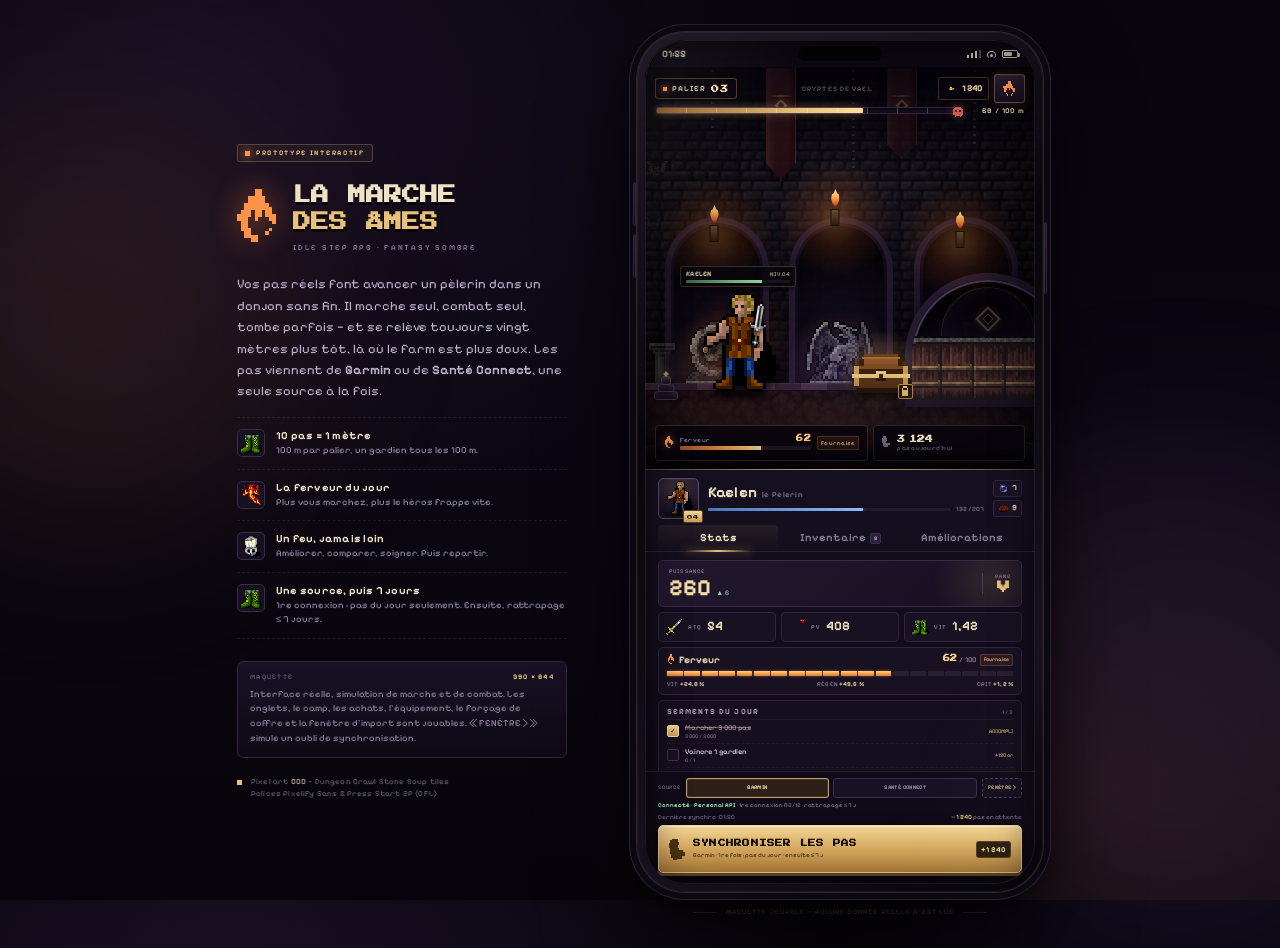
<file: index.html>
<!DOCTYPE html>
<html lang="fr">
<head>
<meta charset="UTF-8">
<meta name="viewport" content="width=device-width, initial-scale=1, viewport-fit=cover">
<meta name="theme-color" content="#0a0710">
<meta name="description" content="La Marche des Âmes — maquette interactive d'un idle step RPG fantasy en pixel art. Vos pas réels font avancer un pèlerin dans un donjon infini.">
<link rel="icon" href="favicon.ico" sizes="any">
<link rel="icon" type="image/png" sizes="16x16" href="favicon-16.png">
<link rel="icon" type="image/png" sizes="32x32" href="favicon-32.png">
<link rel="icon" type="image/png" sizes="48x48" href="favicon-48.png">
<link rel="apple-touch-icon" href="apple-touch-icon.png">
<title>La Marche des Âmes — Maquette interactive</title>
<link rel="stylesheet" href="styles.css">
</head>
<body>
<div class="ambient ambient-a"></div>
<div class="ambient ambient-b"></div>

<main class="stage">

  <!-- ================= PRESENTATION (desktop) ================= -->
  <aside class="intro">
    <div class="introTag"><span></span>PROTOTYPE INTERACTIF</div>
    <div class="brandRow">
      <div class="brandFlame" aria-hidden="true">
        <svg viewBox="0 0 24 32" shape-rendering="crispEdges"><path d="M10 0h4v4h2v4h2v2h2v4h2v6h-2v4h-4v4h-4v2H8v-2H4v-4H2v-6H0v-4h2v-2h2V8h2V4h4V0zm0 12H8v4H6v6h2v4h4v2h4v-2h2v-4h2v-4h-2v-2h-2v-4h-2v4h-2v2H10v-6z" fill="currentColor"/></svg>
      </div>
      <div>
        <h1>LA MARCHE<br><span>DES ÂMES</span></h1>
        <p class="tagline">Idle step RPG · Fantasy sombre</p>
      </div>
    </div>

    <p class="pitch">Vos pas réels font avancer un pèlerin dans un donjon sans fin. Il marche seul, combat seul, tombe parfois — et se relève toujours vingt mètres plus tôt, là où le farm est plus doux. Les pas viennent de <b>Garmin</b> ou de <b>Santé Connect</b>, une seule source à la fois.</p>

    <ul class="featureList">
      <li><span class="feat ico-steps"></span><div><b>10 pas = 1 mètre</b><small>100 m par palier, un gardien tous les 100 m.</small></div></li>
      <li><span class="feat ico-flame"></span><div><b>La ferveur du jour</b><small>Plus vous marchez, plus le héros frappe vite.</small></div></li>
      <li><span class="feat ico-camp"></span><div><b>Un feu, jamais loin</b><small>Améliorer, comparer, soigner. Puis repartir.</small></div></li>
      <li><span class="feat ico-steps"></span><div><b>Une source, puis 7 jours</b><small>1re connexion : pas du jour seulement. Ensuite, rattrapage ≤ 7 jours.</small></div></li>
    </ul>

    <div class="introNote">
      <div class="noteLine"><span>MAQUETTE</span><b>390 × 844</b></div>
      <p>Interface réelle, simulation de marche et de combat. Les onglets, le camp, les achats, l'équipement, le forçage de coffre et la fenêtre d'import sont jouables. « FENÊTRE › » simule un oubli de synchronisation.</p>
    </div>

    <div class="credits">
      <span class="dot"></span>
      <p>Pixel art <b>CC0</b> — Dungeon Crawl Stone Soup tiles<br>Polices Pixelify Sans &amp; Press Start 2P (OFL)</p>
    </div>
  </aside>

  <!-- ================= DEVICE ================= -->
  <div class="deviceWrap">
    <div class="device">
      <div class="sideKey keyPower"></div>
      <div class="sideKey keyVolUp"></div>
      <div class="sideKey keyVolDown"></div>

      <div class="screen" id="screen">
        <!-- BARRE D'ÉTAT -->
        <div class="statusbar">
          <span class="clock">21:47</span>
          <div class="notch"></div>
          <div class="statusIcons">
            <span class="signal"><i></i><i></i><i></i><i></i></span>
            <span class="wifi"></span>
            <span class="battery"><i></i></span>
          </div>
        </div>

        <!-- ================= SCÈNE ================= -->
        <section class="scene" id="scene" aria-label="Scène du donjon">
          <div class="wall"></div>
          <div class="wallShade"></div>

          <div class="arches">
            <div class="arch arch1">
              <img class="archStatue" src="assets/env/statue_ancient_hero.png" alt="">
              <span class="archPedestal"></span>
              <span class="archLight"></span>
            </div>
            <div class="arch arch2">
              <img class="archStatue" src="assets/env/statue_dragon.png" alt="">
              <span class="archPedestal"></span>
              <span class="archLight"></span>
            </div>
            <div class="arch arch3">
              <img class="archStatue" src="assets/env/statue_sword.png" alt="">
              <span class="archPedestal"></span>
              <span class="archLight"></span>
            </div>
          </div>

          <div class="hangBanner hb1"><span class="hbBar"></span><span class="hbCloth"></span><span class="hbRune"></span></div>
          <div class="hangBanner hb2"><span class="hbBar"></span><span class="hbCloth"></span><span class="hbRune"></span></div>
          <div class="chain c1"></div><div class="chain c2"></div><div class="chain c3"></div>

          <div class="column columnLeft"><img src="assets/env/crumbled_column_1.png" alt=""></div>

          <div class="torch torch1"><span class="torchGlow"></span><span class="torchFlame"></span><span class="torchSpark s1"></span><span class="torchSpark s2"></span></div>
          <div class="torch torch2"><span class="torchGlow"></span><span class="torchFlame"></span><span class="torchSpark s1"></span><span class="torchSpark s2"></span></div>
          <div class="torch torch3"><span class="torchGlow"></span><span class="torchFlame"></span><span class="torchSpark s1"></span><span class="torchSpark s2"></span></div>

          <img class="ambientBat bat1" src="assets/mon/bat.png" alt="">
          <img class="ambientBat bat2" src="assets/mon/bat.png" alt="">

          <div class="gateFrame" id="gateFrame">
            <span class="gateRune"></span>
            <span class="gateLabel">GARDIEN</span>
            <div class="gateGlow"></div>
            <div class="gate" id="gate">
              <img src="assets/env/gate_closed_left.png" alt="">
              <img src="assets/env/gate_closed_middle.png" alt="">
              <img src="assets/env/gate_closed_right.png" alt="">
            </div>
          </div>

          <div class="halte" aria-hidden="true"><span></span><span></span><span></span></div>

          <div class="ground">
            <div class="groundTop"></div>
            <div class="groundTiles" id="groundTiles"></div>
            <div class="groundBlood"></div>
            <div class="fgRocks"><span class="r1"></span><span class="r2"></span><span class="r3"></span></div>
          </div>

          <div class="fog fog1"></div>
          <div class="fog fog2"></div>
          <div class="vignette"></div>

          <!-- HUD -->
          <div class="sceneTop">
            <div class="floorChip"><span class="chipDot"></span>PALIER <b id="floorNum">03</b></div>
            <div class="biomeName" id="biomeName">CRYPTES DE VAEL</div>
            <div class="topRight">
              <div class="goldPill"><img src="assets/item/01.png" alt=""><b id="goldTop">1 240</b></div>
              <button class="campBtn" id="campBtn" aria-label="Ouvrir le feu de camp" title="Feu de camp — pause, soin et gestion">
                <svg viewBox="0 0 20 24" shape-rendering="crispEdges" aria-hidden="true"><path d="M8 0h4v4h2v4h2v2h2v6h-2v4h-4v2H8v-2H4v-4H2v-6H0v-2h2V8h2V4h4V0zm0 10H6v4H4v4h2v4h3v1h3v-1h2v-4h1v-4h-1v-2h-2v-2h-1v4H9v-4z" fill="currentColor"/></svg>
              </button>
            </div>
          </div>

          <div class="progressWrap">
            <div class="progressTrack">
              <div class="progressFill" id="progressFill"></div>
              <div class="progressTicks"></div>
              <span class="progressBoss" aria-hidden="true">
                <svg viewBox="0 0 16 16" shape-rendering="crispEdges"><path d="M5 2h6v1h2v2h1v6h-2v2h-1v1h-1v-2H6v2H5v-1H4v-2H2V5h1V3h2V2zm0 4v2h2V6H5zm4 0v2h2V6H9z" fill="currentColor"/></svg>
              </span>
            </div>
            <span class="distLabel" id="distLabel">66 / 100 m</span>
          </div>

          <!-- UNITÉS -->
          <div class="unit heroUnit" id="heroUnit">
            <div class="plate">
              <div class="plateTop"><span class="uName">KAELEN</span><span class="uLevel">NIV.04</span></div>
              <div class="hpTrack"><i id="heroHp"></i></div>
            </div>
            <div class="spriteWrap heroSpriteWrap">
              <img class="sprite heroSprite" src="assets/hero/human.png" alt="Kaelen, le pèlerin">
              <img class="heroBlade" src="assets/hero/broadsword.png" alt="">
              <img class="heroShield" src="assets/hero/buckler_round.png" alt="">
              <span class="ferveurAura"></span>
            </div>
            <div class="unitShadow"></div>
          </div>

          <div class="unit enemyUnit" id="enemyUnit" aria-live="polite">
            <div class="plate enemyPlate">
              <div class="plateTop"><span class="uName" id="enemyName">GOBELIN</span><span class="uLevel" id="enemyLevel">NIV.03</span></div>
              <div class="hpTrack enemyHpTrack"><i id="enemyHp"></i></div>
            </div>
            <div class="spriteWrap enemySpriteWrap">
              <img class="sprite enemySprite" id="enemySprite" src="assets/mon/goblin.png" alt="">
              <span class="eliteTag" id="eliteTag">ÉLITE</span>
            </div>
            <div class="unitShadow"></div>
          </div>

          <!-- COFFRE -->
          <button class="chest" id="chestBtn" aria-label="Ouvrir le coffre">
            <span class="chestGlow"></span>
            <svg class="chestSvg" viewBox="0 0 24 20" shape-rendering="crispEdges" aria-hidden="true">
              <rect x="2" y="6" width="20" height="12" fill="#4a2a13"/>
              <rect x="3" y="7" width="18" height="4" fill="#7a4a22"/>
              <rect x="3" y="11" width="18" height="6" fill="#5c3518"/>
              <rect x="2" y="9" width="20" height="2" fill="#3a1f0d"/>
              <rect x="4" y="4" width="16" height="3" fill="#8a5528"/>
              <rect x="5" y="3" width="14" height="2" fill="#6b3f1d"/>
              <rect x="4" y="4" width="16" height="1" fill="#a56a32"/>
              <rect x="1" y="8" width="2" height="8" fill="#c79a4a"/>
              <rect x="21" y="8" width="2" height="8" fill="#c79a4a"/>
              <rect x="0" y="11" width="24" height="2" fill="#e8c27a"/>
              <rect x="10" y="9" width="4" height="5" fill="#2a1a0e"/>
              <rect x="10" y="10" width="4" height="3" fill="#e8c27a"/>
              <rect x="11" y="11" width="2" height="2" fill="#3a240e"/>
              <rect x="2" y="17" width="20" height="2" fill="#2a160b"/>
              <rect x="3" y="5" width="2" height="3" fill="#3a1f0d"/>
              <rect x="19" y="5" width="2" height="3" fill="#3a1f0d"/>
            </svg>
            <span class="chestLock">
              <svg viewBox="0 0 10 12" shape-rendering="crispEdges"><path d="M3 0h4v1h1v1h1v3H8V3H7V2H3v1H2v2H1V2h1V1h1V0z" fill="currentColor"/><rect x="1" y="5" width="8" height="7" fill="currentColor"/></svg>
            </span>
          </button>

          <div class="fxLayer" id="fxLayer"></div>
          <div class="farmTag" id="farmTag">ZONE DE REPLI · FARM</div>
          <div class="banner" id="banner"><b id="bannerTitle">PALIER SCELLÉ</b><span id="bannerSub">Le chemin s'ouvre</span></div>
          <div class="redFlash" id="redFlash"></div>

          <div class="bottomHud">
            <div class="ferveurPill">
              <span class="ferveurFlame" aria-hidden="true">
                <svg viewBox="0 0 14 18" shape-rendering="crispEdges"><path d="M6 0h2v2h1v2h1v2h1v1h1v4h-1v2h-2v2H6v1H5v-1H3v-2H2v-2H1V8h1V6h1V4h1V2h2V0zm0 7H5v3H4v3h1v2h1v1h2v-1h1v-2h1V9h-1V7H8v2H7V7z" fill="currentColor"/></svg>
              </span>
              <div class="ferveurInfo">
                <div class="ferveurTop"><span>Ferveur</span><b id="ferveurVal">62</b></div>
                <div class="ferveurTrack"><i id="ferveurFill"></i></div>
              </div>
              <span class="ferveurTier" id="ferveurTier">Fournaise</span>
            </div>
            <div class="stepsPill">
              <span class="bootIco" aria-hidden="true">
                <svg viewBox="0 0 12 16" shape-rendering="crispEdges"><path d="M2 0h4v3h1v3H6v2h1v1h4v2H9v2H3v-1H2V8H1V3h1V0z" fill="currentColor"/></svg>
              </span>
              <div><b id="stepsTop">3 124</b><span>pas aujourd'hui</span></div>
            </div>
          </div>
        </section>

        <!-- ================= TABLEAU DE BORD ================= -->
        <section class="dash">
          <header class="dashHead">
            <div class="avatarBox">
              <img src="assets/hero/human.png" alt="Avatar de Kaelen">
              <span class="avatarLvl" id="avatarLvl">04</span>
            </div>
            <div class="identity">
              <div class="nameRow"><b>Kaelen</b><span class="heroTitle">le Pèlerin</span></div>
              <div class="xpRow">
                <div class="xpTrack"><i id="xpFill"></i></div>
                <span id="xpText">132 / 207</span>
              </div>
            </div>
            <div class="wallet">
              <span class="resPill" title="Éclats d'âme"><img src="assets/item/misc_crystal.png" alt=""><b id="shardsTop">7</b></span>
              <span class="resPill" title="Rations"><img src="assets/item/meat_ration.png" alt=""><b id="rationsTop">9</b></span>
            </div>
          </header>

          <nav class="tabs" role="tablist">
            <button class="tab active" data-tab="stats" role="tab" aria-selected="true">Stats</button>
            <button class="tab" data-tab="inventory" role="tab" aria-selected="false">Inventaire<span class="tabBadge" id="invCount">8</span></button>
            <button class="tab" data-tab="upgrades" role="tab" aria-selected="false">Améliorations</button>
          </nav>

          <div class="panelScroll" id="panelScroll">
            <!-- STATS -->
            <section class="tabPanel active" id="panel-stats" role="tabpanel">
              <div class="powerCard">
                <div>
                  <span class="eyebrow">PUISSANCE</span>
                  <div class="powerValue"><b id="powerVal">128</b><span class="powerTrend" id="powerTrend">▲ 6</span></div>
                </div>
                <div class="powerRank"><span>RANG</span><b>V</b></div>
              </div>

              <div class="statRow">
                <div class="statCard">
                  <img src="assets/item/long_sword3.png" alt="">
                  <span>ATQ</span><b id="statAtk">54</b>
                </div>
                <div class="statCard">
                  <img src="assets/fx/heart.png" alt="">
                  <span>PV</span><b id="statHp">408</b>
                </div>
                <div class="statCard">
                  <img src="assets/item/boots4_green.png" alt="">
                  <span>VIT</span><b id="statVit">1,14</b>
                </div>
              </div>

              <div class="ferveurCard">
                <div class="ferveurCardTop">
                  <span class="miniFlame">
                    <svg viewBox="0 0 14 18" shape-rendering="crispEdges"><path d="M6 0h2v2h1v2h1v2h1v1h1v4h-1v2h-2v2H6v1H5v-1H3v-2H2v-2H1V8h1V6h1V4h1V2h2V0zm0 7H5v3H4v3h1v2h1v1h2v-1h1v-2h1V9h-1V7H8v2H7V7z" fill="currentColor"/></svg>
                  </span>
                  <b>Ferveur</b>
                  <span class="ferveurCardVal"><b id="ferveurCardVal">62</b> / 100</span>
                  <span class="tierChip" id="ferveurCardTier">Fournaise</span>
                </div>
                <div class="segGauge" id="segGauge" aria-hidden="true"></div>
                <div class="ferveurBonus">
                  <span>VIT <b id="bonusVit">+24,8 %</b></span>
                  <span>RÉGÉN <b id="bonusRegen">+49,6 %</b></span>
                  <span>CRIT <b id="bonusCrit">+1,2 %</b></span>
                </div>
              </div>

              <div class="oathCard">
                <div class="cardHead"><b>Serments du jour</b><span id="oathCount">1 / 3</span></div>
                <div class="oathList" id="oathList"></div>
              </div>

              <div class="journalCard">
                <div class="cardHead"><b>Journal</b><span>3 récents</span></div>
                <div class="journalList" id="journalList"></div>
              </div>
            </section>

            <!-- INVENTAIRE -->
            <section class="tabPanel" id="panel-inventory" role="tabpanel">
              <div class="invHead">
                <b>Équipement</b>
                <span>Puissance <b id="invPower">128</b></span>
              </div>
              <div class="slots" id="equipSlots"></div>
              <div class="invSubHead">
                <b>Butin <span id="invSubCount">8 objets</span></b>
                <button class="btnSmall" id="sellCommons">VENDRE LES COMMUNS</button>
              </div>
              <div class="invGrid" id="invGrid"></div>
              <p class="invHint">Touchez un objet pour comparer · Coffre de camp <b id="stashInfo">8 / 20</b></p>
            </section>

            <!-- AMÉLIORATIONS -->
            <section class="tabPanel" id="panel-upgrades" role="tabpanel">
              <div class="upHead">
                <div><span class="eyebrow">FEU DE CAMP</span><b>Forger la marche</b></div>
                <span class="upGold"><img src="assets/item/01.png" alt=""><b id="upGold">1 240</b></span>
              </div>
              <div class="upList" id="upList"></div>
              <div class="nextBoss" id="nextBoss"></div>
            </section>
          </div>

          <footer class="syncBar">
            <div class="sourceBar">
              <span class="sourceLbl">SOURCE</span>
              <div class="sourceChips" id="sourceChips" role="group" aria-label="Source de pas">
                <button class="sourceChip active" data-source="garmin" aria-pressed="true">GARMIN</button>
                <button class="sourceChip" data-source="health" aria-pressed="false">SANTÉ CONNECT</button>
              </div>
              <button class="windowBtn" id="windowBtn" aria-label="Voir la fenêtre d'import">FENÊTRE ›</button>
            </div>
            <p class="sourceState" id="sourceState">Connecté · Personal API · 1re connexion 15/11</p>
            <div class="syncMeta">
              <span id="lastSync">Dernière synchro · 21:42</span>
              <span class="pendingSteps">≈ <b id="unsynced">1 240</b> pas en attente</span>
            </div>
            <button class="syncBtn" id="syncBtn">
              <span class="syncIcon" aria-hidden="true">
                <svg viewBox="0 0 18 22" shape-rendering="crispEdges"><path d="M3 0h6v3h2v3h-2v3h2v2h4v3h2v4h-3v3H8v1H4v-2H2v-4H1V9H0V4h1V1h2V0z" fill="currentColor"/></svg>
              </span>
              <span class="syncText"><b>SYNCHRONISER LES PAS</b><small id="syncSub">Garmin · 1re fois : pas du jour · ensuite ≤ 7 j</small></span>
              <span class="syncBadge" id="syncBadge">+1 240</span>
            </button>
          </footer>
        </section>

        <!-- ================= CAMPEMENT ================= -->
        <div class="campOverlay hidden" id="campOverlay">
          <div class="campSky">
            <div class="campStars" id="campStars"></div>
            <div class="moon"></div>
            <div class="campTrees">
              <img src="assets/env/tree1_red.png" alt="" class="ctree t1">
              <img src="assets/env/tree1_red.png" alt="" class="ctree t2">
              <img src="assets/env/tree1_red.png" alt="" class="ctree t3">
            </div>
            <div class="tent">
              <div class="tentBody"></div>
              <div class="tentDoor"></div>
              <span class="tentPole"></span>
            </div>
            <div class="campFire">
              <span class="fireGlow"></span>
              <span class="fireFlame f1"></span>
              <span class="fireFlame f2"></span>
              <span class="fireFlame f3"></span>
              <span class="fireSparks"></span>
              <span class="log log1"></span>
              <span class="log log2"></span>
            </div>
            <img class="campHero" src="assets/hero/human.png" alt="Kaelen au repos">
            <button class="campClose" id="campClose" aria-label="Fermer le camp">×</button>
            <div class="campSceneTitle">
              <span>LE FEU VEILLE</span>
              <small>L'expédition est en pause</small>
            </div>
            <div class="campPending"><span class="bootIco small"></span><b id="campPending">0</b> pas en attente</div>
          </div>

          <div class="campPanel">
            <div class="campSums">
              <div><span>Palier</span><b id="campFloor">03</b></div>
              <div><span>Distance</span><b id="campDist">62 m</b></div>
              <div><span>Ferveur</span><b id="campFerv">62</b></div>
            </div>
            <div class="campActions">
              <button class="campAction" id="restBtn">
                <img src="assets/item/meat_ration.png" alt="">
                <span class="caText"><b>Se reposer</b><small>+40 % PV · 1 ration</small></span>
                <span class="caCount" id="restCount">9</span>
              </button>
              <button class="campAction" id="shardBtn">
                <img src="assets/item/misc_crystal.png" alt="">
                <span class="caText"><b>Se ressourcer</b><small>PV complets · 1 éclat</small></span>
                <span class="caCount" id="shardCount">7</span>
              </button>
              <button class="campAction" id="campInvBtn">
                <img src="assets/item/scale_mail1.png" alt="">
                <span class="caText"><b>Gérer l'équipement</b><small>Comparer, équiper, vendre</small></span>
                <span class="caArrow">›</span>
              </button>
            </div>
            <button class="resumeBtn" id="resumeBtn">REPRENDRE L'EXPÉDITION</button>
            <div class="campJournal">
              <div class="campTipHead"><span>DERNIÈRES BRAISES</span><em>JOURNAL</em></div>
              <div class="campJournalList" id="campJournalList"></div>
            </div>
            <div class="campRun">
              <div><span>PAS DU JOUR</span><b id="campSteps">3 130</b></div>
              <div><span>OR GAGNÉ</span><b id="campGoldEarned">0</b></div>
              <div><span>GARDIENS</span><b id="campBossKills">0</b></div>
            </div>
            <div class="campTip">
              <div class="campTipHead"><span>CONSEIL DU FEU</span><em>VEILLÉE</em></div>
              <p>« La défaite n'est qu'un détour. Vingt mètres en arrière, les ennemis sont plus faibles — et l'or coule encore. »</p>
              <small id="campLastEvent">Dernière braise · Palier 2 scellé</small>
            </div>
          </div>
        </div>

        <!-- ================= FICHE OBJET ================= -->
        <div class="sheetWrap hidden" id="itemSheet">
          <div class="scrim" data-close="item"></div>
          <div class="sheet">
            <div class="sheetHandle"></div>
            <div class="sheetHead">
              <div class="sheetIcon rarity-rare" id="sheetIconWrap"><img id="sheetIcon" src="assets/item/greatsword1.png" alt=""></div>
              <div class="sheetTitle">
                <span class="rarityTag" id="sheetRarity">RARE</span>
                <h3 id="sheetName">Épée ancienne</h3>
                <span id="sheetMeta">Arme · Niv. 4</span>
              </div>
              <button class="sheetClose" data-close="item" aria-label="Fermer">×</button>
            </div>
            <div class="sheetStats" id="sheetStats"></div>
            <div class="compareBox">
              <div class="cmpCol"><span>ÉQUIPÉ</span><b id="cmpEq">+14 ATQ</b></div>
              <div class="cmpArrow">→</div>
              <div class="cmpCol"><span>NOUVEAU</span><b id="cmpNew">+24 ATQ</b></div>
            </div>
            <div class="deltaRow" id="sheetDeltas"></div>
            <div class="sheetActions">
              <button class="btnGhost" id="sellBtn">VENDRE <span id="sellVal">+64 or</span></button>
              <button class="btnGold" id="equipBtn">ÉQUIPER</button>
            </div>
          </div>
        </div>

        <!-- ================= FICHE COFFRE ================= -->
        <div class="sheetWrap hidden" id="chestSheet">
          <div class="scrim" data-close="chest"></div>
          <div class="sheet chestSheet">
            <div class="sheetHandle"></div>
            <div class="chestArt">
              <span class="chestArtGlow"></span>
              <svg class="chestSvg large" viewBox="0 0 24 20" shape-rendering="crispEdges" aria-hidden="true">
                <rect x="2" y="6" width="20" height="12" fill="#4a2a13"/>
                <rect x="3" y="7" width="18" height="4" fill="#7a4a22"/>
                <rect x="3" y="11" width="18" height="6" fill="#5c3518"/>
                <rect x="2" y="9" width="20" height="2" fill="#3a1f0d"/>
                <rect x="4" y="4" width="16" height="3" fill="#8a5528"/>
                <rect x="5" y="3" width="14" height="2" fill="#6b3f1d"/>
                <rect x="4" y="4" width="16" height="1" fill="#a56a32"/>
                <rect x="1" y="8" width="2" height="8" fill="#c79a4a"/>
                <rect x="21" y="8" width="2" height="8" fill="#c79a4a"/>
                <rect x="0" y="11" width="24" height="2" fill="#e8c27a"/>
                <rect x="10" y="9" width="4" height="5" fill="#2a1a0e"/>
                <rect x="10" y="10" width="4" height="3" fill="#e8c27a"/>
                <rect x="11" y="11" width="2" height="2" fill="#3a240e"/>
                <rect x="2" y="17" width="20" height="2" fill="#2a160b"/>
                <rect x="3" y="5" width="2" height="3" fill="#3a1f0d"/>
                <rect x="19" y="5" width="2" height="3" fill="#3a1f0d"/>
              </svg>
            </div>
            <span class="rarityTag" id="chestRarity">COFFRE DE FER</span>
            <h3 id="chestTitle">Serrure de 400 pas</h3>
            <p class="chestDesc" id="chestDesc">Consacrer vos pas fige la marche jusqu'à l'ouverture. La progression de la serrure est conservée.</p>
            <div class="lockGauge"><i id="chestProgress"></i></div>
            <div class="lockMeta"><span id="chestCount">0 / 400 pas</span><span id="chestRewards">180 or · 1 objet rare</span></div>
            <div class="sheetActions">
              <button class="btnGhost" data-close="chest">PLUS TARD</button>
              <button class="btnGold" id="chestForce">CONSACRER MES PAS</button>
            </div>
          </div>
        </div>

        <!-- ================= FENÊTRE D'IMPORT ================= -->
        <div class="sheetWrap hidden" id="syncSheet">
          <div class="scrim" data-close="sync"></div>
          <div class="sheet syncSheet">
            <div class="sheetHandle"></div>
            <div class="sheetHead">
              <div class="sheetIcon"><img src="assets/item/misc_crystal.png" alt=""></div>
              <div class="sheetTitle">
                <span class="rarityTag" id="syncSourceTag">GARMIN</span>
                <h3>Fenêtre d'import</h3>
                <span id="syncSourceMeta">Connecté · Personal API</span>
              </div>
              <button class="sheetClose" data-close="sync" aria-label="Fermer">×</button>
            </div>
            <p class="syncIntro">La première synchronisation ne crédite que les <b>pas du jour</b>. Ensuite, le jeu rattrape jusqu'à <b>7 jours</b>, jamais avant la <b>date de première connexion</b>.</p>
            <ul class="syncRules">
              <li><b>Première connexion</b> — <span id="syncStart">15/11/2026</span> · les jours antérieurs ne sont jamais crédités.</li>
              <li><b>Fenêtre</b> — 7 derniers jours, plafond <b>100 000 pas</b> par synchronisation, chaque jour compté une fois.</li>
            </ul>
            <div class="dayList" id="dayList"></div>
            <p class="syncSheetState" id="syncSheetState">Garmin · clé personnelle · jeton 24 h</p>
            <div class="sheetActions">
              <button class="btnGhost" id="missedBtn">SIMULER UN OUBLI</button>
              <button class="btnGold" id="syncSheetBtn">SYNCHRONISER</button>
            </div>
            <p class="syncFoot">Changer de source ne recrédite pas les pas déjà comptés : le premier import de la nouvelle source sert de base. La maquette démarre 3 jours après la première connexion.</p>
          </div>
        </div>

        <div class="toast" id="toast"></div>
      </div>
    </div>
    <div class="deviceCaption"><span></span>Maquette jouable — aucune donnée réelle n'est lue<span></span></div>
  </div>
</main>

<script src="game.js"></script>
</body>
</html>
</file>
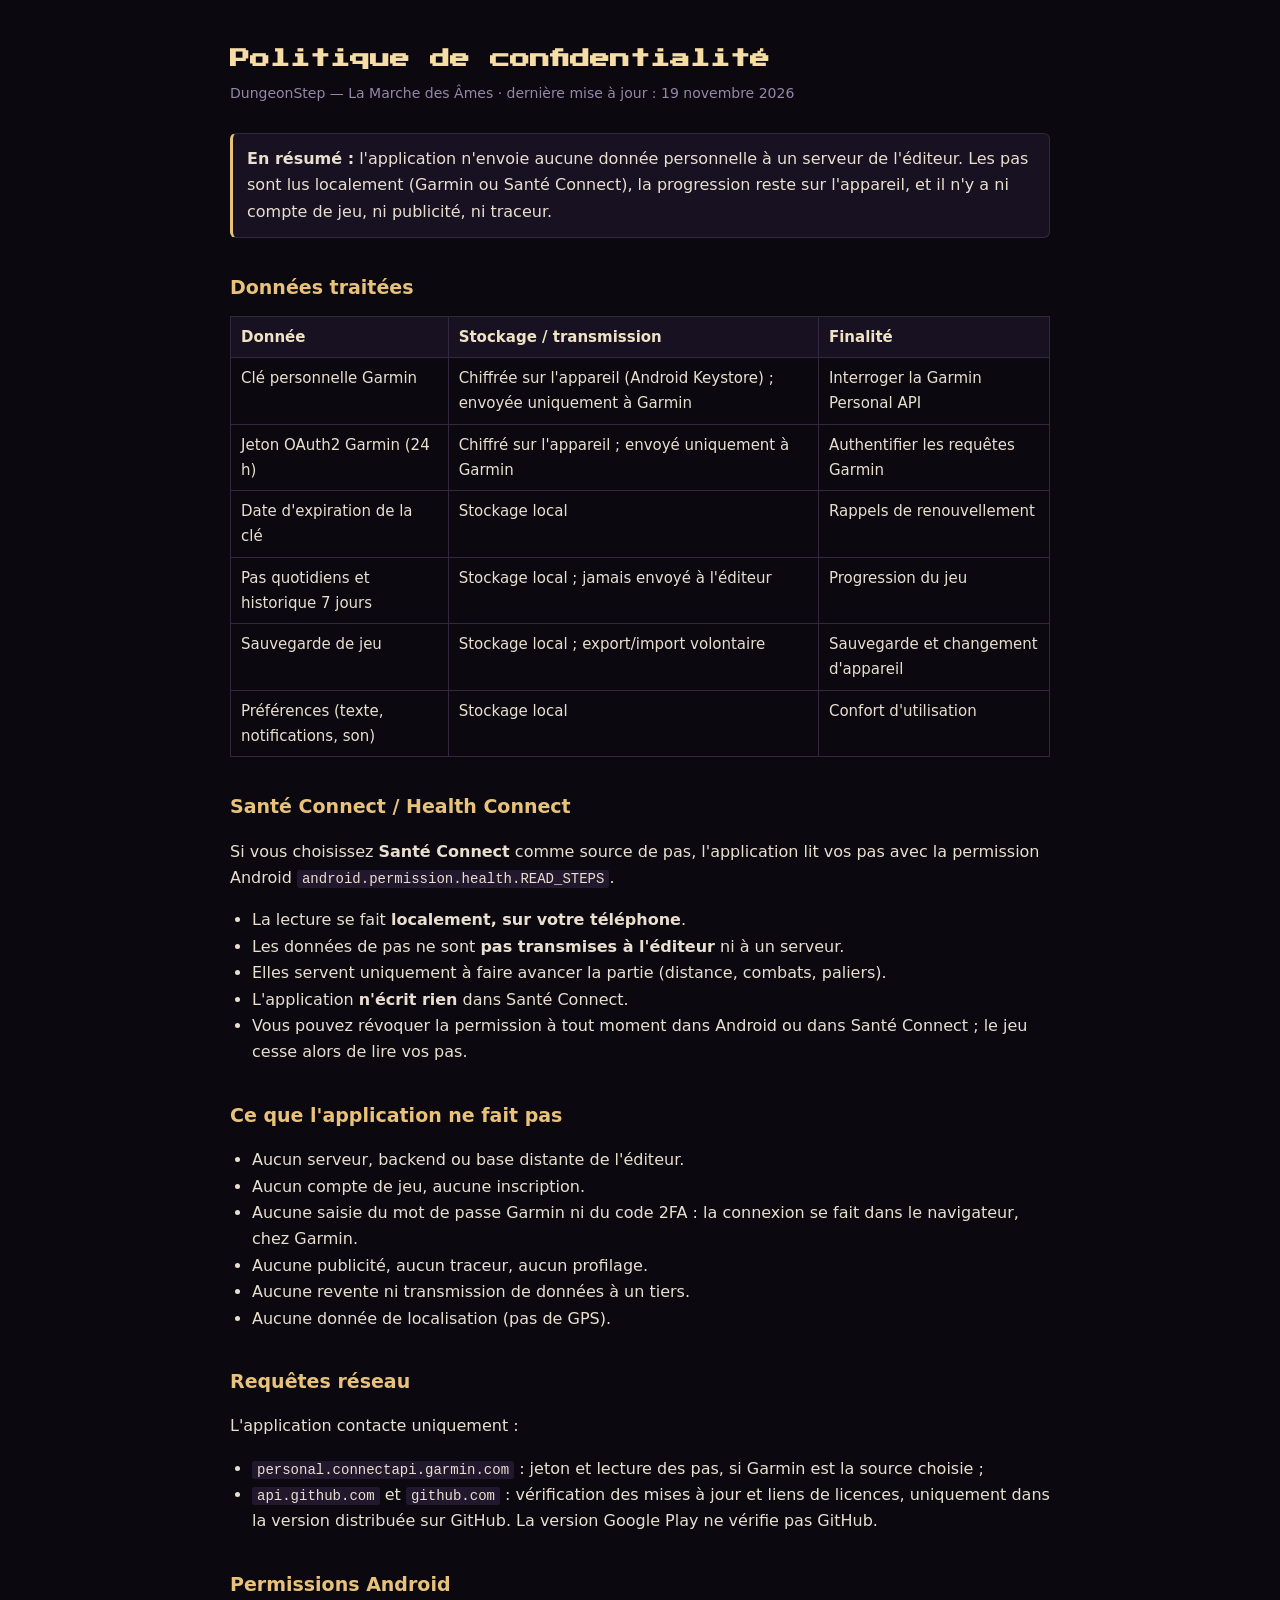
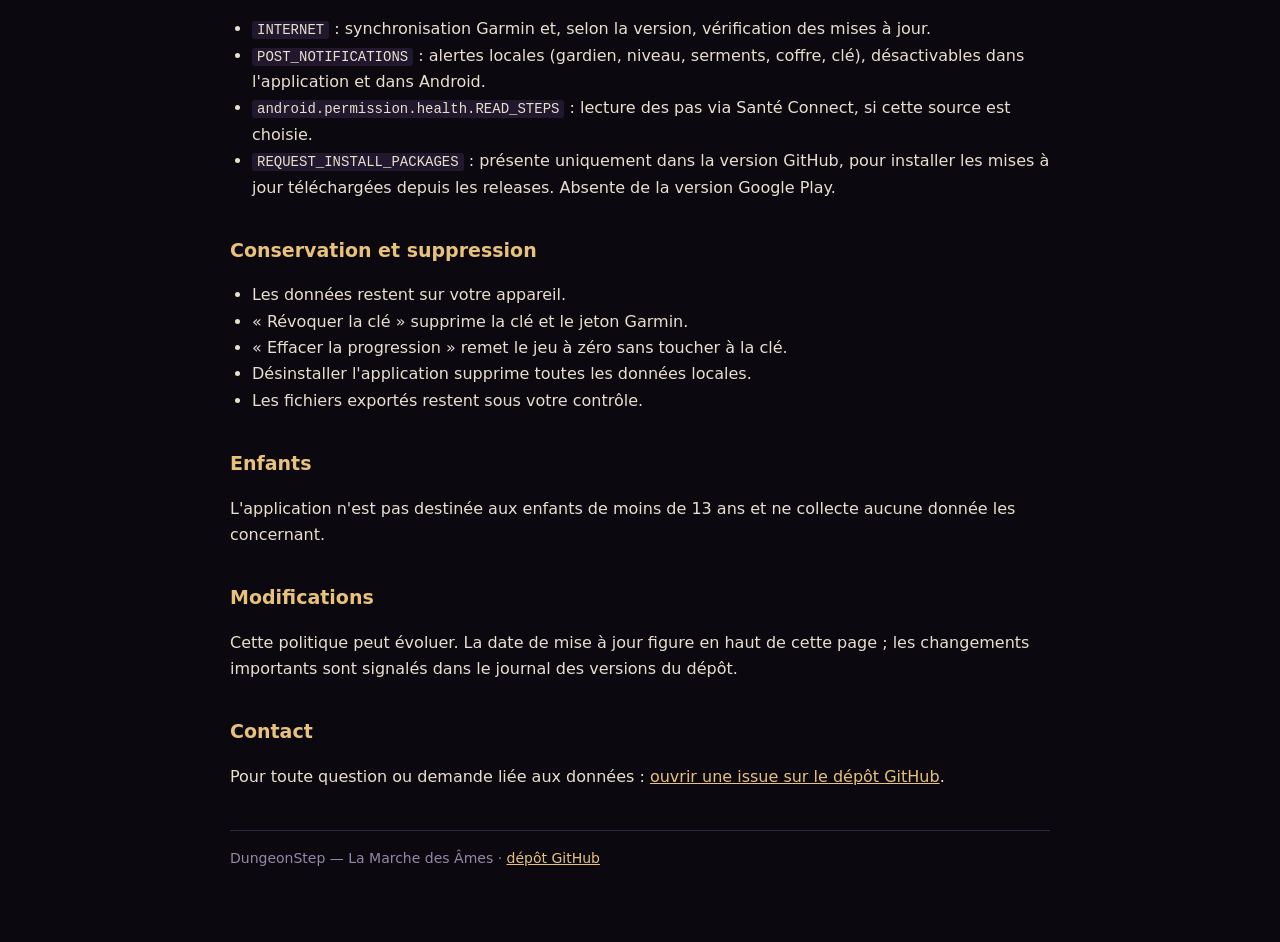
<file: privacy/index.html>
<!DOCTYPE html>
<html lang="fr">
<head>
<meta charset="UTF-8">
<meta name="viewport" content="width=device-width, initial-scale=1">
<title>Politique de confidentialité — DungeonStep</title>
<style>
  @font-face {
    font-family: 'Press';
    src: url('../assets/fonts/press-start-2p.woff2') format('woff2');
    font-display: swap;
  }
  body {
    margin: 0; background: #0b0810; color: #e9dfcf;
    font-family: system-ui, -apple-system, Segoe UI, Roboto, sans-serif;
    line-height: 1.65;
  }
  main { max-width: 820px; margin: 0 auto; padding: 44px 22px 72px; }
  h1 {
    font-family: 'Press', monospace; font-size: 20px; line-height: 1.5;
    color: #f6dda6; margin: 0 0 8px;
  }
  .sub { color: #9587a8; font-size: 14px; margin: 0 0 28px; }
  h2 { color: #e8c27a; font-size: 19px; margin: 34px 0 10px; }
  p, li { font-size: 16px; }
  ul { padding-left: 22px; }
  a { color: #e8c27a; }
  table { width: 100%; border-collapse: collapse; margin: 12px 0; font-size: 15px; }
  th, td { border: 1px solid #33263f; padding: 8px 10px; text-align: left; vertical-align: top; }
  th { background: #171121; color: #f0e2c4; }
  .note {
    background: #171121; border: 1px solid #33263f; border-left: 3px solid #e8c27a;
    padding: 12px 14px; border-radius: 6px; margin: 16px 0;
  }
  code { background: #21182d; padding: 1px 5px; border-radius: 3px; font-size: 14px; }
  footer { margin-top: 40px; padding-top: 16px; border-top: 1px solid #33263f; color: #9587a8; font-size: 14px; }
</style>
</head>
<body>
<main>
  <h1>Politique de confidentialité</h1>
  <p class="sub">DungeonStep — La Marche des Âmes · dernière mise à jour : 19 novembre 2026</p>

  <div class="note">
    <strong>En résumé :</strong> l'application n'envoie aucune donnée personnelle à un serveur de l'éditeur.
    Les pas sont lus localement (Garmin ou Santé Connect), la progression reste sur l'appareil,
    et il n'y a ni compte de jeu, ni publicité, ni traceur.
  </div>

  <h2>Données traitées</h2>
  <table>
    <tr><th>Donnée</th><th>Stockage / transmission</th><th>Finalité</th></tr>
    <tr><td>Clé personnelle Garmin</td><td>Chiffrée sur l'appareil (Android Keystore) ; envoyée uniquement à Garmin</td><td>Interroger la Garmin Personal API</td></tr>
    <tr><td>Jeton OAuth2 Garmin (24 h)</td><td>Chiffré sur l'appareil ; envoyé uniquement à Garmin</td><td>Authentifier les requêtes Garmin</td></tr>
    <tr><td>Date d'expiration de la clé</td><td>Stockage local</td><td>Rappels de renouvellement</td></tr>
    <tr><td>Pas quotidiens et historique 7 jours</td><td>Stockage local ; jamais envoyé à l'éditeur</td><td>Progression du jeu</td></tr>
    <tr><td>Sauvegarde de jeu</td><td>Stockage local ; export/import volontaire</td><td>Sauvegarde et changement d'appareil</td></tr>
    <tr><td>Préférences (texte, notifications, son)</td><td>Stockage local</td><td>Confort d'utilisation</td></tr>
  </table>

  <h2>Santé Connect / Health Connect</h2>
  <p>
    Si vous choisissez <strong>Santé Connect</strong> comme source de pas, l'application lit vos pas
    avec la permission Android <code>android.permission.health.READ_STEPS</code>.
  </p>
  <ul>
    <li>La lecture se fait <strong>localement, sur votre téléphone</strong>.</li>
    <li>Les données de pas ne sont <strong>pas transmises à l'éditeur</strong> ni à un serveur.</li>
    <li>Elles servent uniquement à faire avancer la partie (distance, combats, paliers).</li>
    <li>L'application <strong>n'écrit rien</strong> dans Santé Connect.</li>
    <li>Vous pouvez révoquer la permission à tout moment dans Android ou dans Santé Connect ;
        le jeu cesse alors de lire vos pas.</li>
  </ul>

  <h2>Ce que l'application ne fait pas</h2>
  <ul>
    <li>Aucun serveur, backend ou base distante de l'éditeur.</li>
    <li>Aucun compte de jeu, aucune inscription.</li>
    <li>Aucune saisie du mot de passe Garmin ni du code 2FA : la connexion se fait dans le navigateur, chez Garmin.</li>
    <li>Aucune publicité, aucun traceur, aucun profilage.</li>
    <li>Aucune revente ni transmission de données à un tiers.</li>
    <li>Aucune donnée de localisation (pas de GPS).</li>
  </ul>

  <h2>Requêtes réseau</h2>
  <p>L'application contacte uniquement :</p>
  <ul>
    <li><code>personal.connectapi.garmin.com</code> : jeton et lecture des pas, si Garmin est la source choisie ;</li>
    <li><code>api.github.com</code> et <code>github.com</code> : vérification des mises à jour et liens de licences,
        uniquement dans la version distribuée sur GitHub. La version Google Play ne vérifie pas GitHub.</li>
  </ul>

  <h2>Permissions Android</h2>
  <ul>
    <li><code>INTERNET</code> : synchronisation Garmin et, selon la version, vérification des mises à jour.</li>
    <li><code>POST_NOTIFICATIONS</code> : alertes locales (gardien, niveau, serments, coffre, clé),
        désactivables dans l'application et dans Android.</li>
    <li><code>android.permission.health.READ_STEPS</code> : lecture des pas via Santé Connect, si cette source est choisie.</li>
    <li><code>REQUEST_INSTALL_PACKAGES</code> : présente uniquement dans la version GitHub, pour installer
        les mises à jour téléchargées depuis les releases. Absente de la version Google Play.</li>
  </ul>

  <h2>Conservation et suppression</h2>
  <ul>
    <li>Les données restent sur votre appareil.</li>
    <li>« Révoquer la clé » supprime la clé et le jeton Garmin.</li>
    <li>« Effacer la progression » remet le jeu à zéro sans toucher à la clé.</li>
    <li>Désinstaller l'application supprime toutes les données locales.</li>
    <li>Les fichiers exportés restent sous votre contrôle.</li>
  </ul>

  <h2>Enfants</h2>
  <p>L'application n'est pas destinée aux enfants de moins de 13 ans et ne collecte aucune donnée les concernant.</p>

  <h2>Modifications</h2>
  <p>Cette politique peut évoluer. La date de mise à jour figure en haut de cette page ; les changements
     importants sont signalés dans le journal des versions du dépôt.</p>

  <h2>Contact</h2>
  <p>Pour toute question ou demande liée aux données :
     <a href="https://github.com/brunothesatellite/idle-step-rpg/issues">ouvrir une issue sur le dépôt GitHub</a>.</p>

  <footer>
    DungeonStep — La Marche des Âmes · <a href="https://github.com/brunothesatellite/idle-step-rpg">dépôt GitHub</a>
  </footer>
</main>
</body>
</html>
</file>
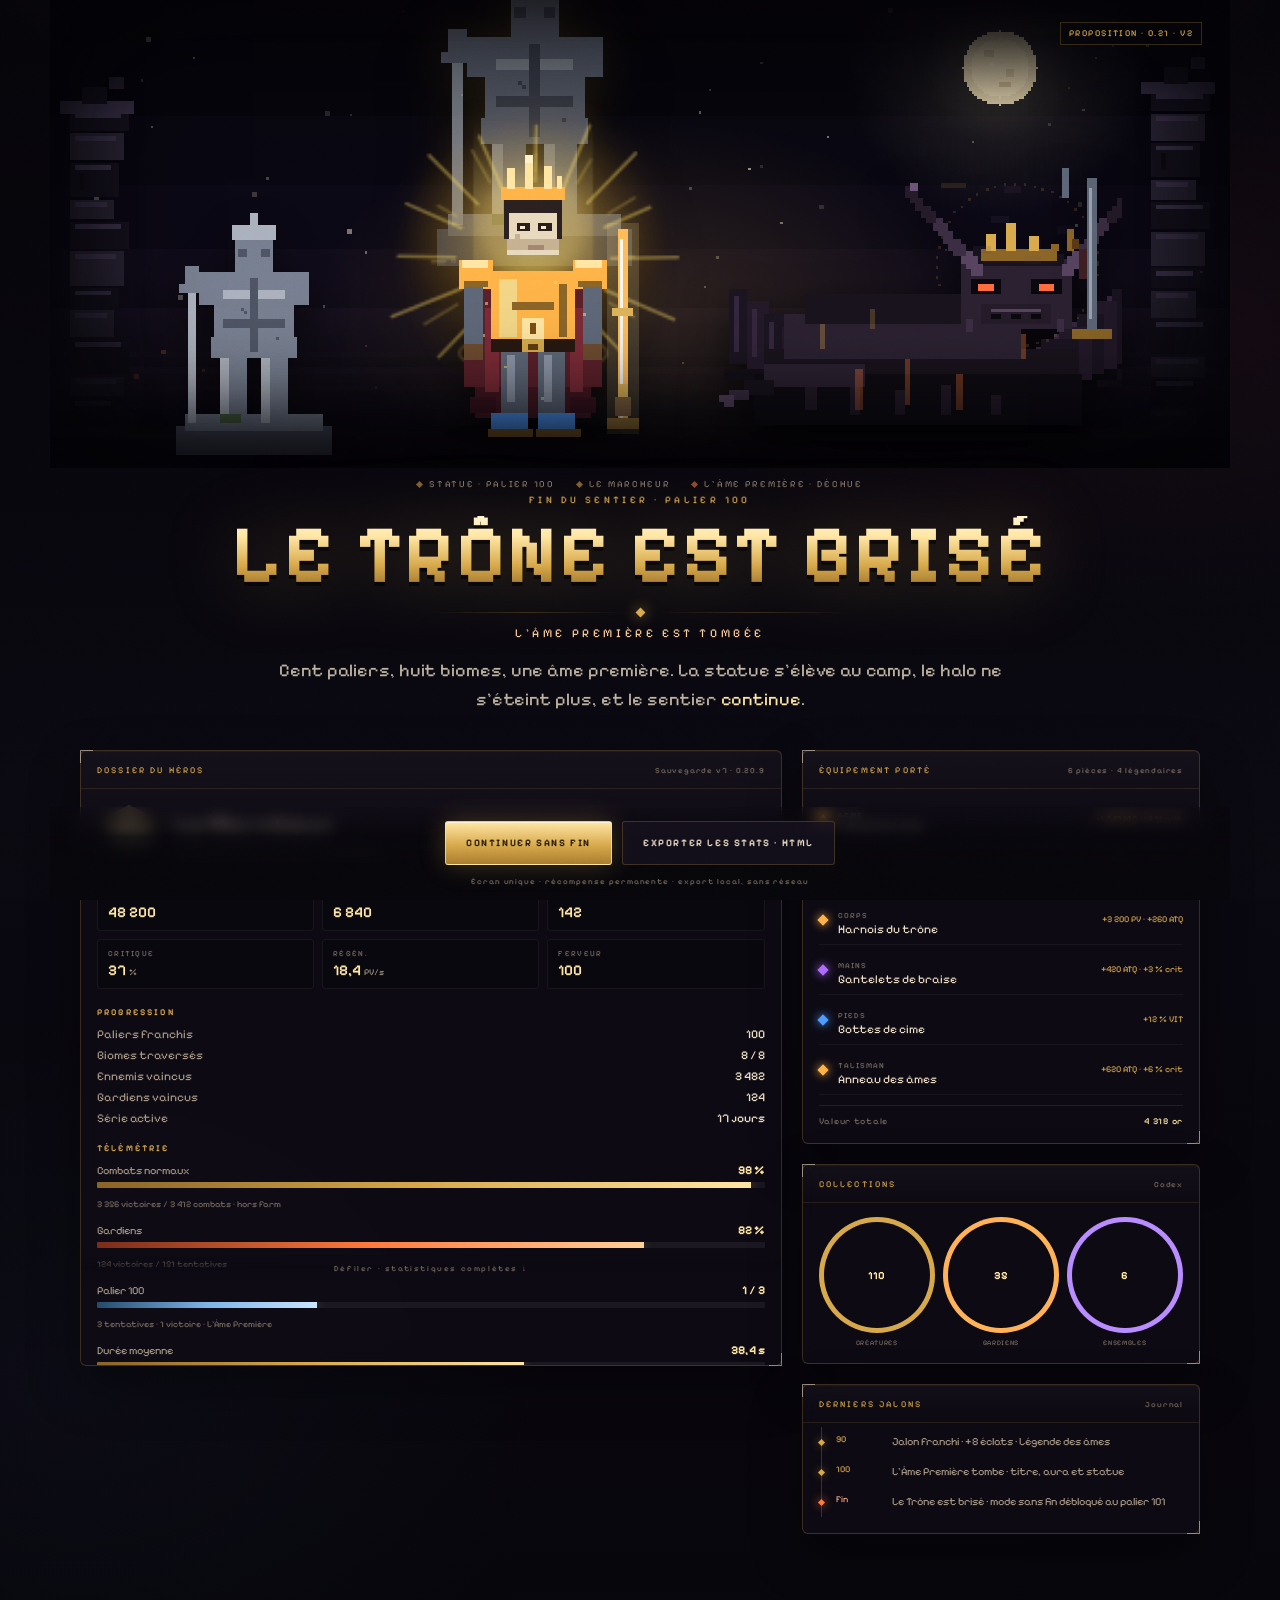
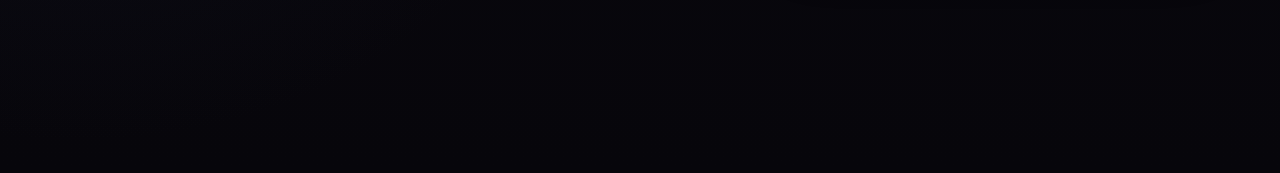
<file: docs/ecran-fin-v2.html>
<!doctype html>
<html lang="fr">
<head>
<meta charset="utf-8">
<meta name="viewport" content="width=device-width, initial-scale=1, viewport-fit=cover">
<meta name="theme-color" content="#07060b">
<title>Marche — Écran de fin · proposition v2</title>
<style>
  /* Pixelify Sans — SIL Open Font License 1.1 (assets/fonts/licenses). */
  @font-face {
    font-family: "Pixelify Sans";
    src: url("[data-uri]") format("woff2");
    font-weight: 400 700;
    font-style: normal;
    font-display: swap;
  }

  :root {
    --ink: #07060b;
    --ink-2: #0d0a14;
    --ink-3: #14101d;
    --panel: rgba(16, 12, 22, .78);
    --panel-2: rgba(24, 18, 32, .7);
    --line: rgba(216, 169, 75, .22);
    --line-soft: rgba(216, 169, 75, .12);
    --gold: #d8a94b;
    --gold-hi: #ffe6a3;
    --gold-deep: #8a6426;
    --ember: #ff7a3d;
    --ember-soft: rgba(255, 122, 61, .18);
    --blood: #7d2630;
    --parchment: #ecdfc6;
    --muted: #a89a86;
    --muted-2: #7c7162;
    --green: #7fc98b;
    --blue: #7db4e8;
    --violet: #b98cff;
    --orange: #ffb257;
    --radius: 6px;
    --max: 1180px;
    --display: "Pixelify Sans", Georgia, serif;
    --ui: "Pixelify Sans", system-ui, sans-serif;
    --mono: "Pixelify Sans", "Cascadia Mono", monospace;
  }

  * { box-sizing: border-box; }

  html { scroll-behavior: smooth; }

  body {
    margin: 0;
    min-height: 100vh;
    color: var(--parchment);
    background:
      radial-gradient(1200px 600px at 50% -10%, rgba(120, 74, 22, .22), transparent 62%),
      radial-gradient(900px 500px at 92% 18%, rgba(78, 30, 44, .18), transparent 60%),
      radial-gradient(800px 600px at 6% 78%, rgba(30, 40, 66, .16), transparent 60%),
      linear-gradient(180deg, #050409 0%, #0a0810 45%, #07060b 100%);
    font-family: var(--ui);
    overflow-x: hidden;
  }

  body::before {
    content: "";
    position: fixed;
    inset: 0;
    pointer-events: none;
    z-index: 40;
    opacity: .16;
    background-image: url("data:image/svg+xml,%3Csvg xmlns='http://www.w3.org/2000/svg' width='180' height='180'%3E%3Cfilter id='n'%3E%3CfeTurbulence type='fractalNoise' baseFrequency='.9' numOctaves='2' stitchTiles='stitch'/%3E%3C/filter%3E%3Crect width='100%25' height='100%25' filter='url(%23n)' opacity='.5'/%3E%3C/svg%3E");
    mix-blend-mode: overlay;
  }

  .sr-only {
    position: absolute;
    width: 1px;
    height: 1px;
    padding: 0;
    margin: -1px;
    overflow: hidden;
    clip: rect(0 0 0 0);
    white-space: nowrap;
    border: 0;
  }

  .only-mobile { display: none; }

  .ending {
    position: relative;
    width: min(100%, var(--max));
    margin: 0 auto;
    padding: 0 clamp(14px, 3vw, 30px) 120px;
  }

  /* ---------- Scène ---------- */

  .scene {
    position: relative;
    height: clamp(340px, 52vh, 560px);
    margin: 0 calc(clamp(14px, 3vw, 30px) * -1);
    overflow: hidden;
    isolation: isolate;
  }

  .scene::before {
    content: "";
    position: absolute;
    inset: 0;
    z-index: 1;
    pointer-events: none;
    background:
      radial-gradient(460px 260px at 50% 64%, rgba(255, 196, 80, .13), transparent 70%),
      linear-gradient(180deg, rgba(5, 4, 9, .9) 0%, transparent 26%),
      linear-gradient(0deg, var(--ink) 0%, rgba(7, 6, 11, .78) 12%, transparent 42%);
  }

  .scene::after {
    content: "";
    position: absolute;
    inset: 0;
    z-index: 4;
    pointer-events: none;
    box-shadow:
      inset 0 0 120px 34px rgba(3, 2, 6, .8),
      inset 0 -40px 80px rgba(3, 2, 6, .8);
  }

  #sky {
    position: absolute;
    inset: 0;
    width: 100%;
    height: 100%;
    image-rendering: pixelated;
    object-fit: cover;
  }

  .figures {
    position: absolute;
    z-index: 3;
    left: 50%;
    bottom: clamp(4px, 1.4vh, 14px);
    transform: translateX(-50%);
    display: flex;
    align-items: flex-end;
    justify-content: center;
    gap: clamp(2px, 3vw, 54px);
    width: 100%;
    max-width: 980px;
    padding: 0 8px;
  }

  .figure {
    position: relative;
    display: flex;
    flex-direction: column;
    align-items: center;
    filter: drop-shadow(0 18px 22px rgba(0, 0, 0, .65));
  }

  .figure canvas {
    display: block;
    width: 100%;
    height: auto;
    image-rendering: pixelated;
  }

  .figure.statue { width: clamp(62px, 15vw, 240px); opacity: .84; }
  .figure.statue img {
    display: block;
    width: 100%;
    height: auto;
    image-rendering: pixelated;
  }
  .figure.boss { width: clamp(148px, 32vw, 430px); }
  .figure.hero {
    width: clamp(116px, 24vw, 300px);
    z-index: 2;
  }

  /* Statue réelle du palier 100, en monument derrière le héros. */
  .hero-statue {
    position: absolute;
    z-index: 0;
    left: 50%;
    bottom: 45%;
    width: 80%;
    height: auto;
    transform: translateX(-50%);
    image-rendering: pixelated;
    opacity: .55;
    filter:
      drop-shadow(0 0 24px rgba(255, 196, 80, .26))
      drop-shadow(0 10px 22px rgba(0, 0, 0, .75));
    pointer-events: none;
  }

  /* Aura dorée du palier 100 (GoldenAura), derrière le héros. */
  #aura {
    position: absolute;
    z-index: 1;
    left: 50%;
    top: -2%;
    width: 150%;
    height: auto;
    transform: translateX(-50%);
    pointer-events: none;
    image-rendering: auto;
  }

  #hero { position: relative; z-index: 2; }

  .figure .caption {
    display: none;
  }

  .figure.boss .caption { display: none; }

  .legend {
    display: flex;
    flex-wrap: wrap;
    justify-content: center;
    gap: 6px 22px;
    margin: 10px 0 0;
    font-family: var(--mono);
    font-size: 9.5px;
    letter-spacing: .18em;
    color: var(--muted-2);
    text-transform: uppercase;
  }

  .legend span {
    display: inline-flex;
    align-items: center;
    gap: 7px;
  }

  .legend span::before {
    content: "";
    width: 5px;
    height: 5px;
    background: var(--gold);
    transform: rotate(45deg);
    opacity: .55;
  }

  .legend span:last-child::before {
    background: var(--ember);
  }

  .halo {
    position: absolute;
    left: 50%;
    top: 12%;
    width: 96%;
    aspect-ratio: 1;
    transform: translateX(-50%);
    border-radius: 50%;
    background:
      radial-gradient(circle, rgba(255, 236, 174, .5) 0%, rgba(255, 214, 112, .2) 26%, rgba(255, 196, 80, .08) 46%, transparent 68%);
    filter: blur(8px);
    z-index: 0;
    animation: halo 5.5s ease-in-out infinite;
  }

  .halo::before {
    content: "";
    position: absolute;
    inset: 34%;
    border-radius: 50%;
    border: 2px solid rgba(255, 230, 163, .38);
    box-shadow:
      0 0 16px rgba(255, 214, 112, .55),
      inset 0 0 18px rgba(255, 214, 112, .25);
  }

  @keyframes halo {
    0%, 100% { opacity: .72; transform: translateX(-50%) scale(.98); }
    50% { opacity: 1; transform: translateX(-50%) scale(1.06); }
  }

  .scene-badge {
    position: absolute;
    z-index: 5;
    top: clamp(12px, 2.4vh, 24px);
    right: clamp(12px, 2.6vw, 28px);
    padding: 5px 8px;
    border: 1px solid var(--line);
    background: rgba(7, 6, 11, .55);
    backdrop-filter: blur(6px);
    font-family: var(--mono);
    font-size: 9px;
    letter-spacing: .16em;
    color: var(--gold);
    text-transform: uppercase;
  }

  .scene-note {
    display: none;
  }

  /* ---------- Titre ---------- */

  .hero-copy {
    position: relative;
    z-index: 5;
    margin-top: 4px;
    text-align: center;
  }

  .eyebrow {
    margin: 0 0 10px;
    font-family: var(--mono);
    font-size: clamp(8px, 1.1vw, 10px);
    letter-spacing: .34em;
    color: var(--gold);
    text-transform: uppercase;
    text-shadow: 0 0 18px rgba(216, 169, 75, .35);
  }

  h1 {
    margin: 0;
    font-family: var(--display);
    font-weight: 700;
    font-size: clamp(34px, 7.4vw, 82px);
    line-height: .96;
    letter-spacing: .035em;
    text-transform: uppercase;
    background: linear-gradient(180deg, #fff4d0 0%, var(--gold-hi) 26%, var(--gold) 62%, #8b6122 100%);
    -webkit-background-clip: text;
    background-clip: text;
    color: transparent;
    filter: drop-shadow(0 4px 0 rgba(0, 0, 0, .55)) drop-shadow(0 0 34px rgba(216, 169, 75, .28));
    animation: shimmer 9s ease-in-out infinite;
  }

  @keyframes shimmer {
    0%, 100% { filter: drop-shadow(0 4px 0 rgba(0, 0, 0, .55)) drop-shadow(0 0 24px rgba(216, 169, 75, .22)); }
    50% { filter: drop-shadow(0 4px 0 rgba(0, 0, 0, .55)) drop-shadow(0 0 46px rgba(255, 213, 115, .4)); }
  }

  .divider {
    display: flex;    align-items: center;
    justify-content: center;
    gap: 12px;
    margin: 14px auto 10px;
    width: min(420px, 80%);
    color: var(--gold);
  }

  .divider::before,
  .divider::after {
    content: "";
    height: 1px;
    flex: 1;
    background: linear-gradient(90deg, transparent, var(--line), transparent);
  }

  .divider i {
    width: 7px;
    height: 7px;
    background: var(--gold);
    transform: rotate(45deg);
    box-shadow: 0 0 14px rgba(216, 169, 75, .8);
  }

  .sub {
    margin: 0;
    font-family: var(--mono);
    font-size: clamp(9px, 1.35vw, 12px);
    letter-spacing: .30em;
    color: #ffcf9a;
    text-transform: uppercase;
  }

  .epilogue {
    max-width: 68ch;
    margin: 16px auto 0;
    font-family: var(--display);
    font-size: clamp(14px, 1.65vw, 18px);
    line-height: 1.62;
    color: rgba(236, 223, 198, .8);
    text-wrap: pretty;
  }

  .epilogue em {
    color: var(--gold-hi);
    font-style: normal;
  }

  /* ---------- Contenu ---------- */

  .content {
    display: grid;
    grid-template-columns: minmax(0, 1.55fr) minmax(270px, .88fr);
    gap: clamp(12px, 2vw, 20px);
    margin-top: clamp(20px, 4vh, 38px);
    align-items: start;
  }

  .col { display: grid; gap: clamp(12px, 2vw, 20px); }

  .panel {
    position: relative;
    border: 1px solid var(--line);
    background:
      linear-gradient(180deg, rgba(255, 255, 255, .025), transparent 18%),
      var(--panel);
    backdrop-filter: blur(10px);
    border-radius: var(--radius);
    box-shadow: 0 20px 50px rgba(0, 0, 0, .34), inset 0 1px 0 rgba(255, 255, 255, .035);
  }

  .panel::before,
  .panel::after {
    content: "";
    position: absolute;
    width: 12px;
    height: 12px;
    border-color: var(--gold);
    opacity: .55;
    pointer-events: none;
  }

  .panel::before {
    top: -1px;
    left: -1px;
    border-top: 1px solid;
    border-left: 1px solid;
  }

  .panel::after {
    right: -1px;
    bottom: -1px;
    border-right: 1px solid;
    border-bottom: 1px solid;
  }

  .panel-head {
    display: flex;
    align-items: baseline;
    justify-content: space-between;
    gap: 10px;
    padding: 14px 16px 12px;
    border-bottom: 1px solid var(--line-soft);
  }

  .panel-kicker {
    font-family: var(--mono);
    font-size: 9px;
    letter-spacing: .24em;
    color: var(--gold);
    text-transform: uppercase;
  }

  .panel-meta {
    font-family: var(--mono);
    font-size: 8px;
    letter-spacing: .1em;
    color: var(--muted-2);
    text-align: right;
  }

  /* ---------- Stats ---------- */

  .stats {
    position: relative;
    max-height: min(64vh, 700px);
    overflow-y: auto;
    overscroll-behavior: contain;
    scrollbar-width: thin;
    scrollbar-color: rgba(216, 169, 75, .55) rgba(255, 255, 255, .04);
    padding: 0 16px 84px;
  }

  .stats::-webkit-scrollbar { width: 8px; }
  .stats::-webkit-scrollbar-track { background: rgba(255, 255, 255, .035); }
  .stats::-webkit-scrollbar-thumb {
    background: linear-gradient(180deg, var(--gold), var(--gold-deep));
    border-radius: 8px;
    border: 2px solid #0d0a14;
  }

  .stats:focus-visible {
    outline: 2px solid var(--gold);
    outline-offset: 2px;
  }

  .stat-hero {
    display: flex;
    align-items: center;
    gap: 14px;
    padding: 16px 0 12px;
  }

  .level {
    display: grid;
    place-items: center;
    width: 64px;
    height: 64px;
    flex: 0 0 auto;
    border: 1px solid var(--line);
    background:
      radial-gradient(circle at 50% 30%, rgba(255, 230, 163, .22), transparent 62%),
      rgba(0, 0, 0, .25);
    clip-path: polygon(50% 0, 100% 25%, 100% 75%, 50% 100%, 0 75%, 0 25%);
    font-family: var(--display);
    font-size: 28px;
    color: var(--gold-hi);
    text-shadow: 0 0 18px rgba(255, 214, 112, .5);
  }

  .stat-hero .name {
    font-family: var(--display);
    font-size: clamp(19px, 2.4vw, 25px);
    line-height: 1.1;
    color: var(--parchment);
  }

  .stat-hero .muted { margin-top: 4px; font-size: 11px; color: var(--muted); }

  .stat-grid {
    display: grid;
    grid-template-columns: repeat(3, minmax(0, 1fr));
    gap: 8px;
    padding-bottom: 4px;
  }

  .stat {
    padding: 9px 10px;
    border: 1px solid rgba(255, 255, 255, .055);
    background: rgba(0, 0, 0, .18);
    border-radius: 4px;
  }

  .stat span {
    display: block;
    font-family: var(--mono);
    font-size: 8px;
    letter-spacing: .16em;
    color: var(--muted-2);
    text-transform: uppercase;
  }

  .stat b {
    display: block;
    margin-top: 3px;
    font-family: var(--mono);
    font-size: 15px;
    font-weight: 600;
    color: var(--gold-hi);
  }

  .stat b small { font-size: 9px; color: var(--muted); font-weight: 400; }

  h3 {
    margin: 18px 0 9px;
    font-family: var(--mono);
    font-size: 9px;
    font-weight: 600;
    letter-spacing: .24em;
    color: var(--gold);
    text-transform: uppercase;
  }

  h3:first-of-type { margin-top: 14px; }

  .lines {
    margin: 0;
    padding: 0;
    list-style: none;
    display: grid;
    gap: 7px;
  }

  .lines li {
    display: flex;
    align-items: baseline;
    justify-content: space-between;
    gap: 12px;
    font-size: 12px;
    color: var(--muted);
  }

  .lines li b {
    font-family: var(--mono);
    font-size: 12px;
    font-weight: 500;
    color: var(--parchment);
    text-align: right;
  }

  .meter { margin-bottom: 12px; }
  .meter:last-child { margin-bottom: 0; }

  .meter-head {
    display: flex;
    align-items: baseline;
    justify-content: space-between;
    gap: 10px;
    font-size: 11px;
    color: var(--muted);
  }

  .meter-head b {
    font-family: var(--mono);
    font-size: 12px;
    color: var(--gold-hi);
  }

  .bar {
    position: relative;
    height: 6px;
    margin: 5px 0 4px;
    background: rgba(255, 255, 255, .06);
    overflow: hidden;
    border-radius: 1px;
  }

  .bar i {
    position: absolute;
    inset: 0 auto 0 0;
    width: var(--v, 0%);
    background: linear-gradient(90deg, var(--gold-deep), var(--gold), var(--gold-hi));
    box-shadow: 0 0 12px rgba(216, 169, 75, .35);
  }

  .bar.ember i { background: linear-gradient(90deg, #7a2c1a, var(--ember), #ffd09a); }
  .bar.blue i { background: linear-gradient(90deg, #244a6b, var(--blue), #c7e5ff); }

  .meter small { font-family: var(--mono); font-size: 9px; color: var(--muted-2); }

  .guardians {
    max-height: 240px;
    overflow-y: auto;
    overscroll-behavior: contain;
    border-top: 1px solid var(--line-soft);
    border-bottom: 1px solid var(--line-soft);
    scrollbar-width: thin;
    scrollbar-color: rgba(216, 169, 75, .4) transparent;
  }

  .guardians::-webkit-scrollbar { width: 6px; }
  .guardians::-webkit-scrollbar-thumb { background: rgba(216, 169, 75, .4); border-radius: 4px; }

  .guardian {
    display: grid;
    grid-template-columns: 34px minmax(0, 1fr) 86px 74px;
    align-items: center;
    gap: 8px;
    padding: 6px 2px;
    border-bottom: 1px solid rgba(255, 255, 255, .04);
    font-size: 11px;
  }

  .guardian:last-child { border-bottom: 0; }

  .guardian .floor {
    font-family: var(--mono);
    font-size: 9px;
    color: var(--muted-2);
  }

  .guardian .gname {
    min-width: 0;
    overflow: hidden;
    text-overflow: ellipsis;
    white-space: nowrap;
    color: var(--parchment);
  }

  .guardian .gbar {
    height: 4px;
    background: rgba(255, 255, 255, .06);
  }

  .guardian .gbar i {
    display: block;
    height: 100%;
    width: var(--v, 0%);
    background: linear-gradient(90deg, #6b4a16, var(--gold));
  }

  .guardian .score {
    font-family: var(--mono);
    font-size: 9px;
    color: var(--muted);
    text-align: right;
    white-space: nowrap;
  }

  .guardian.final .gname { color: var(--gold-hi); }
  .guardian.final .gbar i { background: linear-gradient(90deg, #7a2c1a, var(--ember)); }

  .economy {
    display: grid;
    grid-template-columns: repeat(3, minmax(0, 1fr));
    gap: 8px;
  }

  .coin {
    padding: 10px;
    border: 1px solid rgba(255, 255, 255, .055);
    background: rgba(0, 0, 0, .18);
    text-align: center;
    border-radius: 4px;
  }

  .coin span {
    display: block;
    font-family: var(--mono);
    font-size: 8px;
    letter-spacing: .14em;
    color: var(--muted-2);
    text-transform: uppercase;
  }

  .coin b {
    display: block;
    margin-top: 4px;
    font-family: var(--mono);
    font-size: 14px;
    color: var(--gold-hi);
  }

  .scroll-hint {
    position: sticky;
    bottom: 0;
    display: flex;
    justify-content: center;
    align-items: center;
    gap: 6px;
    height: 26px;
    margin: 0 -16px -84px;
    background: linear-gradient(0deg, rgba(13, 10, 20, .98) 30%, transparent);
    font-family: var(--mono);
    font-size: 8px;
    letter-spacing: .2em;
    color: var(--muted-2);
    pointer-events: none;
    transition: opacity .3s ease;
  }

  .scroll-hint.hidden { opacity: 0; }

  /* ---------- Équipement ---------- */

  .gear { padding: 6px 16px 16px; }

  .gear-item {
    display: grid;
    grid-template-columns: 10px minmax(0, 1fr) auto;
    gap: 9px;
    align-items: center;
    padding: 8px 0;
    border-bottom: 1px solid rgba(255, 255, 255, .045);
  }

  .gear-item:last-child { border-bottom: 0; }

  .rarity {
    width: 8px;
    height: 8px;
    transform: rotate(45deg);
    background: currentColor;
    box-shadow: 0 0 10px currentColor;
  }

  .r-common { color: #9aa0a6; }
  .r-uncommon { color: #6fbf73; }
  .r-rare { color: #4f9cff; }
  .r-epic { color: #b06bff; }
  .r-legendary { color: #ffb347; }

  .gear-item .slot {
    font-family: var(--mono);
    font-size: 8px;
    letter-spacing: .13em;
    color: var(--muted-2);
    text-transform: uppercase;
  }

  .gear-item .item-name {
    display: block;
    overflow: hidden;
    text-overflow: ellipsis;
    white-space: nowrap;
    font-size: 12px;
    color: var(--parchment);
  }

  .gear-item .item-stat {
    font-family: var(--mono);
    font-size: 9px;
    color: var(--gold);
    white-space: nowrap;
  }

  .gear-total {
    display: flex;
    justify-content: space-between;
    gap: 10px;
    margin-top: 10px;
    padding-top: 10px;
    border-top: 1px solid var(--line-soft);
    font-family: var(--mono);
    font-size: 9px;
    color: var(--muted-2);
    letter-spacing: .08em;
  }

  .gear-total b { color: var(--gold-hi); font-weight: 500; }

  /* ---------- Codex ---------- */

  .codex { display: grid; grid-template-columns: repeat(3, 1fr); gap: 8px; padding: 14px 16px 16px; }

  .ring {
    --v: 0;
    --ring: var(--gold);
    display: grid;
    place-items: center;
    aspect-ratio: 1;
    border-radius: 50%;
    background: conic-gradient(var(--ring) calc(var(--v) * 1%), rgba(255, 255, 255, .07) 0);
    position: relative;
  }

  .ring::before {
    content: "";
    position: absolute;
    inset: 5px;
    border-radius: 50%;
    background: #0d0a14;
  }

  .ring b {
    position: relative;
    z-index: 1;
    font-family: var(--mono);
    font-size: 11px;
    color: var(--gold-hi);
  }

  .ring-label {
    display: block;
    margin-top: 6px;
    text-align: center;
    font-family: var(--mono);
    font-size: 7px;
    letter-spacing: .1em;
    color: var(--muted-2);
    text-transform: uppercase;
  }

  .milestones { padding: 4px 16px 16px; }

  .milestone {
    position: relative;
    display: grid;
    grid-template-columns: 46px minmax(0, 1fr);
    gap: 10px;
    padding: 7px 0 7px 14px;
    border-left: 1px solid rgba(216, 169, 75, .25);
    margin-left: 2px;
  }

  .milestone::before {
    content: "";
    position: absolute;
    left: -3px;
    top: 13px;
    width: 5px;
    height: 5px;
    background: var(--gold);
    transform: rotate(45deg);
    box-shadow: 0 0 8px rgba(216, 169, 75, .6);
  }

  .milestone .floor {
    font-family: var(--mono);
    font-size: 9px;
    color: var(--gold);
  }

  .milestone .what { font-size: 11px; color: var(--muted); line-height: 1.45; }

  .milestone.final::before { background: var(--ember); box-shadow: 0 0 10px var(--ember); }
  .milestone.final .floor { color: #ffb08a; }

  /* ---------- Actions ---------- */

  .actions {
    position: sticky;
    bottom: 0;
    z-index: 20;
    display: flex;
    flex-wrap: wrap;
    align-items: center;
    justify-content: center;
    gap: 10px;
    margin: 26px calc(clamp(14px, 3vw, 30px) * -1) 0;
    padding: 14px clamp(14px, 3vw, 30px) calc(14px + env(safe-area-inset-bottom));
    background: linear-gradient(0deg, rgba(7, 6, 11, .98) 32%, rgba(7, 6, 11, .86) 68%, transparent);
    backdrop-filter: blur(8px);
  }

  .btn {
    position: relative;
    min-height: 44px;
    padding: 12px 20px;
    border: 1px solid var(--line);
    background: rgba(24, 18, 32, .72);
    color: var(--parchment);
    font-family: var(--mono);
    font-size: 10px;
    font-weight: 600;
    letter-spacing: .16em;
    text-transform: uppercase;
    cursor: pointer;
    border-radius: 3px;
    transition: transform .18s ease, border-color .18s ease, background .18s ease, box-shadow .18s ease;
  }

  .btn:hover { border-color: var(--gold); background: rgba(46, 33, 20, .72); transform: translateY(-1px); }
  .btn:active { transform: translateY(0); }

  .btn:focus-visible {
    outline: 2px solid var(--gold-hi);
    outline-offset: 3px;
  }

  .btn.primary {
    border-color: rgba(255, 230, 163, .7);
    background: linear-gradient(180deg, #ffe6a3, #d8a94b 55%, #a97b2e);
    color: #1a1206;
    box-shadow: 0 0 26px rgba(216, 169, 75, .28), inset 0 1px 0 rgba(255, 255, 255, .55);
  }

  .btn.primary:hover {
    background: linear-gradient(180deg, #fff2c8, #e6b95b 55%, #b88734);
    box-shadow: 0 0 38px rgba(255, 214, 112, .45), inset 0 1px 0 rgba(255, 255, 255, .65);
  }

  .hint {
    flex-basis: 100%;
    margin: 2px 0 0;
    text-align: center;
    font-family: var(--mono);
    font-size: 8px;
    letter-spacing: .12em;
    color: var(--muted-2);
  }

  /* ---------- Mode sans fin ---------- */

  .endless {
    position: fixed;
    inset: 0;
    z-index: 30;
    display: grid;
    place-items: center;
    padding: 24px;
    background:
      radial-gradient(700px 420px at 50% 38%, rgba(216, 169, 75, .13), transparent 66%),
      rgba(5, 4, 9, .96);
    backdrop-filter: blur(8px);
    opacity: 0;
    visibility: hidden;
    transition: opacity .5s ease, visibility .5s;
  }

  .endless.open { opacity: 1; visibility: visible; }

  .endless-inner { max-width: 620px; text-align: center; }

  .endless h2 {
    margin: 0;
    font-family: var(--display);
    font-size: clamp(30px, 6vw, 56px);
    line-height: 1;
    letter-spacing: .04em;
    color: var(--gold-hi);
    text-shadow: 0 0 36px rgba(216, 169, 75, .35);
  }

  .endless p {
    margin: 16px auto 24px;
    max-width: 54ch;
    font-family: var(--display);
    font-size: 16px;
    line-height: 1.6;
    color: rgba(236, 223, 198, .75);
  }

  /* ---------- Toast ---------- */

  .toast {
    position: fixed;
    left: 50%;
    bottom: 92px;
    z-index: 60;
    transform: translate(-50%, 16px);
    padding: 10px 14px;
    border: 1px solid var(--line);
    background: rgba(13, 10, 20, .96);
    color: var(--gold-hi);
    font-family: var(--mono);
    font-size: 10px;
    letter-spacing: .08em;
    opacity: 0;
    visibility: hidden;
    transition: opacity .3s ease, transform .3s ease, visibility .3s;
    box-shadow: 0 12px 40px rgba(0, 0, 0, .5);
  }

  .toast.show { opacity: 1; visibility: visible; transform: translate(-50%, 0); }

  /* ---------- Responsive ---------- */

  @media (max-width: 900px) {
    .content { grid-template-columns: 1fr; }
    .stats { max-height: 58vh; }
    .figure.statue { width: clamp(58px, 14vw, 110px); }
    .figure.hero { width: clamp(112px, 30vw, 230px); }
    .figure.boss { width: clamp(140px, 36vw, 340px); }
  }

  @media (max-width: 560px) {
    .ending { padding-bottom: 96px; }
    .scene { height: clamp(360px, 50vh, 420px); }
    .figures {
      display: block;
      height: 0;
      max-width: none;
      padding: 0;
    }
    .figure { position: absolute; bottom: 0; }
    .figure.statue {
      left: 2vw;
      width: 22vw;
      z-index: 1;
      opacity: .6;
    }
    .figure.hero {
      left: 50%;
      width: 38vw;
      z-index: 2;
      transform: translateX(-50%);
    }
    .figure.boss {
      right: 0;
      width: 47vw;
      z-index: 1;
    }
    .hero-copy { margin-top: 2px; }
    .epilogue { font-size: 13px; }
    .stats {
      max-height: none;
      overflow: visible;
      padding-bottom: 18px;
    }
    .scroll-hint { display: none; }
    .stat-grid { grid-template-columns: repeat(2, minmax(0, 1fr)); }
    .guardians { max-height: none; overflow: visible; }
    .guardian { grid-template-columns: 28px minmax(0, 1fr) 52px 62px; gap: 6px; }
    .actions {
      flex-direction: row;
      flex-wrap: nowrap;
      gap: 8px;
      padding-top: 10px;
      padding-bottom: calc(10px + env(safe-area-inset-bottom));
    }
    .btn {
      width: auto;
      flex: 1;
      min-height: 42px;
      padding: 10px 6px;
      font-size: 8.5px;
      letter-spacing: .06em;
    }
    .hint { display: none; }
    .scene-badge { font-size: 6px; }
    .scene-note { display: none; }
    .only-mobile { display: inline; }
    .legend { gap: 4px 12px; font-size: 6.5px; letter-spacing: .1em; }
  }

  @media (prefers-reduced-motion: reduce) {
    html { scroll-behavior: auto; }
    *, *::before, *::after { animation: none !important; transition: none !important; }
  }
</style>
</head>
<body>

<main class="ending" id="ending">
  <div class="scene" aria-hidden="true">
    <canvas id="sky" width="480" height="240"></canvas>
    <div class="figures">
      <div class="figure statue">
        <img src="[data-uri]" alt="" aria-hidden="true">
      </div>
      <div class="figure hero">
        <img class="hero-statue" src="[data-uri]" alt="" aria-hidden="true">
        <div class="halo"></div>
        <canvas id="aura" width="200" height="240" aria-hidden="true"></canvas>
        <canvas id="hero" width="112" height="160" aria-hidden="true"></canvas>
      </div>
      <div class="figure boss">
        <canvas id="boss" width="160" height="120" aria-hidden="true"></canvas>
      </div>
    </div>
    <span class="scene-badge">Proposition · 0.21 · v2</span>
    <span class="scene-note">Diorama pixel art · données d'exemple</span>
  </div>

  <p class="sr-only">Illustration : le héros auréolé se tient entre sa statue et le gardien final déchu, devant un trône brisé.</p>

  <p class="legend" aria-hidden="true">
    <span>Statue · palier 100</span>
    <span>Le Marcheur</span>
    <span>L'Âme Première · déchue</span>
  </p>

  <header class="hero-copy">
    <p class="eyebrow">Fin du sentier · palier 100</p>
    <h1>Le Trône<br class="only-mobile"> est brisé</h1>
    <div class="divider" aria-hidden="true"><i></i></div>
    <p class="sub">L'Âme Première est tombée</p>
    <p class="epilogue">
      Cent paliers, huit biomes, une âme première. La statue s'élève au camp,
      le halo ne s'éteint plus, et le sentier <em>continue</em>.
    </p>
  </header>

  <section class="content" aria-label="Statistiques de fin de partie">
    <div class="col">
      <div class="panel">
        <div class="panel-head">
          <span class="panel-kicker">Dossier du héros</span>
          <span class="panel-meta">Sauvegarde v7 · 0.20.9</span>
        </div>

        <div class="stats" id="stats" tabindex="0" aria-label="Statistiques du héros, zone défilante">
          <div class="stat-hero">
            <div class="level">100</div>
            <div>
              <div class="name">Le Marcheur</div>
              <div class="muted">Légende des âmes · 42 jours · 1 284 000 pas</div>
            </div>
          </div>

          <div class="stat-grid">
            <div class="stat"><span>PV max</span><b>48 200</b></div>
            <div class="stat"><span>ATQ</span><b>6 840</b></div>
            <div class="stat"><span>VIT</span><b>142</b></div>
            <div class="stat"><span>Critique</span><b>37 <small>%</small></b></div>
            <div class="stat"><span>Régén.</span><b>18,4 <small>PV/s</small></b></div>
            <div class="stat"><span>Ferveur</span><b>100</b></div>
          </div>

          <h3>Progression</h3>
          <ul class="lines">
            <li><span>Paliers franchis</span><b>100</b></li>
            <li><span>Biomes traversés</span><b>8 / 8</b></li>
            <li><span>Ennemis vaincus</span><b>3 482</b></li>
            <li><span>Gardiens vaincus</span><b>124</b></li>
            <li><span>Série active</span><b>17 jours</b></li>
          </ul>

          <h3>Télémétrie</h3>
          <div class="meter">
            <div class="meter-head"><span>Combats normaux</span><b>98 %</b></div>
            <div class="bar"><i style="--v:98%"></i></div>
            <small>3 356 victoires / 3 412 combats · hors farm</small>
          </div>
          <div class="meter">
            <div class="meter-head"><span>Gardiens</span><b>82 %</b></div>
            <div class="bar ember"><i style="--v:82%"></i></div>
            <small>124 victoires / 151 tentatives</small>
          </div>
          <div class="meter">
            <div class="meter-head"><span>Palier 100</span><b>1 / 3</b></div>
            <div class="bar blue"><i style="--v:33%"></i></div>
            <small>3 tentatives · 1 victoire · L'Âme Première</small>
          </div>
          <div class="meter">
            <div class="meter-head"><span>Durée moyenne</span><b>38,4 s</b></div>
            <div class="bar"><i style="--v:64%"></i></div>
            <small>3 563 combats enregistrés · local, sans réseau</small>
          </div>

          <h3>Gardiens · paliers 81–100</h3>
          <div class="guardians" id="guardians" aria-label="Tentatives et victoires par gardien"></div>

          <h3>Économie</h3>
          <div class="economy">
            <div class="coin"><span>Or</span><b>1 284 500</b></div>
            <div class="coin"><span>Éclats</span><b>24 / 24</b></div>
            <div class="coin"><span>Rations</span><b>18 / 30</b></div>
          </div>

          <div class="scroll-hint" id="scrollHint">Défiler · statistiques complètes ↓</div>
        </div>
      </div>
    </div>

    <aside class="col">
      <div class="panel">
        <div class="panel-head">
          <span class="panel-kicker">Équipement porté</span>
          <span class="panel-meta">6 pièces · 4 légendaires</span>
        </div>
        <div class="gear" id="gear"></div>
      </div>

      <div class="panel">
        <div class="panel-head">
          <span class="panel-kicker">Collections</span>
          <span class="panel-meta">Codex</span>
        </div>
        <div class="codex">
          <div>
            <div class="ring" style="--v:100"><b>110</b></div>
            <span class="ring-label">Créatures</span>
          </div>
          <div>
            <div class="ring" style="--v:100; --ring:#ffb257"><b>35</b></div>
            <span class="ring-label">Gardiens</span>
          </div>
          <div>
            <div class="ring" style="--v:100; --ring:#b98cff"><b>6</b></div>
            <span class="ring-label">Ensembles</span>
          </div>
        </div>
      </div>

      <div class="panel">
        <div class="panel-head">
          <span class="panel-kicker">Derniers jalons</span>
          <span class="panel-meta">Journal</span>
        </div>
        <div class="milestones">
          <div class="milestone">
            <span class="floor">90</span>
            <span class="what">Jalon franchi · +8 éclats · Légende des âmes</span>
          </div>
          <div class="milestone">
            <span class="floor">100</span>
            <span class="what">L'Âme Première tombe · titre, aura et statue</span>
          </div>
          <div class="milestone final">
            <span class="floor">Fin</span>
            <span class="what">Le Trône est brisé · mode sans fin débloqué au palier 101</span>
          </div>
        </div>
      </div>
    </aside>
  </section>

  <footer class="actions">
    <button class="btn primary" id="continue">Continuer sans fin</button>
    <button class="btn" id="export">Exporter les stats · HTML</button>
    <p class="hint">Écran unique · récompense permanente · export local, sans réseau</p>
  </footer>
</main>

<section class="endless" id="endless" aria-hidden="true">
  <div class="endless-inner">
    <p class="eyebrow">Mode sans fin</p>
    <h2>Le sentier continue</h2>
    <p>
      Palier <strong>101</strong>. La pression du Trône reste plafonnée à +35 %,
      les gardiens reviennent, les jalons 125, 150 et 200 approchent.
      La statue et le halo restent au camp.
    </p>
    <button class="btn primary" id="returnEnding">Revoir l'écran de fin</button>
  </div>
</section>

<div class="toast" id="toast" role="status" aria-live="polite"></div>

<script>
(() => {
  "use strict";

  const reduced = window.matchMedia("(prefers-reduced-motion: reduce)").matches;

  const COLORS = {
    ink: "#07060b",
    skyTop: "#05040a",
    skyMid: "#0c0915",
    skyLow: "#1a1120",
    moon: "#f7e7bd",
    star: "#d9cfb6",
    stone: "#2a2433",
    stoneHi: "#3b3249",
    stoneLo: "#15111c",
    gold: "#d8a94b",
    goldHi: "#ffe6a3",
    goldDeep: "#8a6426",
    ember: "#ff7a3d",
    emberHi: "#ffb15c",
    blood: "#5a1f2a",
    skin: "#e8d9bd",
    skinShade: "#c5b191",
    hair: "#2b2020",
    steel: "#9aa3b2",
    steelDark: "#5d6676",
    leather: "#6b4a2f",
    boss: "#18121c",
    bossHi: "#2a2030",
    bossLo: "#0e0b12",
    eye: "#ff6a3d"
  };

  const equipment = [
    { slot: "Arme", name: "Lame du trône", rarity: "legendary", stat: "+1 240 ATQ · +6 % crit" },
    { slot: "Tête", name: "Couronne des âmes", rarity: "legendary", stat: "+1 180 PV · +6 % crit" },
    { slot: "Corps", name: "Harnois du trône", rarity: "legendary", stat: "+3 200 PV · +260 ATQ" },
    { slot: "Mains", name: "Gantelets de braise", rarity: "epic", stat: "+420 ATQ · +3 % crit" },
    { slot: "Pieds", name: "Bottes de cime", rarity: "rare", stat: "+12 % VIT" },
    { slot: "Talisman", name: "Anneau des âmes", rarity: "legendary", stat: "+620 ATQ · +6 % crit" }
  ];

  const guardians = [
    [81, "Mnoleg", 2, 1], [82, "L'Âme Première", 3, 1], [83, "Dispater", 1, 1],
    [84, "Asmodée", 2, 2], [85, "Éreshkigal", 4, 1], [86, "Gloorx Vloq", 1, 1],
    [87, "Mnoleg", 3, 2], [88, "L'Âme Première", 2, 1], [89, "Dispater", 1, 1],
    [90, "Asmodée", 2, 1], [91, "Éreshkigal", 3, 1], [92, "Gloorx Vloq", 2, 2],
    [93, "Mnoleg", 4, 1], [94, "L'Âme Première", 3, 1], [95, "Dispater", 2, 1],
    [96, "Asmodée", 3, 2], [97, "Éreshkigal", 2, 1], [98, "Gloorx Vloq", 1, 1],
    [99, "Mnoleg", 4, 2], [100, "L'Âme Première", 3, 1]
  ];

  const heroGear = {
    weapon: "legendary",
    head: "legendary",
    body: "legendary",
    hands: "epic",
    feet: "rare",
    talisman: "legendary"
  };

  /* ---------- Helpers ---------- */

  const px = (ctx, x, y, w, h, color) => {
    ctx.fillStyle = color;
    ctx.fillRect(Math.round(x), Math.round(y), Math.round(w), Math.round(h));
  };

  const rarityColor = (r) => ({
    common: "#9aa0a6",
    uncommon: "#6fbf73",
    rare: "#4f9cff",
    epic: "#b06bff",
    legendary: "#ffb347"
  }[r] || "#9aa0a6");

  const rarityLabel = (r) => ({
    common: "commun",
    uncommon: "inhabituel",
    rare: "rare",
    epic: "épique",
    legendary: "légendaire"
  }[r] || r);

  const seeded = (seed) => {
    let s = seed >>> 0;
    return () => {
      s = (s * 1664525 + 1013904223) >>> 0;
      return s / 4294967296;
    };
  };

  const pixelCircle = (ctx, cx, cy, r, color) => {
    ctx.fillStyle = color;
    for (let y = -r; y <= r; y++) {
      const span = Math.floor(Math.sqrt(r * r - y * y));
      ctx.fillRect(Math.round(cx - span), Math.round(cy + y), span * 2 + 1, 1);
    }
  };

  const pixelRing = (ctx, cx, cy, r, color, step = 0.045) => {
    ctx.fillStyle = color;
    for (let a = 0; a < Math.PI * 2; a += step) {
      ctx.fillRect(
        Math.round(cx + Math.cos(a) * r),
        Math.round(cy + Math.sin(a) * r),
        1,
        1
      );
    }
  };

  /* ---------- Décor ---------- */

  const sky = document.getElementById("sky");
  const skyCtx = sky.getContext("2d");
  skyCtx.imageSmoothingEnabled = false;

  const stars = (() => {
    const rnd = seeded(4217);
    return Array.from({ length: 54 }, () => ({
      x: Math.floor(rnd() * 480),
      y: Math.floor(rnd() * 150),
      a: 0.18 + rnd() * 0.5,
      s: rnd() < 0.16 ? 2 : 1
    }));
  })();

  const embers = (() => {
    const rnd = seeded(991);
    return Array.from({ length: 34 }, () => ({
      x: rnd() * 480,
      y: 150 + rnd() * 90,
      vy: 8 + rnd() * 16,
      sway: 4 + rnd() * 10,
      phase: rnd() * Math.PI * 2,
      size: rnd() < 0.24 ? 2 : 1,
      hot: rnd() < 0.3
    }));
  })();

  const drawSkyBase = () => {
    const bands = [
      [0, 42, "#030208"],
      [42, 30, "#05040c"],
      [72, 28, "#080610"],
      [100, 26, "#0b0815"],
      [126, 24, "#100b19"],
      [150, 24, "#171020"],
      [174, 30, "#1e1426"],
      [204, 36, "#241828"]
    ];
    bands.forEach(([y, h, c]) => px(skyCtx, 0, y, 480, h, c));

    // Lune pixel et halo diffus.
    const glow = skyCtx.createRadialGradient(386, 52, 6, 386, 52, 62);
    glow.addColorStop(0, "rgba(247, 231, 189, .20)");
    glow.addColorStop(.45, "rgba(247, 231, 189, .07)");
    glow.addColorStop(1, "rgba(247, 231, 189, 0)");
    skyCtx.fillStyle = glow;
    skyCtx.fillRect(314, -10, 144, 124);

    pixelCircle(skyCtx, 386, 52, 15, "#e9d9b0");
    pixelCircle(skyCtx, 386, 52, 12, COLORS.moon);
    px(skyCtx, 380, 45, 4, 3, "#e0cfa4");
    px(skyCtx, 389, 53, 3, 3, "#e0cfa4");
    px(skyCtx, 386, 58, 5, 2, "#d6c496");
    px(skyCtx, 382, 50, 2, 2, "#f9edcb");

    stars.forEach((st) => {
      const twinkle = st.a * (0.8 + Math.sin(st.x) * 0.2);
      skyCtx.fillStyle = `rgba(217, 207, 182, ${twinkle})`;
      skyCtx.fillRect(st.x, st.y, st.s, st.s);
    });

    // Brume basse.
    for (let i = 0; i < 5; i++) {
      px(skyCtx, 0, 168 + i * 7, 480, 2, `rgba(120, 96, 120, ${0.028 + i * 0.008})`);
    }
  };

  const drawRuins = () => {
    const column = (x, top) => {
      let y = top;
      let i = 0;
      while (y < 202) {
        const h = 9 + (i % 3) * 3;
        const w = 24 - (i % 4) * 2;
        px(skyCtx, x, y, w, h - 1, i % 2 ? COLORS.stone : COLORS.stoneLo);
        px(skyCtx, x + 2, y + 1, w - 5, 2, COLORS.stoneHi);
        if (i === 2) px(skyCtx, x + 4, y + 4, 2, 7, "rgba(0, 0, 0, .35)");
        y += h;
        i++;
      }
      px(skyCtx, x - 4, top - 4, 30, 5, COLORS.stoneHi);
      px(skyCtx, x + 5, top - 10, 10, 7, COLORS.stoneLo);
      px(skyCtx, x + 16, top - 14, 6, 5, COLORS.stone);
    };
    column(8, 70);
    column(448, 62);

    // La statue réelle du palier 100 remplace la rosace et le trône factices.
    // Elle est dessinée en HTML au-dessus du ciel, derrière les figures.

    // Sol.
    px(skyCtx, 0, 200, 480, 40, "#110d16");
    px(skyCtx, 0, 200, 480, 3, "#2a1e2c");
    for (let i = 0; i < 20; i++) {
      const x = i * 25 + 3;
      px(skyCtx, x, 206 + (i % 3) * 7, 19, 2, "#19131f");
      px(skyCtx, x + 9, 214 + (i % 2) * 6, 9, 2, "#0b0810");
    }

    // Décombres.
    px(skyCtx, 34, 192, 14, 8, COLORS.stoneLo);
    px(skyCtx, 48, 196, 10, 4, COLORS.stone);
    px(skyCtx, 420, 194, 16, 6, COLORS.stoneLo);
    px(skyCtx, 400, 197, 8, 3, COLORS.stone);

    // Fissures de lave.
    const cracks = [
      [[180, 204], [174, 214], [178, 226], [168, 236]],
      [[276, 204], [286, 214], [282, 228], [292, 238]],
      [[120, 208], [112, 220], [118, 232]],
      [[340, 206], [348, 218], [344, 230]]
    ];
    cracks.forEach((line) => {
      line.forEach(([x, y], i) => {
        if (i === 0) return;
        const [px0, py0] = line[i - 1];
        skyCtx.strokeStyle = "rgba(255, 122, 61, .3)";
        skyCtx.lineWidth = 1;
        skyCtx.beginPath();
        skyCtx.moveTo(px0 + 0.5, py0 + 0.5);
        skyCtx.lineTo(x + 0.5, y + 0.5);
        skyCtx.stroke();
      });
    });
  };

  const drawSky = (t) => {
    drawSkyBase();
    drawRuins();

    embers.forEach((e) => {
      const y = ((e.y - t * e.vy) % 110 + 110) % 110 + 140;
      const x = e.x + Math.sin(t * 0.7 + e.phase) * e.sway;
      const alpha = Math.max(0.08, 1 - (y - 140) / 110);
      skyCtx.fillStyle = e.hot
        ? `rgba(255, 177, 92, ${alpha * 0.85})`
        : `rgba(255, 122, 61, ${alpha * 0.55})`;
      skyCtx.fillRect(Math.round(x), Math.round(y), e.size, e.size);
    });
  };

  /* ---------- Héros ---------- */

  const hero = document.getElementById("hero");
  const hctx = hero.getContext("2d");
  hctx.imageSmoothingEnabled = false;

  const drawHero = (t) => {
    hctx.clearRect(0, 0, 112, 160);

    // Ombre au sol.
    hctx.fillStyle = "rgba(0, 0, 0, .5)";
    hctx.beginPath();
    hctx.ellipse(56, 152, 34, 5, 0, 0, Math.PI * 2);
    hctx.fill();

    // Cape.
    px(hctx, 34, 90, 44, 10, COLORS.blood);
    px(hctx, 30, 100, 52, 34, COLORS.blood);
    px(hctx, 34, 134, 44, 12, "#451722");
    px(hctx, 38, 104, 5, 32, "#7a2a36");
    px(hctx, 70, 104, 5, 32, "#7a2a36");
    px(hctx, 32, 138, 10, 6, "#3a121c");
    px(hctx, 70, 138, 10, 6, "#3a121c");

    // Jambes.
    px(hctx, 44, 118, 10, 28, COLORS.steelDark);
    px(hctx, 58, 118, 10, 28, COLORS.steelDark);
    px(hctx, 46, 122, 3, 18, "#8b95a6");
    px(hctx, 60, 122, 3, 18, "#8b95a6");

    // Bottes.
    const bootColor = rarityColor(heroGear.feet);
    px(hctx, 40, 144, 14, 8, bootColor);
    px(hctx, 58, 144, 14, 8, bootColor);
    px(hctx, 39, 150, 17, 3, COLORS.goldDeep);
    px(hctx, 57, 150, 17, 3, COLORS.goldDeep);

    // Torse et armure.
    const bodyColor = rarityColor(heroGear.body);
    px(hctx, 40, 90, 32, 30, bodyColor);
    px(hctx, 43, 93, 7, 22, "#f3d685");
    px(hctx, 66, 95, 3, 20, COLORS.goldDeep);
    px(hctx, 48, 102, 16, 3, COLORS.goldDeep);
    px(hctx, 52, 108, 8, 8, COLORS.goldHi);
    px(hctx, 55, 110, 2, 4, "#7a4d13");

    // Ceinture.
    px(hctx, 40, 116, 32, 5, "#26170f");
    px(hctx, 52, 116, 8, 5, COLORS.gold);
    px(hctx, 54, 118, 4, 2, "#5e3d0f");

    // Épaulières.
    const armor = rarityColor(heroGear.head);
    px(hctx, 28, 86, 13, 11, armor);
    px(hctx, 71, 86, 13, 11, armor);
    px(hctx, 29, 86, 10, 3, COLORS.goldHi);
    px(hctx, 72, 86, 10, 3, COLORS.goldHi);
    px(hctx, 30, 94, 9, 2, COLORS.goldDeep);
    px(hctx, 73, 94, 9, 2, COLORS.goldDeep);

    // Bras et gantelets.
    px(hctx, 30, 96, 7, 24, COLORS.steelDark);
    px(hctx, 75, 96, 7, 24, COLORS.steelDark);
    px(hctx, 30, 118, 7, 6, COLORS.leather);
    px(hctx, 75, 118, 7, 6, COLORS.leather);

    // Tête.
    px(hctx, 46, 66, 20, 18, COLORS.skin);
    px(hctx, 46, 78, 20, 4, COLORS.skinShade);
    px(hctx, 45, 62, 22, 6, COLORS.hair);
    px(hctx, 45, 68, 2, 10, COLORS.hair);
    px(hctx, 65, 68, 2, 10, COLORS.hair);
    px(hctx, 50, 72, 5, 3, "#2a1d1a");
    px(hctx, 58, 72, 5, 3, "#2a1d1a");
    px(hctx, 51, 73, 2, 1, "#f5e9cf");
    px(hctx, 59, 73, 2, 1, "#f5e9cf");
    px(hctx, 54, 80, 6, 2, "#a38570");
    px(hctx, 49, 76, 2, 2, COLORS.skinShade);

    // Couronne.
    const headR = heroGear.head;
    if (headR === "legendary" || headR === "epic") {
      px(hctx, 44, 58, 24, 5, rarityColor(headR));
      px(hctx, 46, 51, 3, 8, COLORS.goldHi);
      px(hctx, 53, 48, 3, 11, COLORS.goldHi);
      px(hctx, 60, 50, 3, 9, COLORS.goldHi);
      px(hctx, 65, 54, 2, 5, COLORS.goldHi);
      px(hctx, 53, 46, 3, 3, "#fff3c8");
    }

    // Épée.
    const blade = rarityColor(heroGear.weapon);
    px(hctx, 88, 74, 4, 76, blade);
    px(hctx, 89, 78, 1, 68, "#f6f9ff");
    px(hctx, 86, 104, 8, 3, COLORS.gold);
    px(hctx, 84, 146, 12, 4, COLORS.goldDeep);
    px(hctx, 87, 138, 6, 7, COLORS.leather);
    px(hctx, 88, 133, 4, 5, COLORS.gold);

    // Lueur de lame.
    const glow = 0.16 + Math.sin(t * 1.4) * 0.05;
    hctx.fillStyle = `rgba(255, 230, 163, ${glow})`;
    hctx.fillRect(84, 72, 12, 80);

    // Poussière dorée.
    for (let i = 0; i < 7; i++) {
      const yy = 80 + ((t * 10 + i * 12) % 68);
      const xx = 34 + Math.sin(t + i * 1.7) * 5 + i * 7;
      hctx.fillStyle = "rgba(255, 214, 112, .55)";
      hctx.fillRect(Math.round(xx), Math.round(yy), 1, 1);
    }
  };

  /* ---------- Aura dorée du palier 100 ---------- */

  const aura = document.getElementById("aura");
  const actx = aura.getContext("2d");

  const drawAura = (t) => {
    const w = aura.width, h = aura.height;
    actx.clearRect(0, 0, w, h);
    const cx = w / 2, cy = h * 0.44;
    const pulse = 0.94 + Math.sin(t * 2.2) * 0.05;
    const maxR = Math.min(w, h) * 0.36 * pulse;

    const glow = actx.createRadialGradient(cx, cy, 4, cx, cy, maxR);
    glow.addColorStop(0, "rgba(255, 210, 74, .34)");
    glow.addColorStop(.42, "rgba(255, 176, 32, .14)");
    glow.addColorStop(1, "rgba(255, 176, 32, 0)");
    actx.fillStyle = glow;
    actx.beginPath();
    actx.arc(cx, cy, maxR, 0, Math.PI * 2);
    actx.fill();

    // Colonne d'énergie derrière le buste.
    const column = actx.createLinearGradient(cx, cy + maxR, cx, cy - maxR);
    column.addColorStop(0, "rgba(255, 176, 32, 0)");
    column.addColorStop(.45, "rgba(255, 210, 74, .10)");
    column.addColorStop(.72, "rgba(255, 230, 140, .16)");
    column.addColorStop(1, "rgba(255, 230, 140, 0)");
    actx.fillStyle = column;
    actx.fillRect(cx - maxR * .42, cy - maxR, maxR * .84, maxR * 2);

    actx.lineCap = "round";
    const ray = (count, innerRatio, outerBase, width, alpha, phase) => {
      for (let i = 0; i < count; i++) {
        const a = (Math.PI * 2 / count) * i - Math.PI / 2
          + Math.sin(t * .8 + i + phase) * .025;
        const inner = maxR * innerRatio;
        const outer = maxR * (outerBase + .07 * (i % 3))
          * (1 + Math.sin(t * 3 + i * 1.7 + phase) * .035);
        actx.strokeStyle = `rgba(255, 224, 102, ${alpha})`;
        actx.lineWidth = Math.max(1.4, maxR * width);
        actx.beginPath();
        actx.moveTo(cx + Math.cos(a) * inner, cy + Math.sin(a) * inner);
        actx.lineTo(cx + Math.cos(a) * outer, cy + Math.sin(a) * outer);
        actx.stroke();
      }
    };

    // Deux couronnes de rayons, longues puis courtes, pour l'effet « aura ».
    ray(16, .55, .92, .024, .38, 0);
    ray(12, .62, .72, .016, .22, Math.PI / 12);

    actx.strokeStyle = "rgba(255, 210, 74, .18)";
    actx.lineWidth = 1.5;
    actx.beginPath();
    actx.ellipse(cx, cy + maxR * .66, maxR * .52, maxR * .13, 0, 0, Math.PI * 2);
    actx.stroke();
  };

  /* ---------- Boss déchu ---------- */

  const boss = document.getElementById("boss");
  const bctx = boss.getContext("2d");
  bctx.imageSmoothingEnabled = false;

  const drawBoss = (t) => {
    bctx.clearRect(0, 0, 160, 120);

    // Ombre.
    bctx.fillStyle = "rgba(0, 0, 0, .55)";
    bctx.beginPath();
    bctx.ellipse(80, 112, 68, 7, 0, 0, Math.PI * 2);
    bctx.fill();

    // Ailes brisées.
    const wing = (flip) => {
      const base = flip ? 160 : 0;
      const dir = flip ? -1 : 1;
      for (let i = 0; i < 6; i++) {
        const x = base + dir * (4 + i * 7);
        const y = 54 + i * 5;
        const w = 7 + i * 2;
        const h = 30 - i * 3;
        px(bctx, x, y, w, h, i % 2 ? "#221828" : "#1a1320");
        px(bctx, x + dir * 2, y + 3, 2, h - 8, "#33253d");
      }
      px(bctx, base + dir * 2, 86, 40, 4, "#120e17");
      px(bctx, base + dir * 10, 90, 30, 3, "#0e0b12");
    };
    wing(false);
    wing(true);

    // Halo brisé.
    pixelRing(bctx, 118, 44, 32, "rgba(216, 169, 75, .16)", 0.12);
    px(bctx, 88, 12, 10, 2, "rgba(216, 169, 75, .12)");

    // Corps affaissé.
    px(bctx, 18, 78, 124, 28, COLORS.boss);
    px(bctx, 14, 88, 130, 20, COLORS.bossLo);
    px(bctx, 26, 64, 94, 18, COLORS.bossHi);
    px(bctx, 34, 56, 70, 12, COLORS.boss);
    px(bctx, 34, 84, 5, 18, "#241a28");
    px(bctx, 52, 92, 4, 12, "#241a28");
    px(bctx, 70, 94, 4, 10, "#241a28");
    px(bctx, 88, 92, 4, 12, "#241a28");
    px(bctx, 108, 96, 4, 8, "#241a28");

    // Bras cassé.
    px(bctx, 18, 84, 40, 9, COLORS.bossHi);
    px(bctx, 10, 90, 12, 6, COLORS.boss);
    px(bctx, 4, 94, 8, 4, "#3a2c42");
    px(bctx, 0, 96, 6, 3, "#56425f");
    px(bctx, 2, 99, 4, 2, "#56425f");

    // Tête massive.
    px(bctx, 96, 42, 44, 28, COLORS.bossHi);
    px(bctx, 99, 40, 38, 5, COLORS.boss);
    px(bctx, 100, 50, 12, 6, "#0a070d");
    px(bctx, 124, 50, 12, 6, "#0a070d");
    px(bctx, 103, 52, 6, 3, COLORS.eye);
    px(bctx, 127, 52, 6, 3, COLORS.eye);
    px(bctx, 104, 60, 28, 8, "#241a28");
    px(bctx, 108, 64, 4, 2, "#0a070d");
    px(bctx, 116, 64, 4, 2, "#0a070d");
    px(bctx, 124, 64, 4, 2, "#0a070d");
    px(bctx, 108, 62, 20, 1, "#56425f");
    px(bctx, 98, 66, 3, 5, "#3a2c42");
    px(bctx, 134, 66, 3, 5, "#3a2c42");

    // Cornes longues et brisées.
    const horn = (x, y, dir) => {
      for (let i = 0; i < 13; i++) {
        const tone = i < 3 ? "#56425f" : i < 8 ? "#3a2c42" : "#241a28";
        px(bctx, x + dir * i * 2.2, y - i * 2.6, 5 - Math.floor(i / 5), 5, tone);
      }
      px(bctx, x + dir * 24, y - 32, 3, 3, "#6b5375");
    };
    horn(100, 44, -1);
    horn(136, 44, 1);

    // Couronne brisée.
    px(bctx, 104, 38, 30, 5, COLORS.goldDeep);
    px(bctx, 106, 32, 4, 7, COLORS.gold);
    px(bctx, 114, 28, 4, 11, COLORS.gold);
    px(bctx, 123, 33, 4, 6, COLORS.gold);
    px(bctx, 132, 36, 3, 3, COLORS.goldDeep);
    px(bctx, 138, 30, 3, 9, COLORS.goldDeep);
    px(bctx, 140, 34, 3, 4, "#5a3a13");

    // Épée brisée plantée.
    px(bctx, 146, 10, 4, 62, COLORS.steelDark);
    px(bctx, 147, 14, 1, 52, COLORS.steel);
    px(bctx, 140, 70, 16, 4, COLORS.goldDeep);
    px(bctx, 143, 38, 3, 12, "#3d1f24");
    px(bctx, 136, 6, 3, 12, COLORS.steelDark);

    // Fissures lumineuses.
    const pulse = 0.3 + Math.sin(t * 1.2) * 0.12;
    bctx.fillStyle = `rgba(255, 122, 61, ${pulse})`;
    bctx.fillRect(54, 86, 3, 16);
    bctx.fillRect(74, 82, 2, 18);
    bctx.fillRect(94, 88, 3, 14);
    bctx.fillRect(120, 72, 2, 10);
    px(bctx, 40, 68, 2, 10, "rgba(216, 169, 75, .32)");
    px(bctx, 60, 62, 2, 8, "rgba(216, 169, 75, .24)");

    // Fumée.
    for (let i = 0; i < 5; i++) {
      const yy = 50 - ((t * 6 + i * 12) % 40);
      const xx = 96 + i * 10 + Math.sin(t * 0.8 + i) * 5;
      bctx.fillStyle = `rgba(90, 70, 105, ${0.15 - i * 0.02})`;
      bctx.fillRect(Math.round(xx), Math.round(yy), 7, 3);
    }
  };

  /* ---------- Listes ---------- */

  const gearRoot = document.getElementById("gear");
  equipment.forEach((item) => {
    const row = document.createElement("div");
    row.className = "gear-item";
    row.innerHTML = `
      <span class="rarity r-${item.rarity}" aria-hidden="true"></span>
      <span>
        <span class="slot">${item.slot}</span>
        <span class="item-name">${item.name}</span>
      </span>
      <span class="item-stat">${item.stat}</span>
    `;
    gearRoot.appendChild(row);
  });

  const total = document.createElement("div");
  total.className = "gear-total";
  total.innerHTML = `<span>Valeur totale</span><b>4 318 or</b>`;
  gearRoot.appendChild(total);

  const guardiansRoot = document.getElementById("guardians");
  guardians.forEach(([floor, name, attempts, wins]) => {
    const rate = Math.round((wins / attempts) * 100);
    const row = document.createElement("div");
    row.className = "guardian" + (floor === 100 ? " final" : "");
    row.innerHTML = `
      <span class="floor">${floor}</span>
      <span class="gname">${name}</span>
      <span class="gbar" aria-hidden="true"><i style="--v:${rate}%"></i></span>
      <span class="score">${wins} / ${attempts}</span>
    `;
    guardiansRoot.appendChild(row);
  });

  /* ---------- Animation ---------- */

  let raf = 0;
  let start = 0;

  const frame = (now) => {
    if (!start) start = now;
    const t = (now - start) / 1000;
    drawSky(t);
    drawAura(t);
    drawHero(t);
    drawBoss(t);
    raf = requestAnimationFrame(frame);
  };

  const drawStatic = () => {
    drawSky(0);
    drawAura(0);
    drawHero(0);
    drawBoss(0);
  };

  if (reduced) {
    drawStatic();
  } else {
    requestAnimationFrame(frame);
  }

  document.addEventListener("visibilitychange", () => {
    if (reduced) return;
    if (document.hidden) {
      cancelAnimationFrame(raf);
      raf = 0;
    } else if (!raf) {
      start = 0;
      raf = requestAnimationFrame(frame);
    }
  });

  /* ---------- Scroll hint ---------- */

  const statsPanel = document.getElementById("stats");
  const hint = document.getElementById("scrollHint");

  const updateHint = () => {
    const atEnd = statsPanel.scrollTop + statsPanel.clientHeight >= statsPanel.scrollHeight - 8;
    hint.classList.toggle("hidden", atEnd);
  };

  statsPanel.addEventListener("scroll", updateHint, { passive: true });
  updateHint();

  /* ---------- Toast ---------- */

  const toastRoot = document.getElementById("toast");
  let toastTimer = 0;

  const toast = (message) => {
    toastRoot.textContent = message;
    toastRoot.classList.add("show");
    clearTimeout(toastTimer);
    toastTimer = setTimeout(() => toastRoot.classList.remove("show"), 3200);
  };

  /* ---------- Export HTML ---------- */

  const pixelFontFace = (() => {
    for (const sheet of document.styleSheets) {
      try {
        const rule = [...sheet.cssRules].find(
          (r) => r.type === CSSRule.FONT_FACE_RULE && /Pixelify Sans/.test(r.cssText)
        );
        if (rule) return rule.cssText;
      } catch (_) { /* feuille inaccessible */ }
    }
    return "";
  })();

  const nowLabel = () => new Intl.DateTimeFormat("fr-FR", {
    dateStyle: "long",
    timeStyle: "short"
  }).format(new Date());

  const reportHtml = () => {
    const rows = guardians.map(([floor, name, attempts, wins]) => `
      <tr class="${floor === 100 ? "final" : ""}">
        <td>${floor}</td><td>${name}</td><td>${wins} / ${attempts}</td>
        <td>${Math.round((wins / attempts) * 100)} %</td>
      </tr>`).join("");

    const gearRows = equipment.map((item) => `
      <tr>
        <td>${item.slot}</td><td>${item.name}</td>
        <td><span class="dot ${item.rarity}"></span>${rarityLabel(item.rarity)}</td>
        <td>${item.stat}</td>
      </tr>`).join("");

    return `<!doctype html>
<html lang="fr">
<head>
<meta charset="utf-8">
<meta name="viewport" content="width=device-width, initial-scale=1">
<title>Marche — Rapport de fin · palier 100</title>
<style>
  ${pixelFontFace}
  :root { color-scheme: dark; }
  * { box-sizing: border-box; }
  body {
    margin: 0; padding: 32px 18px;
    background: radial-gradient(900px 500px at 50% -10%, #2a1b0d, transparent 60%), #08070c;
    color: #ecdfc6;
    font-family: "Pixelify Sans", Georgia, serif;
  }
  main { max-width: 900px; margin: 0 auto; }
  .eyebrow { margin: 0; font: 11px/1.4 "Pixelify Sans", Consolas, monospace; letter-spacing: .28em; color: #d8a94b; text-transform: uppercase; }
  h1 { margin: 10px 0 4px; font-size: clamp(30px, 6vw, 54px); line-height: 1; color: #ffe6a3; letter-spacing: .03em; text-transform: uppercase; }
  .sub { margin: 0 0 24px; font: 12px/1.6 "Pixelify Sans", Consolas, monospace; letter-spacing: .18em; color: #a89a86; text-transform: uppercase; }
  h2 { margin: 30px 0 10px; font: 12px/1.4 "Pixelify Sans", Consolas, monospace; letter-spacing: .24em; color: #d8a94b; text-transform: uppercase; }
  table { width: 100%; border-collapse: collapse; font-family: "Pixelify Sans", system-ui, sans-serif; font-size: 14px; }
  th, td { padding: 8px 9px; border-bottom: 1px solid rgba(216, 169, 75, .16); text-align: left; vertical-align: top; }
  th { font: 10px/1.4 "Pixelify Sans", Consolas, monospace; letter-spacing: .16em; color: #7c7162; text-transform: uppercase; }
  td:first-child { color: #a89a86; white-space: nowrap; }
  tr.final td { color: #ffd09a; }
  .grid { display: grid; grid-template-columns: repeat(3, minmax(0, 1fr)); gap: 8px; }
  .card { padding: 12px; border: 1px solid rgba(216, 169, 75, .18); background: rgba(255, 255, 255, .025); }
  .card span { display: block; font: 10px/1.4 "Pixelify Sans", Consolas, monospace; letter-spacing: .12em; color: #7c7162; text-transform: uppercase; }
  .card b { display: block; margin-top: 4px; font: 600 18px/1.2 "Pixelify Sans", Consolas, monospace; color: #ffe6a3; }
  .dot { display: inline-block; width: 7px; height: 7px; margin-right: 5px; transform: rotate(45deg); background: #9aa0a6; }
  .dot.rare { background: #4f9cff; } .dot.epic { background: #b06bff; } .dot.legendary { background: #ffb347; }
  footer { margin-top: 34px; padding-top: 14px; border-top: 1px solid rgba(216, 169, 75, .16); font: 11px/1.6 "Pixelify Sans", Consolas, monospace; color: #7c7162; }
  @media (max-width: 620px) { .grid { grid-template-columns: 1fr 1fr; } }
</style>
</head>
<body>
<main>
  <p class="eyebrow">Marche · fin du sentier · palier 100</p>
  <h1>Le Trône est brisé</h1>
  <p class="sub">L'Âme Première est tombée · rapport généré le ${nowLabel()}</p>

  <h2>Héros</h2>
  <div class="grid">
    <div class="card"><span>Niveau</span><b>100</b></div>
    <div class="card"><span>Titre</span><b>Légende des âmes</b></div>
    <div class="card"><span>PV max</span><b>48 200</b></div>
    <div class="card"><span>ATQ</span><b>6 840</b></div>
    <div class="card"><span>VIT</span><b>142</b></div>
    <div class="card"><span>Critique</span><b>37 %</b></div>
  </div>

  <h2>Progression</h2>
  <table>
    <tr><td>Paliers franchis</td><td>100</td></tr>
    <tr><td>Biomes</td><td>8 / 8</td></tr>
    <tr><td>Ennemis vaincus</td><td>3 482</td></tr>
    <tr><td>Gardiens vaincus</td><td>124</td></tr>
    <tr><td>Jours de marche</td><td>42</td></tr>
    <tr><td>Pas totaux</td><td>1 284 000</td></tr>
  </table>

  <h2>Télémétrie locale</h2>
  <table>
    <tr><td>Combats normaux</td><td>3 356 victoires / 3 412 · 98 %</td></tr>
    <tr><td>Gardiens</td><td>124 victoires / 151 tentatives · 82 %</td></tr>
    <tr><td>Palier 100</td><td>3 tentatives · 1 victoire</td></tr>
    <tr><td>Durée moyenne</td><td>38,4 s · 3 563 combats</td></tr>
  </table>

  <h2>Équipement porté</h2>
  <table>
    <thead><tr><th>Emplacement</th><th>Objet</th><th>Rareté</th><th>Statistiques</th></tr></thead>
    <tbody>${gearRows}</tbody>
  </table>

  <h2>Gardiens · paliers 81–100</h2>
  <table>
    <thead><tr><th>Palier</th><th>Gardien</th><th>Victoires</th><th>Taux</th></tr></thead>
    <tbody>${rows}</tbody>
  </table>

  <h2>Collections</h2>
  <div class="grid">
    <div class="card"><span>Créatures</span><b>110 / 110</b></div>
    <div class="card"><span>Gardiens</span><b>35 / 35</b></div>
    <div class="card"><span>Ensembles</span><b>6 / 6</b></div>
  </div>

  <footer>
    Marche · proposition 0.21 · sauvegarde v7 · export local généré depuis l'écran de fin.
    Aucune donnée n'a quitté l'appareil.
  </footer>
</main>
</body>
</html>`;
  };

  document.getElementById("export").addEventListener("click", () => {
    const blob = new Blob([reportHtml()], { type: "text/html;charset=utf-8" });
    const url = URL.createObjectURL(blob);
    const link = document.createElement("a");
    link.href = url;
    link.download = "marche-fin-palier-100.html";
    document.body.appendChild(link);
    link.click();
    link.remove();
    setTimeout(() => URL.revokeObjectURL(url), 4000);
    toast("Rapport HTML téléchargé · marche-fin-palier-100.html");
  });

  /* ---------- Mode sans fin ---------- */

  const endless = document.getElementById("endless");
  const ending = document.getElementById("ending");

  document.getElementById("continue").addEventListener("click", () => {
    endless.classList.add("open");
    endless.setAttribute("aria-hidden", "false");
    ending.setAttribute("aria-hidden", "true");
    endless.querySelector("button").focus();
  });

  document.getElementById("returnEnding").addEventListener("click", () => {
    endless.classList.remove("open");
    endless.setAttribute("aria-hidden", "true");
    ending.removeAttribute("aria-hidden");
    document.getElementById("continue").focus();
  });

  endless.addEventListener("click", (event) => {
    if (event.target === endless) document.getElementById("returnEnding").click();
  });
})();
</script>
</body>
</html>
</file>
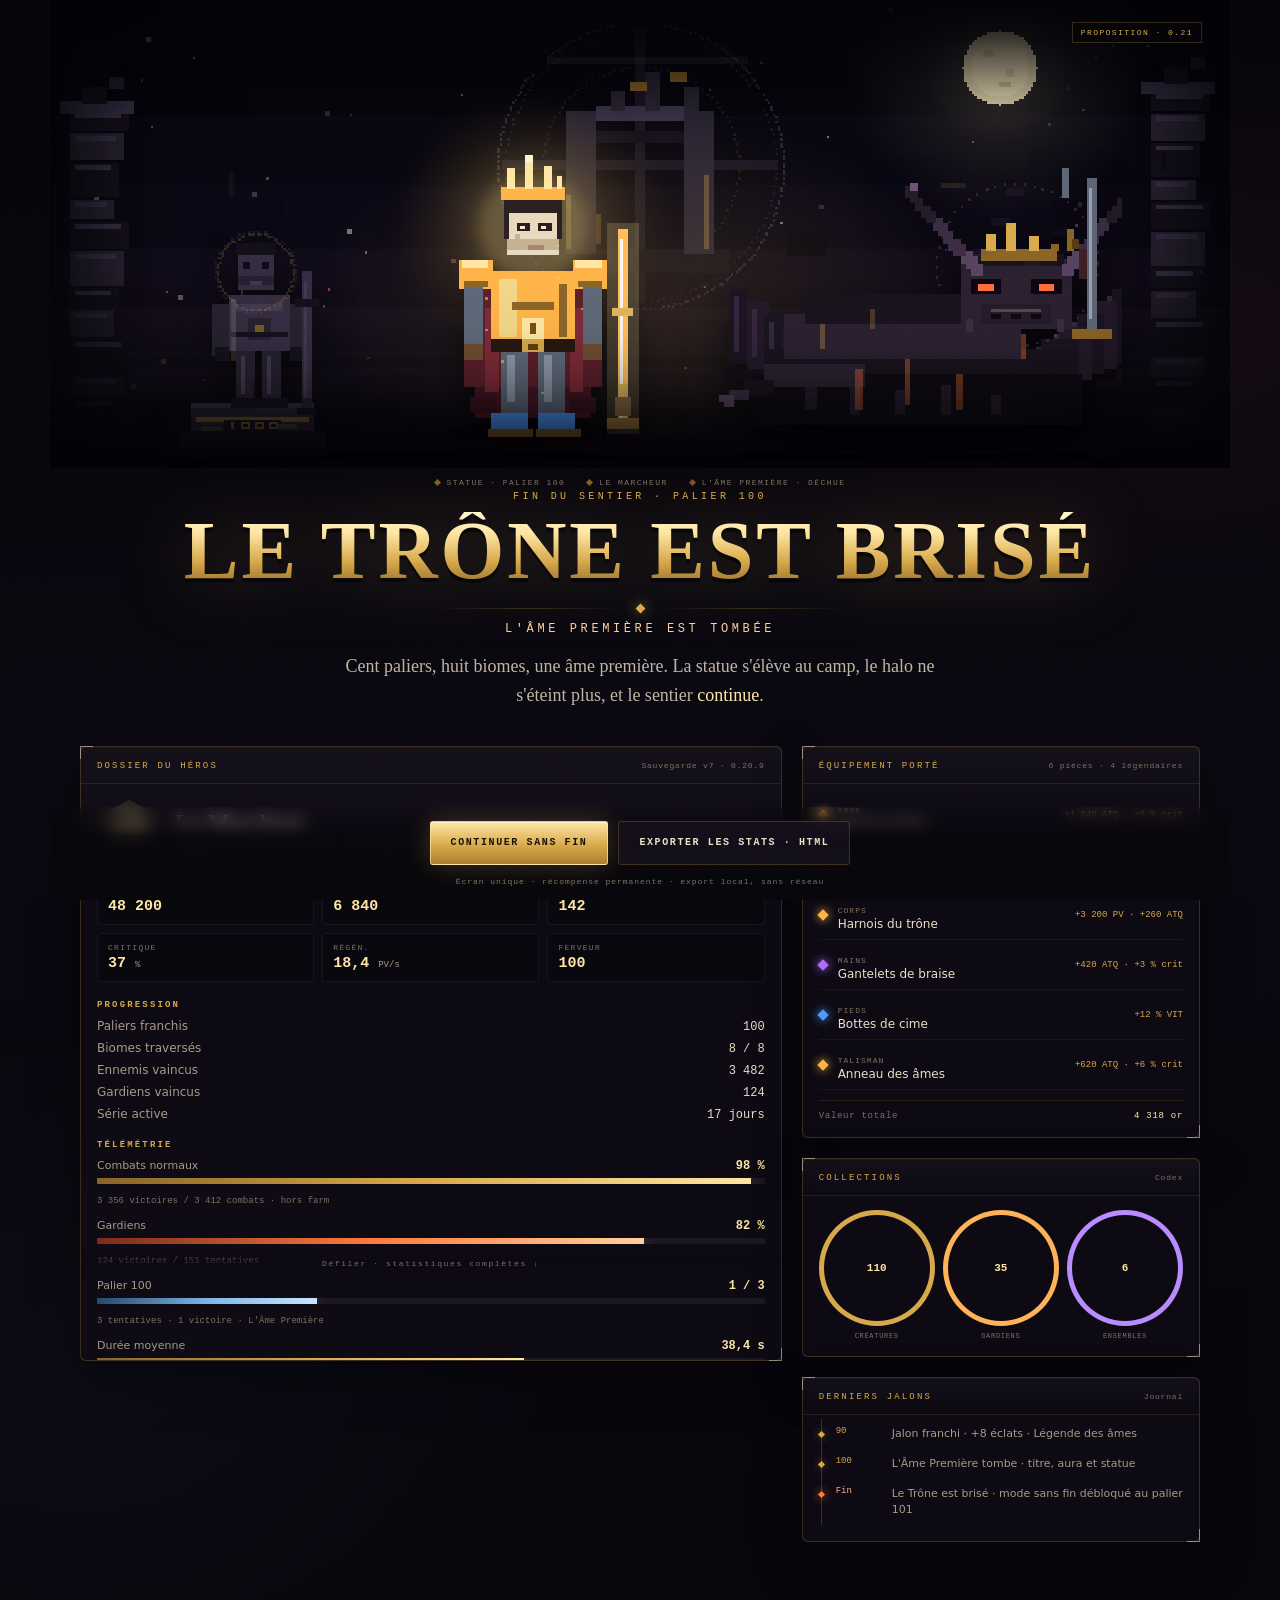
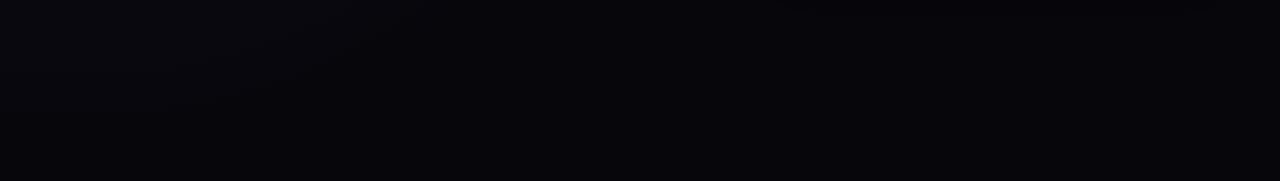
<file: docs/ecran-fin.html>
<!doctype html>
<html lang="fr">
<head>
<meta charset="utf-8">
<meta name="viewport" content="width=device-width, initial-scale=1, viewport-fit=cover">
<meta name="theme-color" content="#07060b">
<title>Marche — Écran de fin · proposition</title>
<style>
  :root {
    --ink: #07060b;
    --ink-2: #0d0a14;
    --ink-3: #14101d;
    --panel: rgba(16, 12, 22, .78);
    --panel-2: rgba(24, 18, 32, .7);
    --line: rgba(216, 169, 75, .22);
    --line-soft: rgba(216, 169, 75, .12);
    --gold: #d8a94b;
    --gold-hi: #ffe6a3;
    --gold-deep: #8a6426;
    --ember: #ff7a3d;
    --ember-soft: rgba(255, 122, 61, .18);
    --blood: #7d2630;
    --parchment: #ecdfc6;
    --muted: #a89a86;
    --muted-2: #7c7162;
    --green: #7fc98b;
    --blue: #7db4e8;
    --violet: #b98cff;
    --orange: #ffb257;
    --radius: 6px;
    --max: 1180px;
    --display: Georgia, "Times New Roman", serif;
    --ui: "Segoe UI", system-ui, -apple-system, "Helvetica Neue", Arial, sans-serif;
    --mono: "Cascadia Mono", Consolas, "Courier New", monospace;
  }

  * { box-sizing: border-box; }

  html { scroll-behavior: smooth; }

  body {
    margin: 0;
    min-height: 100vh;
    color: var(--parchment);
    background:
      radial-gradient(1200px 600px at 50% -10%, rgba(120, 74, 22, .22), transparent 62%),
      radial-gradient(900px 500px at 92% 18%, rgba(78, 30, 44, .18), transparent 60%),
      radial-gradient(800px 600px at 6% 78%, rgba(30, 40, 66, .16), transparent 60%),
      linear-gradient(180deg, #050409 0%, #0a0810 45%, #07060b 100%);
    font-family: var(--ui);
    overflow-x: hidden;
  }

  body::before {
    content: "";
    position: fixed;
    inset: 0;
    pointer-events: none;
    z-index: 40;
    opacity: .16;
    background-image: url("data:image/svg+xml,%3Csvg xmlns='http://www.w3.org/2000/svg' width='180' height='180'%3E%3Cfilter id='n'%3E%3CfeTurbulence type='fractalNoise' baseFrequency='.9' numOctaves='2' stitchTiles='stitch'/%3E%3C/filter%3E%3Crect width='100%25' height='100%25' filter='url(%23n)' opacity='.5'/%3E%3C/svg%3E");
    mix-blend-mode: overlay;
  }

  .sr-only {
    position: absolute;
    width: 1px;
    height: 1px;
    padding: 0;
    margin: -1px;
    overflow: hidden;
    clip: rect(0 0 0 0);
    white-space: nowrap;
    border: 0;
  }

  .only-mobile { display: none; }

  .ending {
    position: relative;
    width: min(100%, var(--max));
    margin: 0 auto;
    padding: 0 clamp(14px, 3vw, 30px) 120px;
  }

  /* ---------- Scène ---------- */

  .scene {
    position: relative;
    height: clamp(340px, 52vh, 560px);
    margin: 0 calc(clamp(14px, 3vw, 30px) * -1);
    overflow: hidden;
    isolation: isolate;
  }

  .scene::before {
    content: "";
    position: absolute;
    inset: 0;
    z-index: 1;
    pointer-events: none;
    background:
      radial-gradient(460px 260px at 50% 64%, rgba(255, 196, 80, .13), transparent 70%),
      linear-gradient(180deg, rgba(5, 4, 9, .9) 0%, transparent 26%),
      linear-gradient(0deg, var(--ink) 0%, rgba(7, 6, 11, .78) 12%, transparent 42%);
  }

  .scene::after {
    content: "";
    position: absolute;
    inset: 0;
    z-index: 4;
    pointer-events: none;
    box-shadow:
      inset 0 0 120px 34px rgba(3, 2, 6, .8),
      inset 0 -40px 80px rgba(3, 2, 6, .8);
  }

  #sky {
    position: absolute;
    inset: 0;
    width: 100%;
    height: 100%;
    image-rendering: pixelated;
    object-fit: cover;
  }

  .figures {
    position: absolute;
    z-index: 3;
    left: 50%;
    bottom: clamp(4px, 1.4vh, 14px);
    transform: translateX(-50%);
    display: flex;
    align-items: flex-end;
    justify-content: center;
    gap: clamp(2px, 3vw, 54px);
    width: 100%;
    max-width: 980px;
    padding: 0 8px;
  }

  .figure {
    position: relative;
    display: flex;
    flex-direction: column;
    align-items: center;
    filter: drop-shadow(0 18px 22px rgba(0, 0, 0, .65));
  }

  .figure canvas {
    display: block;
    width: 100%;
    height: auto;
    image-rendering: pixelated;
  }

  .figure.statue { width: clamp(62px, 15vw, 240px); opacity: .84; }
  .figure.boss { width: clamp(148px, 32vw, 430px); }
  .figure.hero {
    width: clamp(116px, 24vw, 300px);
    z-index: 2;
  }

  .figure .caption {
    display: none;
  }

  .figure.boss .caption { display: none; }

  .legend {
    display: flex;
    flex-wrap: wrap;
    justify-content: center;
    gap: 6px 22px;
    margin: 10px 0 0;
    font-family: var(--mono);
    font-size: 8px;
    letter-spacing: .18em;
    color: var(--muted-2);
    text-transform: uppercase;
  }

  .legend span {
    display: inline-flex;
    align-items: center;
    gap: 7px;
  }

  .legend span::before {
    content: "";
    width: 5px;
    height: 5px;
    background: var(--gold);
    transform: rotate(45deg);
    opacity: .55;
  }

  .legend span:last-child::before {
    background: var(--ember);
  }

  .halo {
    position: absolute;
    left: 50%;
    top: 12%;
    width: 96%;
    aspect-ratio: 1;
    transform: translateX(-50%);
    border-radius: 50%;
    background:
      radial-gradient(circle, rgba(255, 236, 174, .5) 0%, rgba(255, 214, 112, .2) 26%, rgba(255, 196, 80, .08) 46%, transparent 68%);
    filter: blur(8px);
    z-index: -1;
    animation: halo 5.5s ease-in-out infinite;
  }

  .halo::before {
    content: "";
    position: absolute;
    inset: 34%;
    border-radius: 50%;
    border: 2px solid rgba(255, 230, 163, .38);
    box-shadow:
      0 0 16px rgba(255, 214, 112, .55),
      inset 0 0 18px rgba(255, 214, 112, .25);
  }

  @keyframes halo {
    0%, 100% { opacity: .72; transform: translateX(-50%) scale(.98); }
    50% { opacity: 1; transform: translateX(-50%) scale(1.06); }
  }

  .scene-badge {
    position: absolute;
    z-index: 5;
    top: clamp(12px, 2.4vh, 24px);
    right: clamp(12px, 2.6vw, 28px);
    padding: 5px 8px;
    border: 1px solid var(--line);
    background: rgba(7, 6, 11, .55);
    backdrop-filter: blur(6px);
    font-family: var(--mono);
    font-size: 8px;
    letter-spacing: .18em;
    color: var(--gold);
    text-transform: uppercase;
  }

  .scene-note {
    display: none;
  }

  /* ---------- Titre ---------- */

  .hero-copy {
    position: relative;
    z-index: 5;
    margin-top: 4px;
    text-align: center;
  }

  .eyebrow {
    margin: 0 0 10px;
    font-family: var(--mono);
    font-size: clamp(8px, 1.1vw, 10px);
    letter-spacing: .34em;
    color: var(--gold);
    text-transform: uppercase;
    text-shadow: 0 0 18px rgba(216, 169, 75, .35);
  }

  h1 {
    margin: 0;
    font-family: var(--display);
    font-weight: 700;
    font-size: clamp(34px, 7.4vw, 82px);
    line-height: .96;
    letter-spacing: .035em;
    text-transform: uppercase;
    background: linear-gradient(180deg, #fff4d0 0%, var(--gold-hi) 26%, var(--gold) 62%, #8b6122 100%);
    -webkit-background-clip: text;
    background-clip: text;
    color: transparent;
    filter: drop-shadow(0 4px 0 rgba(0, 0, 0, .55)) drop-shadow(0 0 34px rgba(216, 169, 75, .28));
    animation: shimmer 9s ease-in-out infinite;
  }

  @keyframes shimmer {
    0%, 100% { filter: drop-shadow(0 4px 0 rgba(0, 0, 0, .55)) drop-shadow(0 0 24px rgba(216, 169, 75, .22)); }
    50% { filter: drop-shadow(0 4px 0 rgba(0, 0, 0, .55)) drop-shadow(0 0 46px rgba(255, 213, 115, .4)); }
  }

  .divider {
    display: flex;    align-items: center;
    justify-content: center;
    gap: 12px;
    margin: 14px auto 10px;
    width: min(420px, 80%);
    color: var(--gold);
  }

  .divider::before,
  .divider::after {
    content: "";
    height: 1px;
    flex: 1;
    background: linear-gradient(90deg, transparent, var(--line), transparent);
  }

  .divider i {
    width: 7px;
    height: 7px;
    background: var(--gold);
    transform: rotate(45deg);
    box-shadow: 0 0 14px rgba(216, 169, 75, .8);
  }

  .sub {
    margin: 0;
    font-family: var(--mono);
    font-size: clamp(9px, 1.35vw, 12px);
    letter-spacing: .30em;
    color: #ffcf9a;
    text-transform: uppercase;
  }

  .epilogue {
    max-width: 68ch;
    margin: 16px auto 0;
    font-family: var(--display);
    font-size: clamp(14px, 1.65vw, 18px);
    line-height: 1.62;
    color: rgba(236, 223, 198, .8);
    text-wrap: pretty;
  }

  .epilogue em {
    color: var(--gold-hi);
    font-style: normal;
  }

  /* ---------- Contenu ---------- */

  .content {
    display: grid;
    grid-template-columns: minmax(0, 1.55fr) minmax(270px, .88fr);
    gap: clamp(12px, 2vw, 20px);
    margin-top: clamp(20px, 4vh, 38px);
    align-items: start;
  }

  .col { display: grid; gap: clamp(12px, 2vw, 20px); }

  .panel {
    position: relative;
    border: 1px solid var(--line);
    background:
      linear-gradient(180deg, rgba(255, 255, 255, .025), transparent 18%),
      var(--panel);
    backdrop-filter: blur(10px);
    border-radius: var(--radius);
    box-shadow: 0 20px 50px rgba(0, 0, 0, .34), inset 0 1px 0 rgba(255, 255, 255, .035);
  }

  .panel::before,
  .panel::after {
    content: "";
    position: absolute;
    width: 12px;
    height: 12px;
    border-color: var(--gold);
    opacity: .55;
    pointer-events: none;
  }

  .panel::before {
    top: -1px;
    left: -1px;
    border-top: 1px solid;
    border-left: 1px solid;
  }

  .panel::after {
    right: -1px;
    bottom: -1px;
    border-right: 1px solid;
    border-bottom: 1px solid;
  }

  .panel-head {
    display: flex;
    align-items: baseline;
    justify-content: space-between;
    gap: 10px;
    padding: 14px 16px 12px;
    border-bottom: 1px solid var(--line-soft);
  }

  .panel-kicker {
    font-family: var(--mono);
    font-size: 9px;
    letter-spacing: .24em;
    color: var(--gold);
    text-transform: uppercase;
  }

  .panel-meta {
    font-family: var(--mono);
    font-size: 8px;
    letter-spacing: .1em;
    color: var(--muted-2);
    text-align: right;
  }

  /* ---------- Stats ---------- */

  .stats {
    position: relative;
    max-height: min(64vh, 700px);
    overflow-y: auto;
    overscroll-behavior: contain;
    scrollbar-width: thin;
    scrollbar-color: rgba(216, 169, 75, .55) rgba(255, 255, 255, .04);
    padding: 0 16px 84px;
  }

  .stats::-webkit-scrollbar { width: 8px; }
  .stats::-webkit-scrollbar-track { background: rgba(255, 255, 255, .035); }
  .stats::-webkit-scrollbar-thumb {
    background: linear-gradient(180deg, var(--gold), var(--gold-deep));
    border-radius: 8px;
    border: 2px solid #0d0a14;
  }

  .stats:focus-visible {
    outline: 2px solid var(--gold);
    outline-offset: 2px;
  }

  .stat-hero {
    display: flex;
    align-items: center;
    gap: 14px;
    padding: 16px 0 12px;
  }

  .level {
    display: grid;
    place-items: center;
    width: 64px;
    height: 64px;
    flex: 0 0 auto;
    border: 1px solid var(--line);
    background:
      radial-gradient(circle at 50% 30%, rgba(255, 230, 163, .22), transparent 62%),
      rgba(0, 0, 0, .25);
    clip-path: polygon(50% 0, 100% 25%, 100% 75%, 50% 100%, 0 75%, 0 25%);
    font-family: var(--display);
    font-size: 28px;
    color: var(--gold-hi);
    text-shadow: 0 0 18px rgba(255, 214, 112, .5);
  }

  .stat-hero .name {
    font-family: var(--display);
    font-size: clamp(19px, 2.4vw, 25px);
    line-height: 1.1;
    color: var(--parchment);
  }

  .stat-hero .muted { margin-top: 4px; font-size: 11px; color: var(--muted); }

  .stat-grid {
    display: grid;
    grid-template-columns: repeat(3, minmax(0, 1fr));
    gap: 8px;
    padding-bottom: 4px;
  }

  .stat {
    padding: 9px 10px;
    border: 1px solid rgba(255, 255, 255, .055);
    background: rgba(0, 0, 0, .18);
    border-radius: 4px;
  }

  .stat span {
    display: block;
    font-family: var(--mono);
    font-size: 8px;
    letter-spacing: .16em;
    color: var(--muted-2);
    text-transform: uppercase;
  }

  .stat b {
    display: block;
    margin-top: 3px;
    font-family: var(--mono);
    font-size: 15px;
    font-weight: 600;
    color: var(--gold-hi);
  }

  .stat b small { font-size: 9px; color: var(--muted); font-weight: 400; }

  h3 {
    margin: 18px 0 9px;
    font-family: var(--mono);
    font-size: 9px;
    font-weight: 600;
    letter-spacing: .24em;
    color: var(--gold);
    text-transform: uppercase;
  }

  h3:first-of-type { margin-top: 14px; }

  .lines {
    margin: 0;
    padding: 0;
    list-style: none;
    display: grid;
    gap: 7px;
  }

  .lines li {
    display: flex;
    align-items: baseline;
    justify-content: space-between;
    gap: 12px;
    font-size: 12px;
    color: var(--muted);
  }

  .lines li b {
    font-family: var(--mono);
    font-size: 12px;
    font-weight: 500;
    color: var(--parchment);
    text-align: right;
  }

  .meter { margin-bottom: 12px; }
  .meter:last-child { margin-bottom: 0; }

  .meter-head {
    display: flex;
    align-items: baseline;
    justify-content: space-between;
    gap: 10px;
    font-size: 11px;
    color: var(--muted);
  }

  .meter-head b {
    font-family: var(--mono);
    font-size: 12px;
    color: var(--gold-hi);
  }

  .bar {
    position: relative;
    height: 6px;
    margin: 5px 0 4px;
    background: rgba(255, 255, 255, .06);
    overflow: hidden;
    border-radius: 1px;
  }

  .bar i {
    position: absolute;
    inset: 0 auto 0 0;
    width: var(--v, 0%);
    background: linear-gradient(90deg, var(--gold-deep), var(--gold), var(--gold-hi));
    box-shadow: 0 0 12px rgba(216, 169, 75, .35);
  }

  .bar.ember i { background: linear-gradient(90deg, #7a2c1a, var(--ember), #ffd09a); }
  .bar.blue i { background: linear-gradient(90deg, #244a6b, var(--blue), #c7e5ff); }

  .meter small { font-family: var(--mono); font-size: 9px; color: var(--muted-2); }

  .guardians {
    max-height: 240px;
    overflow-y: auto;
    overscroll-behavior: contain;
    border-top: 1px solid var(--line-soft);
    border-bottom: 1px solid var(--line-soft);
    scrollbar-width: thin;
    scrollbar-color: rgba(216, 169, 75, .4) transparent;
  }

  .guardians::-webkit-scrollbar { width: 6px; }
  .guardians::-webkit-scrollbar-thumb { background: rgba(216, 169, 75, .4); border-radius: 4px; }

  .guardian {
    display: grid;
    grid-template-columns: 34px minmax(0, 1fr) 86px 74px;
    align-items: center;
    gap: 8px;
    padding: 6px 2px;
    border-bottom: 1px solid rgba(255, 255, 255, .04);
    font-size: 11px;
  }

  .guardian:last-child { border-bottom: 0; }

  .guardian .floor {
    font-family: var(--mono);
    font-size: 9px;
    color: var(--muted-2);
  }

  .guardian .gname {
    min-width: 0;
    overflow: hidden;
    text-overflow: ellipsis;
    white-space: nowrap;
    color: var(--parchment);
  }

  .guardian .gbar {
    height: 4px;
    background: rgba(255, 255, 255, .06);
  }

  .guardian .gbar i {
    display: block;
    height: 100%;
    width: var(--v, 0%);
    background: linear-gradient(90deg, #6b4a16, var(--gold));
  }

  .guardian .score {
    font-family: var(--mono);
    font-size: 9px;
    color: var(--muted);
    text-align: right;
    white-space: nowrap;
  }

  .guardian.final .gname { color: var(--gold-hi); }
  .guardian.final .gbar i { background: linear-gradient(90deg, #7a2c1a, var(--ember)); }

  .economy {
    display: grid;
    grid-template-columns: repeat(3, minmax(0, 1fr));
    gap: 8px;
  }

  .coin {
    padding: 10px;
    border: 1px solid rgba(255, 255, 255, .055);
    background: rgba(0, 0, 0, .18);
    text-align: center;
    border-radius: 4px;
  }

  .coin span {
    display: block;
    font-family: var(--mono);
    font-size: 8px;
    letter-spacing: .14em;
    color: var(--muted-2);
    text-transform: uppercase;
  }

  .coin b {
    display: block;
    margin-top: 4px;
    font-family: var(--mono);
    font-size: 14px;
    color: var(--gold-hi);
  }

  .scroll-hint {
    position: sticky;
    bottom: 0;
    display: flex;
    justify-content: center;
    align-items: center;
    gap: 6px;
    height: 26px;
    margin: 0 -16px -84px;
    background: linear-gradient(0deg, rgba(13, 10, 20, .98) 30%, transparent);
    font-family: var(--mono);
    font-size: 8px;
    letter-spacing: .2em;
    color: var(--muted-2);
    pointer-events: none;
    transition: opacity .3s ease;
  }

  .scroll-hint.hidden { opacity: 0; }

  /* ---------- Équipement ---------- */

  .gear { padding: 6px 16px 16px; }

  .gear-item {
    display: grid;
    grid-template-columns: 10px minmax(0, 1fr) auto;
    gap: 9px;
    align-items: center;
    padding: 8px 0;
    border-bottom: 1px solid rgba(255, 255, 255, .045);
  }

  .gear-item:last-child { border-bottom: 0; }

  .rarity {
    width: 8px;
    height: 8px;
    transform: rotate(45deg);
    background: currentColor;
    box-shadow: 0 0 10px currentColor;
  }

  .r-common { color: #9aa0a6; }
  .r-uncommon { color: #6fbf73; }
  .r-rare { color: #4f9cff; }
  .r-epic { color: #b06bff; }
  .r-legendary { color: #ffb347; }

  .gear-item .slot {
    font-family: var(--mono);
    font-size: 8px;
    letter-spacing: .13em;
    color: var(--muted-2);
    text-transform: uppercase;
  }

  .gear-item .item-name {
    display: block;
    overflow: hidden;
    text-overflow: ellipsis;
    white-space: nowrap;
    font-size: 12px;
    color: var(--parchment);
  }

  .gear-item .item-stat {
    font-family: var(--mono);
    font-size: 9px;
    color: var(--gold);
    white-space: nowrap;
  }

  .gear-total {
    display: flex;
    justify-content: space-between;
    gap: 10px;
    margin-top: 10px;
    padding-top: 10px;
    border-top: 1px solid var(--line-soft);
    font-family: var(--mono);
    font-size: 9px;
    color: var(--muted-2);
    letter-spacing: .08em;
  }

  .gear-total b { color: var(--gold-hi); font-weight: 500; }

  /* ---------- Codex ---------- */

  .codex { display: grid; grid-template-columns: repeat(3, 1fr); gap: 8px; padding: 14px 16px 16px; }

  .ring {
    --v: 0;
    --ring: var(--gold);
    display: grid;
    place-items: center;
    aspect-ratio: 1;
    border-radius: 50%;
    background: conic-gradient(var(--ring) calc(var(--v) * 1%), rgba(255, 255, 255, .07) 0);
    position: relative;
  }

  .ring::before {
    content: "";
    position: absolute;
    inset: 5px;
    border-radius: 50%;
    background: #0d0a14;
  }

  .ring b {
    position: relative;
    z-index: 1;
    font-family: var(--mono);
    font-size: 11px;
    color: var(--gold-hi);
  }

  .ring-label {
    display: block;
    margin-top: 6px;
    text-align: center;
    font-family: var(--mono);
    font-size: 7px;
    letter-spacing: .1em;
    color: var(--muted-2);
    text-transform: uppercase;
  }

  .milestones { padding: 4px 16px 16px; }

  .milestone {
    position: relative;
    display: grid;
    grid-template-columns: 46px minmax(0, 1fr);
    gap: 10px;
    padding: 7px 0 7px 14px;
    border-left: 1px solid rgba(216, 169, 75, .25);
    margin-left: 2px;
  }

  .milestone::before {
    content: "";
    position: absolute;
    left: -3px;
    top: 13px;
    width: 5px;
    height: 5px;
    background: var(--gold);
    transform: rotate(45deg);
    box-shadow: 0 0 8px rgba(216, 169, 75, .6);
  }

  .milestone .floor {
    font-family: var(--mono);
    font-size: 9px;
    color: var(--gold);
  }

  .milestone .what { font-size: 11px; color: var(--muted); line-height: 1.45; }

  .milestone.final::before { background: var(--ember); box-shadow: 0 0 10px var(--ember); }
  .milestone.final .floor { color: #ffb08a; }

  /* ---------- Actions ---------- */

  .actions {
    position: sticky;
    bottom: 0;
    z-index: 20;
    display: flex;
    flex-wrap: wrap;
    align-items: center;
    justify-content: center;
    gap: 10px;
    margin: 26px calc(clamp(14px, 3vw, 30px) * -1) 0;
    padding: 14px clamp(14px, 3vw, 30px) calc(14px + env(safe-area-inset-bottom));
    background: linear-gradient(0deg, rgba(7, 6, 11, .98) 32%, rgba(7, 6, 11, .86) 68%, transparent);
    backdrop-filter: blur(8px);
  }

  .btn {
    position: relative;
    min-height: 44px;
    padding: 12px 20px;
    border: 1px solid var(--line);
    background: rgba(24, 18, 32, .72);
    color: var(--parchment);
    font-family: var(--mono);
    font-size: 10px;
    font-weight: 600;
    letter-spacing: .16em;
    text-transform: uppercase;
    cursor: pointer;
    border-radius: 3px;
    transition: transform .18s ease, border-color .18s ease, background .18s ease, box-shadow .18s ease;
  }

  .btn:hover { border-color: var(--gold); background: rgba(46, 33, 20, .72); transform: translateY(-1px); }
  .btn:active { transform: translateY(0); }

  .btn:focus-visible {
    outline: 2px solid var(--gold-hi);
    outline-offset: 3px;
  }

  .btn.primary {
    border-color: rgba(255, 230, 163, .7);
    background: linear-gradient(180deg, #ffe6a3, #d8a94b 55%, #a97b2e);
    color: #1a1206;
    box-shadow: 0 0 26px rgba(216, 169, 75, .28), inset 0 1px 0 rgba(255, 255, 255, .55);
  }

  .btn.primary:hover {
    background: linear-gradient(180deg, #fff2c8, #e6b95b 55%, #b88734);
    box-shadow: 0 0 38px rgba(255, 214, 112, .45), inset 0 1px 0 rgba(255, 255, 255, .65);
  }

  .hint {
    flex-basis: 100%;
    margin: 2px 0 0;
    text-align: center;
    font-family: var(--mono);
    font-size: 8px;
    letter-spacing: .12em;
    color: var(--muted-2);
  }

  /* ---------- Mode sans fin ---------- */

  .endless {
    position: fixed;
    inset: 0;
    z-index: 30;
    display: grid;
    place-items: center;
    padding: 24px;
    background:
      radial-gradient(700px 420px at 50% 38%, rgba(216, 169, 75, .13), transparent 66%),
      rgba(5, 4, 9, .96);
    backdrop-filter: blur(8px);
    opacity: 0;
    visibility: hidden;
    transition: opacity .5s ease, visibility .5s;
  }

  .endless.open { opacity: 1; visibility: visible; }

  .endless-inner { max-width: 620px; text-align: center; }

  .endless h2 {
    margin: 0;
    font-family: var(--display);
    font-size: clamp(30px, 6vw, 56px);
    line-height: 1;
    letter-spacing: .04em;
    color: var(--gold-hi);
    text-shadow: 0 0 36px rgba(216, 169, 75, .35);
  }

  .endless p {
    margin: 16px auto 24px;
    max-width: 54ch;
    font-family: var(--display);
    font-size: 16px;
    line-height: 1.6;
    color: rgba(236, 223, 198, .75);
  }

  /* ---------- Toast ---------- */

  .toast {
    position: fixed;
    left: 50%;
    bottom: 92px;
    z-index: 60;
    transform: translate(-50%, 16px);
    padding: 10px 14px;
    border: 1px solid var(--line);
    background: rgba(13, 10, 20, .96);
    color: var(--gold-hi);
    font-family: var(--mono);
    font-size: 10px;
    letter-spacing: .08em;
    opacity: 0;
    visibility: hidden;
    transition: opacity .3s ease, transform .3s ease, visibility .3s;
    box-shadow: 0 12px 40px rgba(0, 0, 0, .5);
  }

  .toast.show { opacity: 1; visibility: visible; transform: translate(-50%, 0); }

  /* ---------- Responsive ---------- */

  @media (max-width: 900px) {
    .content { grid-template-columns: 1fr; }
    .stats { max-height: 58vh; }
    .figure.statue { width: clamp(58px, 14vw, 110px); }
    .figure.hero { width: clamp(112px, 30vw, 230px); }
    .figure.boss { width: clamp(140px, 36vw, 340px); }
  }

  @media (max-width: 560px) {
    .ending { padding-bottom: 96px; }
    .scene { height: clamp(360px, 50vh, 420px); }
    .figures {
      display: block;
      height: 0;
      max-width: none;
      padding: 0;
    }
    .figure { position: absolute; bottom: 0; }
    .figure.statue {
      left: 2vw;
      width: 22vw;
      z-index: 1;
      opacity: .6;
    }
    .figure.hero {
      left: 50%;
      width: 38vw;
      z-index: 2;
      transform: translateX(-50%);
    }
    .figure.boss {
      right: 0;
      width: 47vw;
      z-index: 1;
    }
    .hero-copy { margin-top: 2px; }
    .epilogue { font-size: 13px; }
    .stats {
      max-height: none;
      overflow: visible;
      padding-bottom: 18px;
    }
    .scroll-hint { display: none; }
    .stat-grid { grid-template-columns: repeat(2, minmax(0, 1fr)); }
    .guardians { max-height: none; overflow: visible; }
    .guardian { grid-template-columns: 28px minmax(0, 1fr) 52px 62px; gap: 6px; }
    .actions {
      flex-direction: row;
      flex-wrap: nowrap;
      gap: 8px;
      padding-top: 10px;
      padding-bottom: calc(10px + env(safe-area-inset-bottom));
    }
    .btn {
      width: auto;
      flex: 1;
      min-height: 42px;
      padding: 10px 6px;
      font-size: 8.5px;
      letter-spacing: .06em;
    }
    .hint { display: none; }
    .scene-badge { font-size: 6px; }
    .scene-note { display: none; }
    .only-mobile { display: inline; }
    .legend { gap: 4px 12px; font-size: 6.5px; letter-spacing: .1em; }
  }

  @media (prefers-reduced-motion: reduce) {
    html { scroll-behavior: auto; }
    *, *::before, *::after { animation: none !important; transition: none !important; }
  }
</style>
</head>
<body>

<main class="ending" id="ending">
  <div class="scene" aria-hidden="true">
    <canvas id="sky" width="480" height="240"></canvas>
    <div class="figures">
      <div class="figure statue">
        <canvas id="statue" width="80" height="140" aria-hidden="true"></canvas>
      </div>
      <div class="figure hero">
        <div class="halo"></div>
        <canvas id="hero" width="112" height="160" aria-hidden="true"></canvas>
      </div>
      <div class="figure boss">
        <canvas id="boss" width="160" height="120" aria-hidden="true"></canvas>
      </div>
    </div>
    <span class="scene-badge">Proposition · 0.21</span>
    <span class="scene-note">Diorama pixel art · données d'exemple</span>
  </div>

  <p class="sr-only">Illustration : le héros auréolé se tient entre sa statue et le gardien final déchu, devant un trône brisé.</p>

  <p class="legend" aria-hidden="true">
    <span>Statue · palier 100</span>
    <span>Le Marcheur</span>
    <span>L'Âme Première · déchue</span>
  </p>

  <header class="hero-copy">
    <p class="eyebrow">Fin du sentier · palier 100</p>
    <h1>Le Trône<br class="only-mobile"> est brisé</h1>
    <div class="divider" aria-hidden="true"><i></i></div>
    <p class="sub">L'Âme Première est tombée</p>
    <p class="epilogue">
      Cent paliers, huit biomes, une âme première. La statue s'élève au camp,
      le halo ne s'éteint plus, et le sentier <em>continue</em>.
    </p>
  </header>

  <section class="content" aria-label="Statistiques de fin de partie">
    <div class="col">
      <div class="panel">
        <div class="panel-head">
          <span class="panel-kicker">Dossier du héros</span>
          <span class="panel-meta">Sauvegarde v7 · 0.20.9</span>
        </div>

        <div class="stats" id="stats" tabindex="0" aria-label="Statistiques du héros, zone défilante">
          <div class="stat-hero">
            <div class="level">100</div>
            <div>
              <div class="name">Le Marcheur</div>
              <div class="muted">Légende des âmes · 42 jours · 1 284 000 pas</div>
            </div>
          </div>

          <div class="stat-grid">
            <div class="stat"><span>PV max</span><b>48 200</b></div>
            <div class="stat"><span>ATQ</span><b>6 840</b></div>
            <div class="stat"><span>VIT</span><b>142</b></div>
            <div class="stat"><span>Critique</span><b>37 <small>%</small></b></div>
            <div class="stat"><span>Régén.</span><b>18,4 <small>PV/s</small></b></div>
            <div class="stat"><span>Ferveur</span><b>100</b></div>
          </div>

          <h3>Progression</h3>
          <ul class="lines">
            <li><span>Paliers franchis</span><b>100</b></li>
            <li><span>Biomes traversés</span><b>8 / 8</b></li>
            <li><span>Ennemis vaincus</span><b>3 482</b></li>
            <li><span>Gardiens vaincus</span><b>124</b></li>
            <li><span>Série active</span><b>17 jours</b></li>
          </ul>

          <h3>Télémétrie</h3>
          <div class="meter">
            <div class="meter-head"><span>Combats normaux</span><b>98 %</b></div>
            <div class="bar"><i style="--v:98%"></i></div>
            <small>3 356 victoires / 3 412 combats · hors farm</small>
          </div>
          <div class="meter">
            <div class="meter-head"><span>Gardiens</span><b>82 %</b></div>
            <div class="bar ember"><i style="--v:82%"></i></div>
            <small>124 victoires / 151 tentatives</small>
          </div>
          <div class="meter">
            <div class="meter-head"><span>Palier 100</span><b>1 / 3</b></div>
            <div class="bar blue"><i style="--v:33%"></i></div>
            <small>3 tentatives · 1 victoire · L'Âme Première</small>
          </div>
          <div class="meter">
            <div class="meter-head"><span>Durée moyenne</span><b>38,4 s</b></div>
            <div class="bar"><i style="--v:64%"></i></div>
            <small>3 563 combats enregistrés · local, sans réseau</small>
          </div>

          <h3>Gardiens · paliers 81–100</h3>
          <div class="guardians" id="guardians" aria-label="Tentatives et victoires par gardien"></div>

          <h3>Économie</h3>
          <div class="economy">
            <div class="coin"><span>Or</span><b>1 284 500</b></div>
            <div class="coin"><span>Éclats</span><b>24 / 24</b></div>
            <div class="coin"><span>Rations</span><b>18 / 30</b></div>
          </div>

          <div class="scroll-hint" id="scrollHint">Défiler · statistiques complètes ↓</div>
        </div>
      </div>
    </div>

    <aside class="col">
      <div class="panel">
        <div class="panel-head">
          <span class="panel-kicker">Équipement porté</span>
          <span class="panel-meta">6 pièces · 4 légendaires</span>
        </div>
        <div class="gear" id="gear"></div>
      </div>

      <div class="panel">
        <div class="panel-head">
          <span class="panel-kicker">Collections</span>
          <span class="panel-meta">Codex</span>
        </div>
        <div class="codex">
          <div>
            <div class="ring" style="--v:100"><b>110</b></div>
            <span class="ring-label">Créatures</span>
          </div>
          <div>
            <div class="ring" style="--v:100; --ring:#ffb257"><b>35</b></div>
            <span class="ring-label">Gardiens</span>
          </div>
          <div>
            <div class="ring" style="--v:100; --ring:#b98cff"><b>6</b></div>
            <span class="ring-label">Ensembles</span>
          </div>
        </div>
      </div>

      <div class="panel">
        <div class="panel-head">
          <span class="panel-kicker">Derniers jalons</span>
          <span class="panel-meta">Journal</span>
        </div>
        <div class="milestones">
          <div class="milestone">
            <span class="floor">90</span>
            <span class="what">Jalon franchi · +8 éclats · Légende des âmes</span>
          </div>
          <div class="milestone">
            <span class="floor">100</span>
            <span class="what">L'Âme Première tombe · titre, aura et statue</span>
          </div>
          <div class="milestone final">
            <span class="floor">Fin</span>
            <span class="what">Le Trône est brisé · mode sans fin débloqué au palier 101</span>
          </div>
        </div>
      </div>
    </aside>
  </section>

  <footer class="actions">
    <button class="btn primary" id="continue">Continuer sans fin</button>
    <button class="btn" id="export">Exporter les stats · HTML</button>
    <p class="hint">Écran unique · récompense permanente · export local, sans réseau</p>
  </footer>
</main>

<section class="endless" id="endless" aria-hidden="true">
  <div class="endless-inner">
    <p class="eyebrow">Mode sans fin</p>
    <h2>Le sentier continue</h2>
    <p>
      Palier <strong>101</strong>. La pression du Trône reste plafonnée à +35 %,
      les gardiens reviennent, les jalons 125, 150 et 200 approchent.
      La statue et le halo restent au camp.
    </p>
    <button class="btn primary" id="returnEnding">Revoir l'écran de fin</button>
  </div>
</section>

<div class="toast" id="toast" role="status" aria-live="polite"></div>

<script>
(() => {
  "use strict";

  const reduced = window.matchMedia("(prefers-reduced-motion: reduce)").matches;

  const COLORS = {
    ink: "#07060b",
    skyTop: "#05040a",
    skyMid: "#0c0915",
    skyLow: "#1a1120",
    moon: "#f7e7bd",
    star: "#d9cfb6",
    stone: "#2a2433",
    stoneHi: "#3b3249",
    stoneLo: "#15111c",
    gold: "#d8a94b",
    goldHi: "#ffe6a3",
    goldDeep: "#8a6426",
    ember: "#ff7a3d",
    emberHi: "#ffb15c",
    blood: "#5a1f2a",
    skin: "#e8d9bd",
    skinShade: "#c5b191",
    hair: "#2b2020",
    steel: "#9aa3b2",
    steelDark: "#5d6676",
    leather: "#6b4a2f",
    boss: "#18121c",
    bossHi: "#2a2030",
    bossLo: "#0e0b12",
    eye: "#ff6a3d"
  };

  const equipment = [
    { slot: "Arme", name: "Lame du trône", rarity: "legendary", stat: "+1 240 ATQ · +6 % crit" },
    { slot: "Tête", name: "Couronne des âmes", rarity: "legendary", stat: "+1 180 PV · +6 % crit" },
    { slot: "Corps", name: "Harnois du trône", rarity: "legendary", stat: "+3 200 PV · +260 ATQ" },
    { slot: "Mains", name: "Gantelets de braise", rarity: "epic", stat: "+420 ATQ · +3 % crit" },
    { slot: "Pieds", name: "Bottes de cime", rarity: "rare", stat: "+12 % VIT" },
    { slot: "Talisman", name: "Anneau des âmes", rarity: "legendary", stat: "+620 ATQ · +6 % crit" }
  ];

  const guardians = [
    [81, "Mnoleg", 2, 1], [82, "L'Âme Première", 3, 1], [83, "Dispater", 1, 1],
    [84, "Asmodée", 2, 2], [85, "Éreshkigal", 4, 1], [86, "Gloorx Vloq", 1, 1],
    [87, "Mnoleg", 3, 2], [88, "L'Âme Première", 2, 1], [89, "Dispater", 1, 1],
    [90, "Asmodée", 2, 1], [91, "Éreshkigal", 3, 1], [92, "Gloorx Vloq", 2, 2],
    [93, "Mnoleg", 4, 1], [94, "L'Âme Première", 3, 1], [95, "Dispater", 2, 1],
    [96, "Asmodée", 3, 2], [97, "Éreshkigal", 2, 1], [98, "Gloorx Vloq", 1, 1],
    [99, "Mnoleg", 4, 2], [100, "L'Âme Première", 3, 1]
  ];

  const heroGear = {
    weapon: "legendary",
    head: "legendary",
    body: "legendary",
    hands: "epic",
    feet: "rare",
    talisman: "legendary"
  };

  /* ---------- Helpers ---------- */

  const px = (ctx, x, y, w, h, color) => {
    ctx.fillStyle = color;
    ctx.fillRect(Math.round(x), Math.round(y), Math.round(w), Math.round(h));
  };

  const rarityColor = (r) => ({
    common: "#9aa0a6",
    uncommon: "#6fbf73",
    rare: "#4f9cff",
    epic: "#b06bff",
    legendary: "#ffb347"
  }[r] || "#9aa0a6");

  const rarityLabel = (r) => ({
    common: "commun",
    uncommon: "inhabituel",
    rare: "rare",
    epic: "épique",
    legendary: "légendaire"
  }[r] || r);

  const seeded = (seed) => {
    let s = seed >>> 0;
    return () => {
      s = (s * 1664525 + 1013904223) >>> 0;
      return s / 4294967296;
    };
  };

  const pixelCircle = (ctx, cx, cy, r, color) => {
    ctx.fillStyle = color;
    for (let y = -r; y <= r; y++) {
      const span = Math.floor(Math.sqrt(r * r - y * y));
      ctx.fillRect(Math.round(cx - span), Math.round(cy + y), span * 2 + 1, 1);
    }
  };

  const pixelRing = (ctx, cx, cy, r, color, step = 0.045) => {
    ctx.fillStyle = color;
    for (let a = 0; a < Math.PI * 2; a += step) {
      ctx.fillRect(
        Math.round(cx + Math.cos(a) * r),
        Math.round(cy + Math.sin(a) * r),
        1,
        1
      );
    }
  };

  /* ---------- Décor ---------- */

  const sky = document.getElementById("sky");
  const skyCtx = sky.getContext("2d");
  skyCtx.imageSmoothingEnabled = false;

  const stars = (() => {
    const rnd = seeded(4217);
    return Array.from({ length: 54 }, () => ({
      x: Math.floor(rnd() * 480),
      y: Math.floor(rnd() * 150),
      a: 0.18 + rnd() * 0.5,
      s: rnd() < 0.16 ? 2 : 1
    }));
  })();

  const embers = (() => {
    const rnd = seeded(991);
    return Array.from({ length: 34 }, () => ({
      x: rnd() * 480,
      y: 150 + rnd() * 90,
      vy: 8 + rnd() * 16,
      sway: 4 + rnd() * 10,
      phase: rnd() * Math.PI * 2,
      size: rnd() < 0.24 ? 2 : 1,
      hot: rnd() < 0.3
    }));
  })();

  const drawSkyBase = () => {
    const bands = [
      [0, 42, "#030208"],
      [42, 30, "#05040c"],
      [72, 28, "#080610"],
      [100, 26, "#0b0815"],
      [126, 24, "#100b19"],
      [150, 24, "#171020"],
      [174, 30, "#1e1426"],
      [204, 36, "#241828"]
    ];
    bands.forEach(([y, h, c]) => px(skyCtx, 0, y, 480, h, c));

    // Lune pixel et halo diffus.
    const glow = skyCtx.createRadialGradient(386, 52, 6, 386, 52, 62);
    glow.addColorStop(0, "rgba(247, 231, 189, .20)");
    glow.addColorStop(.45, "rgba(247, 231, 189, .07)");
    glow.addColorStop(1, "rgba(247, 231, 189, 0)");
    skyCtx.fillStyle = glow;
    skyCtx.fillRect(314, -10, 144, 124);

    pixelCircle(skyCtx, 386, 52, 15, "#e9d9b0");
    pixelCircle(skyCtx, 386, 52, 12, COLORS.moon);
    px(skyCtx, 380, 45, 4, 3, "#e0cfa4");
    px(skyCtx, 389, 53, 3, 3, "#e0cfa4");
    px(skyCtx, 386, 58, 5, 2, "#d6c496");
    px(skyCtx, 382, 50, 2, 2, "#f9edcb");

    stars.forEach((st) => {
      const twinkle = st.a * (0.8 + Math.sin(st.x) * 0.2);
      skyCtx.fillStyle = `rgba(217, 207, 182, ${twinkle})`;
      skyCtx.fillRect(st.x, st.y, st.s, st.s);
    });

    // Brume basse.
    for (let i = 0; i < 5; i++) {
      px(skyCtx, 0, 168 + i * 7, 480, 2, `rgba(120, 96, 120, ${0.028 + i * 0.008})`);
    }
  };

  const drawRuins = () => {
    const column = (x, top) => {
      let y = top;
      let i = 0;
      while (y < 202) {
        const h = 9 + (i % 3) * 3;
        const w = 24 - (i % 4) * 2;
        px(skyCtx, x, y, w, h - 1, i % 2 ? COLORS.stone : COLORS.stoneLo);
        px(skyCtx, x + 2, y + 1, w - 5, 2, COLORS.stoneHi);
        if (i === 2) px(skyCtx, x + 4, y + 4, 2, 7, "rgba(0, 0, 0, .35)");
        y += h;
        i++;
      }
      px(skyCtx, x - 4, top - 4, 30, 5, COLORS.stoneHi);
      px(skyCtx, x + 5, top - 10, 10, 7, COLORS.stoneLo);
      px(skyCtx, x + 16, top - 14, 6, 5, COLORS.stone);
    };
    column(8, 70);
    column(448, 62);

    // Rosace brisée au fond.
    pixelRing(skyCtx, 240, 92, 58, "#2a2433", 0.03);
    pixelRing(skyCtx, 240, 92, 55, "#1a1523", 0.05);
    pixelRing(skyCtx, 240, 92, 40, "rgba(216, 169, 75, .10)", 0.06);
    px(skyCtx, 238, 36, 4, 112, "#1a1523");
    px(skyCtx, 184, 90, 112, 4, "#1a1523");
    px(skyCtx, 196, 48, 88, 3, "rgba(216, 169, 75, .12)");
    // Éclats manquants.
    px(skyCtx, 188, 44, 14, 10, "#05040c");
    px(skyCtx, 278, 62, 12, 8, "#05040c");
    px(skyCtx, 300, 120, 16, 9, "#080610");

    // Trône brisé.
    px(skyCtx, 204, 126, 72, 10, COLORS.stoneLo);
    px(skyCtx, 210, 70, 12, 58, COLORS.stone);
    px(skyCtx, 258, 70, 12, 58, COLORS.stone);
    px(skyCtx, 222, 68, 36, 6, COLORS.stoneHi);
    px(skyCtx, 222, 78, 36, 5, COLORS.stoneLo);
    px(skyCtx, 228, 62, 6, 8, COLORS.stone);
    px(skyCtx, 242, 54, 6, 16, COLORS.stone);
    px(skyCtx, 258, 60, 6, 10, COLORS.stone);
    px(skyCtx, 236, 58, 7, 4, COLORS.goldDeep);
    px(skyCtx, 252, 54, 7, 4, COLORS.goldDeep);
    px(skyCtx, 210, 104, 2, 22, "rgba(216, 169, 75, .38)");
    px(skyCtx, 222, 112, 2, 12, "rgba(216, 169, 75, .24)");
    px(skyCtx, 266, 96, 2, 30, "rgba(216, 169, 75, .3)");

    // Sol.
    px(skyCtx, 0, 200, 480, 40, "#110d16");
    px(skyCtx, 0, 200, 480, 3, "#2a1e2c");
    for (let i = 0; i < 20; i++) {
      const x = i * 25 + 3;
      px(skyCtx, x, 206 + (i % 3) * 7, 19, 2, "#19131f");
      px(skyCtx, x + 9, 214 + (i % 2) * 6, 9, 2, "#0b0810");
    }

    // Décombres.
    px(skyCtx, 34, 192, 14, 8, COLORS.stoneLo);
    px(skyCtx, 48, 196, 10, 4, COLORS.stone);
    px(skyCtx, 420, 194, 16, 6, COLORS.stoneLo);
    px(skyCtx, 400, 197, 8, 3, COLORS.stone);

    // Fissures de lave.
    const cracks = [
      [[180, 204], [174, 214], [178, 226], [168, 236]],
      [[276, 204], [286, 214], [282, 228], [292, 238]],
      [[120, 208], [112, 220], [118, 232]],
      [[340, 206], [348, 218], [344, 230]]
    ];
    cracks.forEach((line) => {
      line.forEach(([x, y], i) => {
        if (i === 0) return;
        const [px0, py0] = line[i - 1];
        skyCtx.strokeStyle = "rgba(255, 122, 61, .3)";
        skyCtx.lineWidth = 1;
        skyCtx.beginPath();
        skyCtx.moveTo(px0 + 0.5, py0 + 0.5);
        skyCtx.lineTo(x + 0.5, y + 0.5);
        skyCtx.stroke();
      });
    });
  };

  const drawSky = (t) => {
    drawSkyBase();
    drawRuins();

    embers.forEach((e) => {
      const y = ((e.y - t * e.vy) % 110 + 110) % 110 + 140;
      const x = e.x + Math.sin(t * 0.7 + e.phase) * e.sway;
      const alpha = Math.max(0.08, 1 - (y - 140) / 110);
      skyCtx.fillStyle = e.hot
        ? `rgba(255, 177, 92, ${alpha * 0.85})`
        : `rgba(255, 122, 61, ${alpha * 0.55})`;
      skyCtx.fillRect(Math.round(x), Math.round(y), e.size, e.size);
    });
  };

  /* ---------- Héros ---------- */

  const hero = document.getElementById("hero");
  const hctx = hero.getContext("2d");
  hctx.imageSmoothingEnabled = false;

  const drawHero = (t) => {
    hctx.clearRect(0, 0, 112, 160);

    // Ombre au sol.
    hctx.fillStyle = "rgba(0, 0, 0, .5)";
    hctx.beginPath();
    hctx.ellipse(56, 152, 34, 5, 0, 0, Math.PI * 2);
    hctx.fill();

    // Cape.
    px(hctx, 34, 90, 44, 10, COLORS.blood);
    px(hctx, 30, 100, 52, 34, COLORS.blood);
    px(hctx, 34, 134, 44, 12, "#451722");
    px(hctx, 38, 104, 5, 32, "#7a2a36");
    px(hctx, 70, 104, 5, 32, "#7a2a36");
    px(hctx, 32, 138, 10, 6, "#3a121c");
    px(hctx, 70, 138, 10, 6, "#3a121c");

    // Jambes.
    px(hctx, 44, 118, 10, 28, COLORS.steelDark);
    px(hctx, 58, 118, 10, 28, COLORS.steelDark);
    px(hctx, 46, 122, 3, 18, "#8b95a6");
    px(hctx, 60, 122, 3, 18, "#8b95a6");

    // Bottes.
    const bootColor = rarityColor(heroGear.feet);
    px(hctx, 40, 144, 14, 8, bootColor);
    px(hctx, 58, 144, 14, 8, bootColor);
    px(hctx, 39, 150, 17, 3, COLORS.goldDeep);
    px(hctx, 57, 150, 17, 3, COLORS.goldDeep);

    // Torse et armure.
    const bodyColor = rarityColor(heroGear.body);
    px(hctx, 40, 90, 32, 30, bodyColor);
    px(hctx, 43, 93, 7, 22, "#f3d685");
    px(hctx, 66, 95, 3, 20, COLORS.goldDeep);
    px(hctx, 48, 102, 16, 3, COLORS.goldDeep);
    px(hctx, 52, 108, 8, 8, COLORS.goldHi);
    px(hctx, 55, 110, 2, 4, "#7a4d13");

    // Ceinture.
    px(hctx, 40, 116, 32, 5, "#26170f");
    px(hctx, 52, 116, 8, 5, COLORS.gold);
    px(hctx, 54, 118, 4, 2, "#5e3d0f");

    // Épaulières.
    const armor = rarityColor(heroGear.head);
    px(hctx, 28, 86, 13, 11, armor);
    px(hctx, 71, 86, 13, 11, armor);
    px(hctx, 29, 86, 10, 3, COLORS.goldHi);
    px(hctx, 72, 86, 10, 3, COLORS.goldHi);
    px(hctx, 30, 94, 9, 2, COLORS.goldDeep);
    px(hctx, 73, 94, 9, 2, COLORS.goldDeep);

    // Bras et gantelets.
    px(hctx, 30, 96, 7, 24, COLORS.steelDark);
    px(hctx, 75, 96, 7, 24, COLORS.steelDark);
    px(hctx, 30, 118, 7, 6, COLORS.leather);
    px(hctx, 75, 118, 7, 6, COLORS.leather);

    // Tête.
    px(hctx, 46, 66, 20, 18, COLORS.skin);
    px(hctx, 46, 78, 20, 4, COLORS.skinShade);
    px(hctx, 45, 62, 22, 6, COLORS.hair);
    px(hctx, 45, 68, 2, 10, COLORS.hair);
    px(hctx, 65, 68, 2, 10, COLORS.hair);
    px(hctx, 50, 72, 5, 3, "#2a1d1a");
    px(hctx, 58, 72, 5, 3, "#2a1d1a");
    px(hctx, 51, 73, 2, 1, "#f5e9cf");
    px(hctx, 59, 73, 2, 1, "#f5e9cf");
    px(hctx, 54, 80, 6, 2, "#a38570");
    px(hctx, 49, 76, 2, 2, COLORS.skinShade);

    // Couronne.
    const headR = heroGear.head;
    if (headR === "legendary" || headR === "epic") {
      px(hctx, 44, 58, 24, 5, rarityColor(headR));
      px(hctx, 46, 51, 3, 8, COLORS.goldHi);
      px(hctx, 53, 48, 3, 11, COLORS.goldHi);
      px(hctx, 60, 50, 3, 9, COLORS.goldHi);
      px(hctx, 65, 54, 2, 5, COLORS.goldHi);
      px(hctx, 53, 46, 3, 3, "#fff3c8");
    }

    // Épée.
    const blade = rarityColor(heroGear.weapon);
    px(hctx, 88, 74, 4, 76, blade);
    px(hctx, 89, 78, 1, 68, "#f6f9ff");
    px(hctx, 86, 104, 8, 3, COLORS.gold);
    px(hctx, 84, 146, 12, 4, COLORS.goldDeep);
    px(hctx, 87, 138, 6, 7, COLORS.leather);
    px(hctx, 88, 133, 4, 5, COLORS.gold);

    // Lueur de lame.
    const glow = 0.16 + Math.sin(t * 1.4) * 0.05;
    hctx.fillStyle = `rgba(255, 230, 163, ${glow})`;
    hctx.fillRect(84, 72, 12, 80);

    // Poussière dorée.
    for (let i = 0; i < 7; i++) {
      const yy = 80 + ((t * 10 + i * 12) % 68);
      const xx = 34 + Math.sin(t + i * 1.7) * 5 + i * 7;
      hctx.fillStyle = "rgba(255, 214, 112, .55)";
      hctx.fillRect(Math.round(xx), Math.round(yy), 1, 1);
    }
  };

  /* ---------- Statue ---------- */

  const statue = document.getElementById("statue");
  const sctx = statue.getContext("2d");
  sctx.imageSmoothingEnabled = false;

  const drawStatue = () => {
    sctx.clearRect(0, 0, 80, 140);

    // Socle.
    px(sctx, 14, 118, 52, 12, COLORS.stone);
    px(sctx, 9, 130, 62, 8, COLORS.stoneLo);
    px(sctx, 14, 118, 52, 2, COLORS.stoneHi);
    px(sctx, 16, 124, 48, 2, COLORS.goldDeep);
    px(sctx, 8, 137, 64, 3, "#0d0a12");

    // Plaque et chiffres 100.
    px(sctx, 28, 125, 24, 5, "#1a1522");
    px(sctx, 31, 126, 1, 3, COLORS.goldDeep);
    px(sctx, 35, 126, 3, 1, COLORS.goldDeep);
    px(sctx, 35, 126, 1, 3, COLORS.goldDeep);
    px(sctx, 35, 128, 3, 1, COLORS.goldDeep);
    px(sctx, 38, 126, 1, 3, COLORS.goldDeep);
    px(sctx, 41, 126, 3, 1, COLORS.goldDeep);
    px(sctx, 41, 126, 1, 3, COLORS.goldDeep);
    px(sctx, 41, 128, 3, 1, COLORS.goldDeep);
    px(sctx, 44, 126, 1, 3, COLORS.goldDeep);
    px(sctx, 47, 126, 3, 1, COLORS.goldDeep);
    px(sctx, 47, 126, 1, 3, COLORS.goldDeep);
    px(sctx, 47, 128, 3, 1, COLORS.goldDeep);
    px(sctx, 50, 126, 1, 3, COLORS.goldDeep);

    // Jambes.
    px(sctx, 33, 94, 8, 24, COLORS.stone);
    px(sctx, 44, 94, 8, 24, COLORS.stone);
    px(sctx, 31, 116, 12, 4, COLORS.stoneLo);
    px(sctx, 43, 116, 12, 4, COLORS.stoneLo);
    px(sctx, 35, 98, 2, 16, "#4a4058");
    px(sctx, 46, 98, 2, 16, "#4a4058");

    // Torso.
    px(sctx, 30, 72, 26, 24, COLORS.stoneHi);
    px(sctx, 33, 76, 20, 3, "#4a4058");
    px(sctx, 38, 82, 10, 9, COLORS.stone);
    px(sctx, 41, 85, 4, 4, COLORS.goldDeep);
    px(sctx, 31, 88, 24, 2, COLORS.stoneLo);
    px(sctx, 31, 74, 2, 26, "rgba(255, 230, 163, .16)");
    px(sctx, 35, 56, 1, 16, "rgba(255, 230, 163, .20)");

    // Bras.
    px(sctx, 23, 76, 7, 22, COLORS.stone);
    px(sctx, 56, 76, 7, 22, COLORS.stone);
    px(sctx, 24, 94, 6, 6, COLORS.stoneLo);
    px(sctx, 56, 94, 6, 6, COLORS.stoneLo);

    // Épée pointée vers le sol.
    px(sctx, 61, 62, 4, 58, COLORS.stoneHi);
    px(sctx, 62, 66, 1, 50, "#4a4058");
    px(sctx, 58, 74, 10, 3, COLORS.stoneLo);
    px(sctx, 61, 116, 4, 5, COLORS.stone);
    px(sctx, 59, 120, 8, 3, COLORS.stoneLo);

    // Tête.
    px(sctx, 34, 54, 15, 16, COLORS.stoneHi);
    px(sctx, 34, 64, 15, 4, COLORS.stone);
    px(sctx, 36, 58, 3, 3, "#0e0b12");
    px(sctx, 44, 58, 3, 3, "#0e0b12");
    px(sctx, 39, 66, 5, 2, "#4a4058");
    px(sctx, 33, 50, 17, 5, COLORS.stoneLo);

    // Halo gravé.
    pixelRing(sctx, 41, 62, 16, "rgba(216, 169, 75, .22)", 0.09);
    pixelRing(sctx, 41, 62, 17, "rgba(216, 169, 75, .12)", 0.12);

    // Mousse et fissures.
    px(sctx, 18, 128, 9, 2, "#3c4a35");
    px(sctx, 51, 127, 8, 2, "#3c4a35");
    px(sctx, 30, 20, 2, 10, "rgba(255, 255, 255, .04)");
    px(sctx, 52, 30, 1, 14, "rgba(0, 0, 0, .35)");
    px(sctx, 40, 108, 1, 10, "rgba(0, 0, 0, .3)");
  };

  /* ---------- Boss déchu ---------- */

  const boss = document.getElementById("boss");
  const bctx = boss.getContext("2d");
  bctx.imageSmoothingEnabled = false;

  const drawBoss = (t) => {
    bctx.clearRect(0, 0, 160, 120);

    // Ombre.
    bctx.fillStyle = "rgba(0, 0, 0, .55)";
    bctx.beginPath();
    bctx.ellipse(80, 112, 68, 7, 0, 0, Math.PI * 2);
    bctx.fill();

    // Ailes brisées.
    const wing = (flip) => {
      const base = flip ? 160 : 0;
      const dir = flip ? -1 : 1;
      for (let i = 0; i < 6; i++) {
        const x = base + dir * (4 + i * 7);
        const y = 54 + i * 5;
        const w = 7 + i * 2;
        const h = 30 - i * 3;
        px(bctx, x, y, w, h, i % 2 ? "#221828" : "#1a1320");
        px(bctx, x + dir * 2, y + 3, 2, h - 8, "#33253d");
      }
      px(bctx, base + dir * 2, 86, 40, 4, "#120e17");
      px(bctx, base + dir * 10, 90, 30, 3, "#0e0b12");
    };
    wing(false);
    wing(true);

    // Halo brisé.
    pixelRing(bctx, 118, 44, 32, "rgba(216, 169, 75, .16)", 0.12);
    px(bctx, 88, 12, 10, 2, "rgba(216, 169, 75, .12)");

    // Corps affaissé.
    px(bctx, 18, 78, 124, 28, COLORS.boss);
    px(bctx, 14, 88, 130, 20, COLORS.bossLo);
    px(bctx, 26, 64, 94, 18, COLORS.bossHi);
    px(bctx, 34, 56, 70, 12, COLORS.boss);
    px(bctx, 34, 84, 5, 18, "#241a28");
    px(bctx, 52, 92, 4, 12, "#241a28");
    px(bctx, 70, 94, 4, 10, "#241a28");
    px(bctx, 88, 92, 4, 12, "#241a28");
    px(bctx, 108, 96, 4, 8, "#241a28");

    // Bras cassé.
    px(bctx, 18, 84, 40, 9, COLORS.bossHi);
    px(bctx, 10, 90, 12, 6, COLORS.boss);
    px(bctx, 4, 94, 8, 4, "#3a2c42");
    px(bctx, 0, 96, 6, 3, "#56425f");
    px(bctx, 2, 99, 4, 2, "#56425f");

    // Tête massive.
    px(bctx, 96, 42, 44, 28, COLORS.bossHi);
    px(bctx, 99, 40, 38, 5, COLORS.boss);
    px(bctx, 100, 50, 12, 6, "#0a070d");
    px(bctx, 124, 50, 12, 6, "#0a070d");
    px(bctx, 103, 52, 6, 3, COLORS.eye);
    px(bctx, 127, 52, 6, 3, COLORS.eye);
    px(bctx, 104, 60, 28, 8, "#241a28");
    px(bctx, 108, 64, 4, 2, "#0a070d");
    px(bctx, 116, 64, 4, 2, "#0a070d");
    px(bctx, 124, 64, 4, 2, "#0a070d");
    px(bctx, 108, 62, 20, 1, "#56425f");
    px(bctx, 98, 66, 3, 5, "#3a2c42");
    px(bctx, 134, 66, 3, 5, "#3a2c42");

    // Cornes longues et brisées.
    const horn = (x, y, dir) => {
      for (let i = 0; i < 13; i++) {
        const tone = i < 3 ? "#56425f" : i < 8 ? "#3a2c42" : "#241a28";
        px(bctx, x + dir * i * 2.2, y - i * 2.6, 5 - Math.floor(i / 5), 5, tone);
      }
      px(bctx, x + dir * 24, y - 32, 3, 3, "#6b5375");
    };
    horn(100, 44, -1);
    horn(136, 44, 1);

    // Couronne brisée.
    px(bctx, 104, 38, 30, 5, COLORS.goldDeep);
    px(bctx, 106, 32, 4, 7, COLORS.gold);
    px(bctx, 114, 28, 4, 11, COLORS.gold);
    px(bctx, 123, 33, 4, 6, COLORS.gold);
    px(bctx, 132, 36, 3, 3, COLORS.goldDeep);
    px(bctx, 138, 30, 3, 9, COLORS.goldDeep);
    px(bctx, 140, 34, 3, 4, "#5a3a13");

    // Épée brisée plantée.
    px(bctx, 146, 10, 4, 62, COLORS.steelDark);
    px(bctx, 147, 14, 1, 52, COLORS.steel);
    px(bctx, 140, 70, 16, 4, COLORS.goldDeep);
    px(bctx, 143, 38, 3, 12, "#3d1f24");
    px(bctx, 136, 6, 3, 12, COLORS.steelDark);

    // Fissures lumineuses.
    const pulse = 0.3 + Math.sin(t * 1.2) * 0.12;
    bctx.fillStyle = `rgba(255, 122, 61, ${pulse})`;
    bctx.fillRect(54, 86, 3, 16);
    bctx.fillRect(74, 82, 2, 18);
    bctx.fillRect(94, 88, 3, 14);
    bctx.fillRect(120, 72, 2, 10);
    px(bctx, 40, 68, 2, 10, "rgba(216, 169, 75, .32)");
    px(bctx, 60, 62, 2, 8, "rgba(216, 169, 75, .24)");

    // Fumée.
    for (let i = 0; i < 5; i++) {
      const yy = 50 - ((t * 6 + i * 12) % 40);
      const xx = 96 + i * 10 + Math.sin(t * 0.8 + i) * 5;
      bctx.fillStyle = `rgba(90, 70, 105, ${0.15 - i * 0.02})`;
      bctx.fillRect(Math.round(xx), Math.round(yy), 7, 3);
    }
  };

  /* ---------- Listes ---------- */

  const gearRoot = document.getElementById("gear");
  equipment.forEach((item) => {
    const row = document.createElement("div");
    row.className = "gear-item";
    row.innerHTML = `
      <span class="rarity r-${item.rarity}" aria-hidden="true"></span>
      <span>
        <span class="slot">${item.slot}</span>
        <span class="item-name">${item.name}</span>
      </span>
      <span class="item-stat">${item.stat}</span>
    `;
    gearRoot.appendChild(row);
  });

  const total = document.createElement("div");
  total.className = "gear-total";
  total.innerHTML = `<span>Valeur totale</span><b>4 318 or</b>`;
  gearRoot.appendChild(total);

  const guardiansRoot = document.getElementById("guardians");
  guardians.forEach(([floor, name, attempts, wins]) => {
    const rate = Math.round((wins / attempts) * 100);
    const row = document.createElement("div");
    row.className = "guardian" + (floor === 100 ? " final" : "");
    row.innerHTML = `
      <span class="floor">${floor}</span>
      <span class="gname">${name}</span>
      <span class="gbar" aria-hidden="true"><i style="--v:${rate}%"></i></span>
      <span class="score">${wins} / ${attempts}</span>
    `;
    guardiansRoot.appendChild(row);
  });

  /* ---------- Animation ---------- */

  let raf = 0;
  let start = 0;

  const frame = (now) => {
    if (!start) start = now;
    const t = (now - start) / 1000;
    drawSky(t);
    drawHero(t);
    drawBoss(t);
    raf = requestAnimationFrame(frame);
  };

  const drawStatic = () => {
    drawSky(0);
    drawHero(0);
    drawStatue();
    drawBoss(0);
  };

  if (reduced) {
    drawStatic();
  } else {
    drawStatue();
    requestAnimationFrame(frame);
  }

  document.addEventListener("visibilitychange", () => {
    if (reduced) return;
    if (document.hidden) {
      cancelAnimationFrame(raf);
      raf = 0;
    } else if (!raf) {
      start = 0;
      raf = requestAnimationFrame(frame);
    }
  });

  /* ---------- Scroll hint ---------- */

  const statsPanel = document.getElementById("stats");
  const hint = document.getElementById("scrollHint");

  const updateHint = () => {
    const atEnd = statsPanel.scrollTop + statsPanel.clientHeight >= statsPanel.scrollHeight - 8;
    hint.classList.toggle("hidden", atEnd);
  };

  statsPanel.addEventListener("scroll", updateHint, { passive: true });
  updateHint();

  /* ---------- Toast ---------- */

  const toastRoot = document.getElementById("toast");
  let toastTimer = 0;

  const toast = (message) => {
    toastRoot.textContent = message;
    toastRoot.classList.add("show");
    clearTimeout(toastTimer);
    toastTimer = setTimeout(() => toastRoot.classList.remove("show"), 3200);
  };

  /* ---------- Export HTML ---------- */

  const nowLabel = () => new Intl.DateTimeFormat("fr-FR", {
    dateStyle: "long",
    timeStyle: "short"
  }).format(new Date());

  const reportHtml = () => {
    const rows = guardians.map(([floor, name, attempts, wins]) => `
      <tr class="${floor === 100 ? "final" : ""}">
        <td>${floor}</td><td>${name}</td><td>${wins} / ${attempts}</td>
        <td>${Math.round((wins / attempts) * 100)} %</td>
      </tr>`).join("");

    const gearRows = equipment.map((item) => `
      <tr>
        <td>${item.slot}</td><td>${item.name}</td>
        <td><span class="dot ${item.rarity}"></span>${rarityLabel(item.rarity)}</td>
        <td>${item.stat}</td>
      </tr>`).join("");

    return `<!doctype html>
<html lang="fr">
<head>
<meta charset="utf-8">
<meta name="viewport" content="width=device-width, initial-scale=1">
<title>Marche — Rapport de fin · palier 100</title>
<style>
  :root { color-scheme: dark; }
  * { box-sizing: border-box; }
  body {
    margin: 0; padding: 32px 18px;
    background: radial-gradient(900px 500px at 50% -10%, #2a1b0d, transparent 60%), #08070c;
    color: #ecdfc6;
    font-family: Georgia, "Times New Roman", serif;
  }
  main { max-width: 900px; margin: 0 auto; }
  .eyebrow { margin: 0; font: 10px/1.4 Consolas, monospace; letter-spacing: .28em; color: #d8a94b; text-transform: uppercase; }
  h1 { margin: 10px 0 4px; font-size: clamp(30px, 6vw, 54px); line-height: 1; color: #ffe6a3; letter-spacing: .03em; text-transform: uppercase; }
  .sub { margin: 0 0 24px; font: 11px/1.6 Consolas, monospace; letter-spacing: .18em; color: #a89a86; text-transform: uppercase; }
  h2 { margin: 30px 0 10px; font: 11px/1.4 Consolas, monospace; letter-spacing: .24em; color: #d8a94b; text-transform: uppercase; }
  table { width: 100%; border-collapse: collapse; font-family: "Segoe UI", system-ui, sans-serif; font-size: 13px; }
  th, td { padding: 8px 9px; border-bottom: 1px solid rgba(216, 169, 75, .16); text-align: left; vertical-align: top; }
  th { font: 9px/1.4 Consolas, monospace; letter-spacing: .16em; color: #7c7162; text-transform: uppercase; }
  td:first-child { color: #a89a86; white-space: nowrap; }
  tr.final td { color: #ffd09a; }
  .grid { display: grid; grid-template-columns: repeat(3, minmax(0, 1fr)); gap: 8px; }
  .card { padding: 12px; border: 1px solid rgba(216, 169, 75, .18); background: rgba(255, 255, 255, .025); }
  .card span { display: block; font: 9px/1.4 Consolas, monospace; letter-spacing: .12em; color: #7c7162; text-transform: uppercase; }
  .card b { display: block; margin-top: 4px; font: 600 17px/1.2 Consolas, monospace; color: #ffe6a3; }
  .dot { display: inline-block; width: 7px; height: 7px; margin-right: 5px; transform: rotate(45deg); background: #9aa0a6; }
  .dot.rare { background: #4f9cff; } .dot.epic { background: #b06bff; } .dot.legendary { background: #ffb347; }
  footer { margin-top: 34px; padding-top: 14px; border-top: 1px solid rgba(216, 169, 75, .16); font: 10px/1.6 Consolas, monospace; color: #7c7162; }
  @media (max-width: 620px) { .grid { grid-template-columns: 1fr 1fr; } }
</style>
</head>
<body>
<main>
  <p class="eyebrow">Marche · fin du sentier · palier 100</p>
  <h1>Le Trône est brisé</h1>
  <p class="sub">L'Âme Première est tombée · rapport généré le ${nowLabel()}</p>

  <h2>Héros</h2>
  <div class="grid">
    <div class="card"><span>Niveau</span><b>100</b></div>
    <div class="card"><span>Titre</span><b>Légende des âmes</b></div>
    <div class="card"><span>PV max</span><b>48 200</b></div>
    <div class="card"><span>ATQ</span><b>6 840</b></div>
    <div class="card"><span>VIT</span><b>142</b></div>
    <div class="card"><span>Critique</span><b>37 %</b></div>
  </div>

  <h2>Progression</h2>
  <table>
    <tr><td>Paliers franchis</td><td>100</td></tr>
    <tr><td>Biomes</td><td>8 / 8</td></tr>
    <tr><td>Ennemis vaincus</td><td>3 482</td></tr>
    <tr><td>Gardiens vaincus</td><td>124</td></tr>
    <tr><td>Jours de marche</td><td>42</td></tr>
    <tr><td>Pas totaux</td><td>1 284 000</td></tr>
  </table>

  <h2>Télémétrie locale</h2>
  <table>
    <tr><td>Combats normaux</td><td>3 356 victoires / 3 412 · 98 %</td></tr>
    <tr><td>Gardiens</td><td>124 victoires / 151 tentatives · 82 %</td></tr>
    <tr><td>Palier 100</td><td>3 tentatives · 1 victoire</td></tr>
    <tr><td>Durée moyenne</td><td>38,4 s · 3 563 combats</td></tr>
  </table>

  <h2>Équipement porté</h2>
  <table>
    <thead><tr><th>Emplacement</th><th>Objet</th><th>Rareté</th><th>Statistiques</th></tr></thead>
    <tbody>${gearRows}</tbody>
  </table>

  <h2>Gardiens · paliers 81–100</h2>
  <table>
    <thead><tr><th>Palier</th><th>Gardien</th><th>Victoires</th><th>Taux</th></tr></thead>
    <tbody>${rows}</tbody>
  </table>

  <h2>Collections</h2>
  <div class="grid">
    <div class="card"><span>Créatures</span><b>110 / 110</b></div>
    <div class="card"><span>Gardiens</span><b>35 / 35</b></div>
    <div class="card"><span>Ensembles</span><b>6 / 6</b></div>
  </div>

  <footer>
    Marche · version 0.20.9 · sauvegarde v7 · export local généré depuis l'écran de fin.
    Aucune donnée n'a quitté l'appareil.
  </footer>
</main>
</body>
</html>`;
  };

  document.getElementById("export").addEventListener("click", () => {
    const blob = new Blob([reportHtml()], { type: "text/html;charset=utf-8" });
    const url = URL.createObjectURL(blob);
    const link = document.createElement("a");
    link.href = url;
    link.download = "marche-fin-palier-100.html";
    document.body.appendChild(link);
    link.click();
    link.remove();
    setTimeout(() => URL.revokeObjectURL(url), 4000);
    toast("Rapport HTML téléchargé · marche-fin-palier-100.html");
  });

  /* ---------- Mode sans fin ---------- */

  const endless = document.getElementById("endless");
  const ending = document.getElementById("ending");

  document.getElementById("continue").addEventListener("click", () => {
    endless.classList.add("open");
    endless.setAttribute("aria-hidden", "false");
    ending.setAttribute("aria-hidden", "true");
    endless.querySelector("button").focus();
  });

  document.getElementById("returnEnding").addEventListener("click", () => {
    endless.classList.remove("open");
    endless.setAttribute("aria-hidden", "true");
    ending.removeAttribute("aria-hidden");
    document.getElementById("continue").focus();
  });

  endless.addEventListener("click", (event) => {
    if (event.target === endless) document.getElementById("returnEnding").click();
  });
})();
</script>
</body>
</html>
</file>
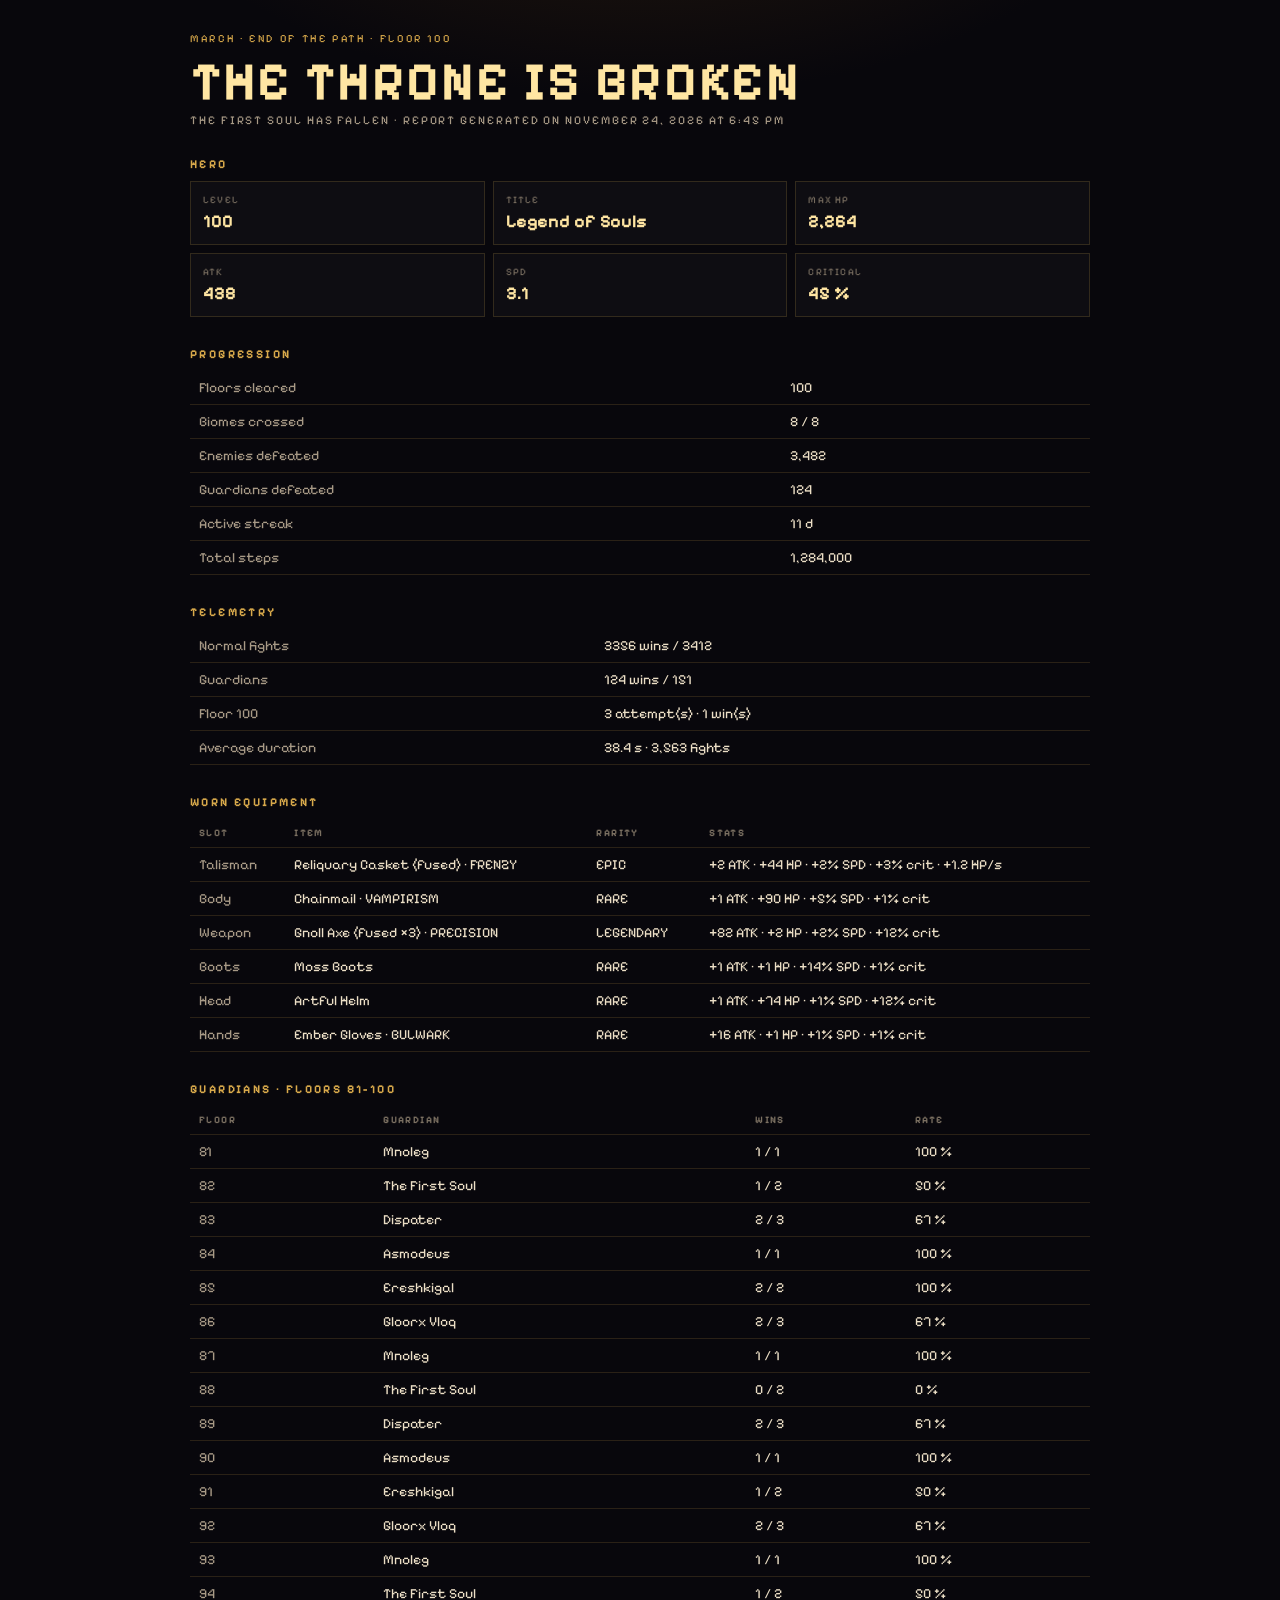
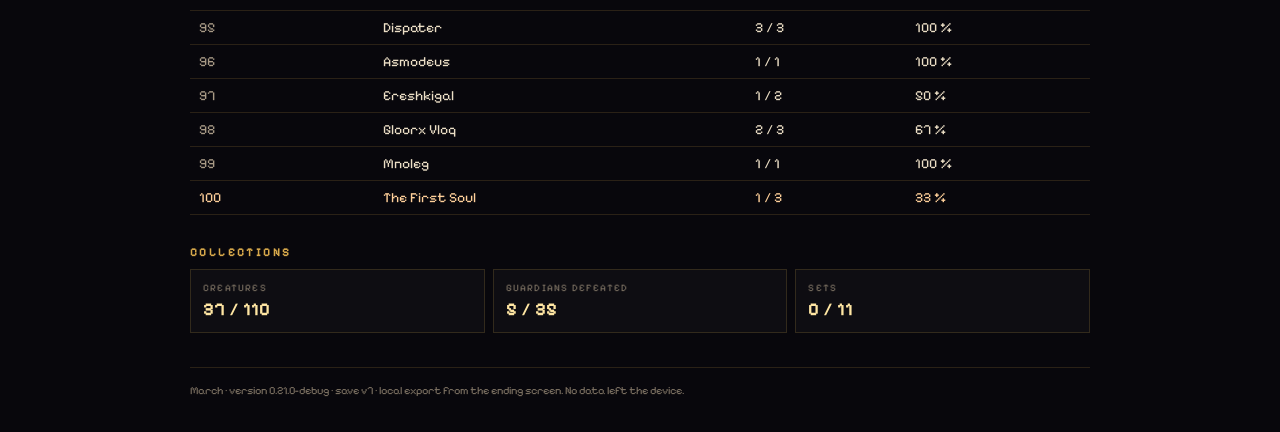
<file: docs/captures/rapport-fin-0.21.0-en.html>
<!doctype html>
<html lang="en">
<head>
<meta charset="utf-8">
<meta name="viewport" content="width=device-width, initial-scale=1">
<title>March — End report · floor 100</title>
<style>
@font-face{font-family:'Pixelify Sans';src:url([data-uri]) format('woff2');font-weight:400 700;font-display:swap;}
:root{color-scheme:dark}
*{box-sizing:border-box}
body{margin:0;padding:32px 18px;background:radial-gradient(900px 500px at 50% -10%,#2a1b0d,transparent 60%),#08070c;color:#ecdfc6;font-family:'Pixelify Sans',Georgia,serif}
main{max-width:900px;margin:0 auto}
.eyebrow{margin:0;font-size:11px;letter-spacing:.24em;color:#d8a94b;text-transform:uppercase}
h1{margin:10px 0 4px;font-size:clamp(30px,6vw,54px);line-height:1;color:#ffe6a3;letter-spacing:.03em;text-transform:uppercase}
.sub{margin:0 0 24px;font-size:12px;letter-spacing:.16em;color:#a89a86;text-transform:uppercase}
h2{margin:30px 0 10px;font-size:12px;letter-spacing:.2em;color:#d8a94b;text-transform:uppercase}
table{width:100%;border-collapse:collapse;font-size:14px}
th,td{padding:8px 9px;border-bottom:1px solid rgba(216,169,75,.16);text-align:left;vertical-align:top}
th{font-size:10px;letter-spacing:.14em;color:#7c7162;text-transform:uppercase}
td:first-child{color:#a89a86;white-space:nowrap}
tr.final td{color:#ffd09a}
.grid{display:grid;grid-template-columns:repeat(3,minmax(0,1fr));gap:8px}
.card{padding:12px;border:1px solid rgba(216,169,75,.18);background:rgba(255,255,255,.025)}
.card span{display:block;font-size:10px;letter-spacing:.12em;color:#7c7162;text-transform:uppercase}
.card b{display:block;margin-top:4px;font-size:18px;color:#ffe6a3}
.dot{display:inline-block;width:7px;height:7px;margin-right:5px;transform:rotate(45deg);background:#9aa0a6}
footer{margin-top:34px;padding-top:14px;border-top:1px solid rgba(216,169,75,.16);font-size:11px;line-height:1.6;color:#7c7162}
@media(max-width:620px){.grid{grid-template-columns:1fr 1fr}}
</style>
</head>
<body>
<main>
<p class="eyebrow">March · end of the path · floor 100</p>
<h1>THE THRONE IS BROKEN</h1>
<p class="sub">THE FIRST SOUL HAS FALLEN · Report generated on November 24, 2026 at 6:45 PM</p>

<h2>Hero</h2>
<div class="grid">
<div class="card"><span>Level</span><b>100</b></div>
<div class="card"><span>Title</span><b>Legend of Souls</b></div>
<div class="card"><span>Max HP</span><b>2,264</b></div>
<div class="card"><span>ATK</span><b>438</b></div>
<div class="card"><span>SPD</span><b>3.1</b></div>
<div class="card"><span>Critical</span><b>45 %</b></div>
</div>

<h2>Progression</h2>
<table>
<tr><td>Floors cleared</td><td>100</td></tr>
<tr><td>Biomes crossed</td><td>8 / 8</td></tr>
<tr><td>Enemies defeated</td><td>3,482</td></tr>
<tr><td>Guardians defeated</td><td>124</td></tr>
<tr><td>Active streak</td><td>11 d</td></tr>
<tr><td>Total steps</td><td>1,284,000</td></tr>
</table>

<h2>Telemetry</h2>
<table>
<tr><td>Normal fights</td><td>3356 wins / 3412</td></tr>
<tr><td>Guardians</td><td>124 wins / 151</td></tr>
<tr><td>Floor 100</td><td>3 attempt(s) · 1 win(s)</td></tr>
<tr><td>Average duration</td><td>38.4 s · 3,563 fights</td></tr>
</table>

<h2>Worn equipment</h2>
<table>
<thead><tr><th>Slot</th><th>Item</th><th>Rarity</th><th>Stats</th></tr></thead>
<tbody><tr><td>Talisman</td><td>Reliquary Casket (fused) · FRENZY</td><td>EPIC</td><td>+2 ATK · +44 HP · +2% SPD · +3% crit · +1.2 HP/s</td></tr><tr><td>Body</td><td>Chainmail · VAMPIRISM</td><td>RARE</td><td>+1 ATK · +90 HP · +5% SPD · +1% crit</td></tr><tr><td>Weapon</td><td>Gnoll Axe (fused ×3) · PRECISION</td><td>LEGENDARY</td><td>+82 ATK · +2 HP · +2% SPD · +12% crit</td></tr><tr><td>Boots</td><td>Moss Boots</td><td>RARE</td><td>+1 ATK · +1 HP · +14% SPD · +1% crit</td></tr><tr><td>Head</td><td>Artful Helm</td><td>RARE</td><td>+1 ATK · +74 HP · +1% SPD · +12% crit</td></tr><tr><td>Hands</td><td>Ember Gloves · BULWARK</td><td>RARE</td><td>+16 ATK · +1 HP · +1% SPD · +1% crit</td></tr></tbody>
</table>

<h2>Guardians · floors 81-100</h2>
<table>
<thead><tr><th>Floor</th><th>Guardian</th><th>Wins</th><th>Rate</th></tr></thead>
<tbody><tr><td>81</td><td>Mnoleg</td><td>1 / 1</td><td>100 %</td></tr><tr><td>82</td><td>The First Soul</td><td>1 / 2</td><td>50 %</td></tr><tr><td>83</td><td>Dispater</td><td>2 / 3</td><td>67 %</td></tr><tr><td>84</td><td>Asmodeus</td><td>1 / 1</td><td>100 %</td></tr><tr><td>85</td><td>Ereshkigal</td><td>2 / 2</td><td>100 %</td></tr><tr><td>86</td><td>Gloorx Vloq</td><td>2 / 3</td><td>67 %</td></tr><tr><td>87</td><td>Mnoleg</td><td>1 / 1</td><td>100 %</td></tr><tr><td>88</td><td>The First Soul</td><td>0 / 2</td><td>0 %</td></tr><tr><td>89</td><td>Dispater</td><td>2 / 3</td><td>67 %</td></tr><tr><td>90</td><td>Asmodeus</td><td>1 / 1</td><td>100 %</td></tr><tr><td>91</td><td>Ereshkigal</td><td>1 / 2</td><td>50 %</td></tr><tr><td>92</td><td>Gloorx Vloq</td><td>2 / 3</td><td>67 %</td></tr><tr><td>93</td><td>Mnoleg</td><td>1 / 1</td><td>100 %</td></tr><tr><td>94</td><td>The First Soul</td><td>1 / 2</td><td>50 %</td></tr><tr><td>95</td><td>Dispater</td><td>3 / 3</td><td>100 %</td></tr><tr><td>96</td><td>Asmodeus</td><td>1 / 1</td><td>100 %</td></tr><tr><td>97</td><td>Ereshkigal</td><td>1 / 2</td><td>50 %</td></tr><tr><td>98</td><td>Gloorx Vloq</td><td>2 / 3</td><td>67 %</td></tr><tr><td>99</td><td>Mnoleg</td><td>1 / 1</td><td>100 %</td></tr><tr class="final"><td>100</td><td>The First Soul</td><td>1 / 3</td><td>33 %</td></tr></tbody>
</table>

<h2>Collections</h2>
<div class="grid">
<div class="card"><span>Creatures</span><b>37 / 110</b></div>
<div class="card"><span>Guardians defeated</span><b>5 / 35</b></div>
<div class="card"><span>Sets</span><b>0 / 11</b></div>
</div>

<footer>March · version 0.21.0-debug · save v7 · local export from the ending screen. No data left the device.</footer>
</main>
</body>
</html>
</file>
<file: styles.css>
/* =========================================================
   LA MARCHE DES ÂMES — Maquette interactive
   Direction artistique : pixel fantasy sombre, or vieilli
   ========================================================= */

@font-face{
  font-family:'Pixelify Sans';
  src:url('assets/fonts/pixelify-sans.woff2') format('woff2');
  font-weight:400 700;
  font-display:swap;
}
@font-face{
  font-family:'Press Start 2P';
  src:url('assets/fonts/press-start-2p.woff2') format('woff2');
  font-weight:400;
  font-display:swap;
}

:root{
  --ink:#08050c;
  --ink2:#0e0914;
  --panel:#161021;
  --panel2:#1d152b;
  --panel3:#251b35;
  --line:#33253f;
  --line2:#443152;
  --gold:#e8c27a;
  --gold-bright:#f6dda6;
  --gold-deep:#a9793c;
  --parchment:#f0e2c4;
  --muted:#9587a8;
  --muted2:#6e617f;
  --ember:#ff9448;
  --ember-deep:#c25f28;
  --blood:#d15458;
  --hp:#d8585c;
  --xp:#6fa8ff;
  --green:#8ed39b;
  --purple:#b083ff;
  --common:#9b93a8;
  --uncommon:#7ec98b;
  --rare:#5fa8ff;
  --epic:#b57bff;
  --legendary:#ffc857;
  --pixel:'Press Start 2P', monospace;
  --sans:'Pixelify Sans', 'Trebuchet MS', sans-serif;
}

*{box-sizing:border-box;}
html,body{height:100%;}
body{
  margin:0;
  min-height:100dvh;
  background:
    radial-gradient(900px 700px at 18% 8%, rgba(83,52,117,.22), transparent 65%),
    radial-gradient(800px 600px at 86% 88%, rgba(190,102,44,.14), transparent 65%),
    linear-gradient(180deg,#08050c 0%,#0b0712 50%,#06040a 100%);
  color:var(--parchment);
  font-family:var(--sans);
  overflow-x:hidden;
  -webkit-font-smoothing:antialiased;
}
body::before{
  content:'';
  position:fixed;
  inset:0;
  pointer-events:none;
  opacity:.22;
  background-image:
    repeating-linear-gradient(0deg, rgba(255,255,255,.028) 0 1px, transparent 1px 3px),
    repeating-linear-gradient(90deg, rgba(255,255,255,.022) 0 1px, transparent 1px 4px);
  z-index:0;
}
.ambient{
  position:fixed;
  border-radius:50%;
  filter:blur(90px);
  pointer-events:none;
  z-index:0;
}
.ambient-a{width:420px;height:420px;left:-120px;top:12%;background:rgba(255,140,60,.09);}
.ambient-b{width:520px;height:520px;right:-160px;bottom:-80px;background:rgba(120,80,200,.11);}

button{font-family:inherit;color:inherit;}

/* ============================= PAGE ============================= */
.stage{
  position:relative;
  z-index:2;
  min-height:100dvh;
  display:flex;
  align-items:center;
  justify-content:center;
  gap:70px;
  padding:32px 40px;
}

/* ---------- intro ---------- */
.intro{width:330px;flex:0 0 auto;padding-bottom:6px;}
.introTag{
  display:inline-flex;align-items:center;gap:6px;
  font-size:7px;letter-spacing:.24em;font-weight:700;color:var(--gold);
  border:1px solid rgba(232,194,122,.25);
  background:rgba(232,194,122,.05);
  padding:4px 7px;border-radius:3px;margin-bottom:20px;
}
.introTag span{width:5px;height:5px;background:var(--ember);box-shadow:0 0 8px var(--ember);}
.brandRow{display:flex;align-items:center;gap:14px;}
.brandFlame{color:var(--ember);filter:drop-shadow(0 0 14px rgba(255,140,60,.45));}
.brandFlame svg{width:42px;height:56px;display:block;}
h1{
  margin:0;
  font-family:var(--pixel);
  font-size:18px;
  line-height:1.5;
  letter-spacing:.01em;
  color:var(--parchment);
  text-shadow:0 3px 0 rgba(0,0,0,.55);
}
h1 span{color:var(--gold);}
.tagline{
  margin:7px 0 0;
  font-size:8px;
  letter-spacing:.22em;
  text-transform:uppercase;
  color:var(--muted);
}
.pitch{
  margin:22px 0 8px;
  font-size:13px;
  line-height:1.65;
  color:#b9acc6;
}
.featureList{list-style:none;margin:14px 0 0;padding:0;}
.featureList li{
  display:flex;gap:11px;align-items:flex-start;
  padding:11px 0;
  border-top:1px dashed rgba(255,255,255,.075);
}
.featureList li:last-child{border-bottom:1px dashed rgba(255,255,255,.075);}
.feat{
  flex:0 0 28px;width:28px;height:28px;border-radius:5px;
  border:1px solid #3a2b4d;
  background-color:#171021;
  background-repeat:no-repeat;
  background-position:center;
  background-size:22px;
  image-rendering:pixelated;
}
.ico-steps{background-image:url('assets/item/boots4_green.png');}
.ico-flame{background-image:url('assets/mon/fire_elemental.png');}
.ico-camp{background-image:url('assets/item/misc_lantern.png');}
.featureList b{display:block;font-size:11px;letter-spacing:.02em;color:var(--parchment);}
.featureList small{display:block;margin-top:2px;font-size:9.5px;line-height:1.45;color:var(--muted);}
.introNote{
  margin-top:22px;padding:11px 12px;border:1px solid #33263f;border-radius:6px;
  background:linear-gradient(180deg,rgba(32,23,46,.7),rgba(17,12,25,.7));
}
.noteLine{display:flex;justify-content:space-between;font-size:7px;letter-spacing:.18em;color:var(--muted2);}
.noteLine b{color:var(--gold);}
.introNote p{margin:6px 0 0;font-size:9.5px;line-height:1.55;color:#91849f;}
.credits{display:flex;gap:9px;align-items:flex-start;margin-top:18px;color:#6b5f79;}
.credits .dot{width:5px;height:5px;margin-top:4px;background:var(--gold);flex:0 0 auto;}
.credits p{margin:0;font-size:8px;line-height:1.6;letter-spacing:.02em;}
.credits b{color:#a79586;}

/* ============================= DEVICE ============================= */
.deviceWrap{display:flex;flex-direction:column;align-items:center;gap:16px;flex:0 0 auto;}
.device{
  position:relative;
  width:406px;height:860px;
  padding:8px;
  border-radius:48px;
  background:linear-gradient(150deg,#211a29,#08060c 38%,#17111f 78%,#05040a);
  box-shadow:
    0 0 0 1px rgba(232,194,122,.16),
    0 0 0 7px #0b0810,
    0 0 0 8px #2b2038,
    0 42px 90px rgba(0,0,0,.78),
    0 10px 26px rgba(0,0,0,.6),
    inset 0 0 0 1px rgba(255,255,255,.05);
}
.sideKey{position:absolute;background:linear-gradient(180deg,#241c2f,#0c0912);border:1px solid #33273f;width:3px;border-radius:2px;}
.keyPower{right:-4px;top:190px;height:72px;}
.keyVolUp{left:-4px;top:150px;height:44px;}
.keyVolDown{left:-4px;top:202px;height:44px;}

.screen{
  position:relative;
  width:100%;height:100%;
  border-radius:40px;
  overflow:hidden;
  display:flex;flex-direction:column;
  background:#0a0710;
  isolation:isolate;
}
.screen::after{
  content:'';
  position:absolute;inset:0;z-index:99;pointer-events:none;
  border-radius:40px;
  box-shadow:inset 0 0 0 1px rgba(255,255,255,.07), inset 0 0 40px rgba(0,0,0,.55);
  background:linear-gradient(115deg,rgba(255,255,255,.055),transparent 22%,transparent 75%,rgba(255,255,255,.02));
}

.deviceCaption{
  display:flex;align-items:center;gap:9px;
  font-size:7px;letter-spacing:.16em;text-transform:uppercase;color:#584c66;
}
.deviceCaption span{width:24px;height:1px;background:#33283f;display:inline-block;}

/* ---------- status bar ---------- */
.statusbar{
  flex:0 0 27px;
  display:flex;align-items:center;justify-content:space-between;
  padding:0 17px;
  font-family:var(--sans);
  font-size:10px;font-weight:700;
  color:#cfc2ae;
  background:linear-gradient(180deg,#0a0710,#0c0813);
  position:relative;
  z-index:45;
}
.notch{
  position:absolute;left:50%;top:5px;transform:translateX(-50%);
  width:88px;height:17px;border-radius:10px;background:#040307;
  box-shadow:inset 0 0 0 1px rgba(255,255,255,.04);
}
.statusIcons{display:flex;align-items:center;gap:6px;}
.signal{display:flex;align-items:flex-end;gap:1.5px;height:8px;}
.signal i{width:2.5px;background:#cfc2ae;display:block;}
.signal i:nth-child(1){height:3px;}
.signal i:nth-child(2){height:5px;}
.signal i:nth-child(3){height:7px;}
.signal i:nth-child(4){height:8px;opacity:.35;}
.wifi{width:9px;height:8px;border:1.6px solid #cfc2ae;border-bottom-color:transparent;border-radius:50%;transform:translateY(1px);}
.wifi::before{content:'';display:block;width:3px;height:3px;background:#cfc2ae;border-radius:50%;margin:2.4px auto 0;}
.battery{width:16px;height:8px;border:1px solid #cfc2ae;border-radius:2px;position:relative;padding:1px;}
.battery i{display:block;height:100%;width:68%;background:#cfc2ae;border-radius:1px;}
.battery::after{content:'';position:absolute;right:-3px;top:2px;width:2px;height:4px;background:#cfc2ae;border-radius:0 1px 1px 0;}

/* ============================= SCÈNE ============================= */
.scene{
  position:relative;
  flex:0 0 47.6%;
  overflow:hidden;
  background:#0b0712;
  isolation:isolate;
}
.wall{
  position:absolute;
  inset:-12% -22% 0 -22%;
  background-image:url('assets/env/brick_gray1.png');
  background-size:80px 80px;
  background-position-x:calc(-1 * var(--scroll,0px));
  filter:brightness(.38) saturate(.62);
  opacity:.85;
  transform:translateZ(0);
}
.wallShade{
  position:absolute;inset:0;
  background:
    linear-gradient(180deg,rgba(7,4,12,.96) 0%,rgba(9,6,15,.35) 26%,rgba(9,6,14,.52) 62%,rgba(5,3,9,.96) 100%),
    radial-gradient(ellipse at 50% 46%,rgba(120,78,160,.16),transparent 60%);
}
.scene[data-biome="catacomb"] .wall{background-image:url('assets/env/catacombs0.png');filter:brightness(.42) saturate(.72);}
.scene[data-biome="ember"] .wall{background-image:url('assets/env/brick_brown0.png');filter:brightness(.36) sepia(.35) saturate(1.15);}
.scene[data-biome="forge"] .wall{background-image:url('assets/env/brick_gray0.png');filter:brightness(.38) hue-rotate(160deg) saturate(.75);}
.scene[data-biome="peak"] .wall{background-image:url('assets/env/brick_gray1.png');filter:brightness(.5) saturate(.45) hue-rotate(175deg);}
.scene[data-biome="ember"] .groundTiles{filter:brightness(.66) sepia(.3) saturate(.9);}
.arches{position:absolute;inset:0;pointer-events:none;}
.arch{
  position:absolute;
  bottom:62px;
  width:104px;height:190px;
  border-radius:54px 54px 3px 3px;
  background:linear-gradient(180deg,#08050e 10%,#100b1a 55%,#161021 100%);
  box-shadow:
    inset 0 0 0 6px #241a32,
    inset 0 0 0 9px #100b19,
    inset 0 26px 46px rgba(0,0,0,.95),
    0 0 30px rgba(0,0,0,.5);
  overflow:hidden;
  opacity:.9;
}
.arch1{left:5%;}
.arch2{left:37%;}
.arch3{left:69%;}
.arch2 .archLight{background:radial-gradient(ellipse at center,rgba(150,100,255,.15),transparent 64%);}
.arch3 .archLight{background:radial-gradient(ellipse at center,rgba(255,120,60,.17),transparent 64%);}
.archStatue{
  position:absolute;left:50%;bottom:15px;transform:translateX(-50%);
  width:72px;height:72px;object-fit:contain;image-rendering:pixelated;
  opacity:.66;filter:brightness(.9) saturate(.8) drop-shadow(0 0 10px rgba(255,160,90,.16)) drop-shadow(0 6px 5px rgba(0,0,0,.8));
}
.archPedestal{
  position:absolute;left:50%;bottom:4px;width:62px;height:13px;transform:translateX(-50%);
  background:linear-gradient(180deg,#3b3048,#21182c 65%,#120d1a);
  border-top:1px solid #5a4968;
  box-shadow:0 4px 6px rgba(0,0,0,.6);
}
.archLight{
  position:absolute;left:50%;bottom:-24px;width:150px;height:120px;transform:translateX(-50%);
  background:radial-gradient(ellipse at center,rgba(255,150,70,.18),transparent 64%);
}
.column{
  position:absolute;left:-18px;bottom:60px;width:70px;height:70px;opacity:.42;
  filter:brightness(.52) grayscale(.3);
}
.column img{width:100%;height:100%;object-fit:contain;image-rendering:pixelated;}

/* bannières et chaînes */
.hangBanner{position:absolute;top:-4px;width:30px;height:118px;z-index:4;opacity:.9;filter:drop-shadow(0 6px 5px rgba(0,0,0,.5));}
.hb1{left:31%;}
.hb2{left:62%;opacity:.65;height:96px;}
.hbBar{position:absolute;left:-5px;right:-5px;top:0;height:5px;background:linear-gradient(180deg,#8d703e,#4b3520);border:1px solid #241708;}
.hbCloth{
  position:absolute;left:0;right:0;top:5px;bottom:0;
  background:
    linear-gradient(90deg,rgba(255,255,255,.08),transparent 26%,transparent 72%,rgba(0,0,0,.32)),
    linear-gradient(180deg,#53202a,#39151d 55%,#220d13);
  clip-path:polygon(0 0,100% 0,100% 84%,50% 100%,0 84%);
  border:1px solid rgba(150,70,70,.3);
}
.hbCloth::after{
  content:'';position:absolute;left:2px;right:2px;top:26px;height:2px;
  background:linear-gradient(90deg,transparent,#a77b3c,transparent);
}
.hbRune{
  position:absolute;left:50%;top:38px;width:9px;height:9px;transform:translateX(-50%) rotate(45deg);
  border:2px solid #c79a4a;box-shadow:0 0 7px rgba(232,194,122,.35);
}
.chain{
  position:absolute;top:0;width:3px;height:88px;z-index:3;opacity:.3;
  background:repeating-linear-gradient(180deg,transparent 0 3px,#8b7a91 3px 5px,transparent 5px 8px);
}
.c1{left:17%;height:66px;}
.c2{left:53%;height:104px;opacity:.22;}
.c3{left:84%;height:78px;}

.halte{position:absolute;left:2.4%;bottom:69px;width:24px;height:34px;z-index:5;opacity:.85;}
.halte span{
  position:absolute;left:50%;transform:translateX(-50%);
  background:linear-gradient(180deg,#4b4058,#251c31 70%,#15101e);
  border:1px solid #6b5a7c;border-radius:3px;box-shadow:0 3px 5px rgba(0,0,0,.6);
}
.halte span:nth-child(1){bottom:0;width:24px;height:9px;}
.halte span:nth-child(2){bottom:8px;width:17px;height:8px;}
.halte span:nth-child(3){bottom:15px;width:10px;height:9px;}
.halte::after{
  content:'';position:absolute;left:50%;bottom:24px;width:4px;height:4px;transform:translateX(-50%) rotate(45deg);
  background:#ffcf8a;box-shadow:0 0 9px #ffb35c;
}

/* torches */
.torch{position:absolute;width:14px;height:24px;z-index:4;}
.torch1{left:16%;top:148px;}
.torch2{left:47%;top:132px;}
.torch3{left:79%;top:154px;}
.torchGlow{
  position:absolute;left:50%;top:0;width:120px;height:120px;transform:translate(-50%,-34%);
  background:radial-gradient(circle,rgba(255,150,60,.32) 0%,rgba(255,120,40,.12) 35%,transparent 70%);
  filter:blur(2px);
  animation:torchGlow 3.4s ease-in-out infinite alternate;
}
.torchFlame{
  position:absolute;left:50%;top:-10px;width:13px;height:18px;transform:translateX(-50%);
  background:linear-gradient(180deg,#fff2b0 0%,#ffb14e 42%,#e2622a 78%,#8f2d19 100%);
  clip-path:polygon(50% 0,64% 24%,78% 30%,82% 56%,70% 82%,50% 100%,30% 82%,18% 56%,23% 30%,38% 24%);
  animation:flameFlicker .5s steps(2,end) infinite alternate;
  filter:drop-shadow(0 0 5px rgba(255,140,60,.9));
}
.torch::after{
  content:'';position:absolute;left:50%;bottom:-3px;width:7px;height:15px;transform:translateX(-50%);
  background:linear-gradient(180deg,#6a4a2b,#2a1b12);border:1px solid #1a100a;
}
.torchSpark{
  position:absolute;width:2px;height:2px;background:#ffb45e;border-radius:50%;
  box-shadow:0 0 4px #ff9448;opacity:0;
  animation:spark 2.8s ease-out infinite;
}
.torchSpark.s1{left:46%;top:0;animation-delay:.7s;}
.torchSpark.s2{left:56%;top:2px;animation-delay:1.9s;}

.ambientBat{
  position:absolute;width:24px;height:24px;image-rendering:pixelated;
  opacity:.28;filter:brightness(.85);z-index:3;
  animation:batFly 24s linear infinite;
}
.bat1{top:92px;animation-delay:-3s;}
.bat2{top:150px;width:17px;height:17px;animation-delay:-14s;opacity:.18;animation-duration:31s;}

/* porte runique */
.gateFrame{
  position:absolute;right:-36px;bottom:62px;width:166px;height:134px;z-index:3;
  border-radius:86px 86px 0 0;
  border:7px solid #241b30;
  background:linear-gradient(180deg,#08050e 0%,#0d0915 58%,#151020 100%);
  box-shadow:
    inset 0 0 0 2px #4a3a5c,
    inset 0 22px 40px rgba(0,0,0,.85),
    0 0 26px rgba(0,0,0,.65);
  overflow:hidden;
  opacity:.95;
  transition:box-shadow .6s ease,filter .6s ease;
}
.gateFrame::before{
  content:'';position:absolute;left:50%;top:7px;width:92px;height:58px;transform:translateX(-50%);
  border:1px solid rgba(232,194,122,.14);border-bottom:0;border-radius:48px 48px 0 0;
  box-shadow:inset 0 0 22px rgba(160,100,220,.1);
}
.gateRune{
  position:absolute;left:50%;top:30px;width:18px;height:18px;transform:translateX(-50%) rotate(45deg);
  border:2px solid rgba(232,194,122,.5);
  box-shadow:0 0 10px rgba(232,194,122,.2),inset 0 0 6px rgba(232,194,122,.2);
  opacity:.65;
  transition:opacity .5s,box-shadow .5s;
}
.gateRune::after{
  content:'';position:absolute;inset:3px;border:1px solid rgba(232,194,122,.35);
}
.gateLabel{
  position:absolute;left:50%;top:56px;transform:translateX(-50%);
  font-family:var(--pixel);font-size:4.5px;letter-spacing:.14em;color:rgba(232,194,122,.42);
  white-space:nowrap;transition:color .4s,text-shadow .4s;
}
.gateFrame.active .gateLabel{color:#ffd479;text-shadow:0 0 8px rgba(255,180,90,.8);}
.gate{
  position:absolute;left:50%;bottom:0;transform:translateX(-50%);
  display:flex;height:64px;
  opacity:.92;filter:brightness(.95) saturate(.8);
  transition:opacity .5s ease,filter .5s ease;
}
.gate img{width:64px;height:64px;image-rendering:pixelated;display:block;}
.gateGlow{
  position:absolute;inset:-20px;background:radial-gradient(ellipse at 50% 80%,rgba(255,90,60,.3),transparent 65%);
  opacity:0;transition:opacity .5s;pointer-events:none;
}
.gateFrame.active{
  filter:drop-shadow(0 0 14px rgba(255,110,60,.28));
  box-shadow:
    inset 0 0 0 2px #6d4a5a,
    inset 0 22px 40px rgba(0,0,0,.8),
    0 0 34px rgba(209,84,88,.22);
}
.gateFrame.active .gateGlow{opacity:1;animation:gatePulse 2.2s ease-in-out infinite;}
.gateFrame.active .gateRune{opacity:1;box-shadow:0 0 18px rgba(255,150,90,.6),inset 0 0 8px rgba(255,150,90,.4);}
.gateFrame.active .gate{filter:brightness(1.12) saturate(1);}

/* sol */
.ground{position:absolute;left:0;right:0;bottom:0;height:86px;z-index:2;overflow:hidden;background:#0a0710;}
.ground::before{
  content:'';position:absolute;inset:0;z-index:1;pointer-events:none;
  background:
    radial-gradient(ellipse 130px 48px at 16% 55%,rgba(255,150,70,.16),transparent 70%),
    radial-gradient(ellipse 130px 48px at 47% 55%,rgba(255,150,70,.14),transparent 70%),
    radial-gradient(ellipse 120px 44px at 79% 55%,rgba(255,150,70,.15),transparent 70%),
    radial-gradient(ellipse 180px 60px at 60% 80%,rgba(130,90,200,.08),transparent 70%);
  mix-blend-mode:screen;
}
.groundTop{
  position:absolute;left:0;right:0;top:0;height:8px;
  background:repeating-linear-gradient(90deg,#4a3c56 0 26px,#2e233c 26px 52px);
  border-bottom:1px solid #0a0710;
  box-shadow:0 -1px 0 #6b5678,0 4px 12px rgba(0,0,0,.55),inset 0 1px 0 rgba(255,220,170,.08);
}
.groundTiles{
  position:absolute;inset:8px 0 0 0;
  background-image:url('assets/env/cobble_blood1.png');
  background-size:62px 62px;
  background-position-x:calc(-1 * var(--scrollFast,0px));
  filter:brightness(.72) contrast(1.12) saturate(.7);
  opacity:.92;
}
.groundBlood{
  position:absolute;inset:0;
  background:
    radial-gradient(ellipse at 18% 20%,rgba(120,25,30,.24),transparent 50%),
    radial-gradient(ellipse at 74% 50%,rgba(90,20,26,.18),transparent 55%),
    linear-gradient(180deg,rgba(5,3,9,.05),rgba(5,3,9,.72));
}
.fgRocks{position:absolute;inset:0;pointer-events:none;z-index:3;}
.fgRocks span{position:absolute;bottom:-4px;background:linear-gradient(180deg,#221a2c,#0b0811);border-top:1px solid #3b2e49;border-radius:50% 50% 0 0;filter:drop-shadow(0 -2px 4px rgba(0,0,0,.6));}
.fgRocks .r1{left:-22px;width:110px;height:30px;}
.fgRocks .r2{right:-20px;width:130px;height:34px;}
.fgRocks .r3{left:44%;width:64px;height:16px;opacity:.6;}
.ground::after{
  content:'';position:absolute;left:0;right:0;bottom:0;height:26px;
  background:linear-gradient(0deg,rgba(5,3,9,.95),transparent);
}
.fog{
  position:absolute;left:-40%;right:-40%;bottom:38px;height:120px;
  z-index:5;pointer-events:none;opacity:.5;
  background:radial-gradient(ellipse at 50% 100%,rgba(122,92,150,.22),transparent 65%);
  animation:fogDrift 14s ease-in-out infinite alternate;
}
.fog2{bottom:20px;height:90px;opacity:.35;background:radial-gradient(ellipse at 40% 100%,rgba(200,130,80,.13),transparent 60%);animation-duration:19s;animation-delay:-6s;}
.mote{
  position:absolute;width:2px;height:2px;border-radius:50%;background:#ffcf8a;z-index:6;
  box-shadow:0 0 5px #ffb35c;opacity:0;pointer-events:none;animation:moteFloat linear infinite;
}
.vignette{
  position:absolute;inset:0;z-index:10;pointer-events:none;
  background:
    radial-gradient(ellipse at 50% 56%,transparent 38%,rgba(4,2,8,.52) 100%),
    linear-gradient(180deg,rgba(5,3,9,.6) 0%,transparent 22%,transparent 76%,rgba(5,3,9,.75) 100%);
}

/* HUD haut */
.sceneTop{
  position:absolute;top:7px;left:10px;right:10px;z-index:16;
  display:flex;align-items:center;gap:7px;
}
.floorChip{
  display:inline-flex;align-items:center;gap:5px;
  padding:5px 7px;border:1px solid rgba(232,194,122,.28);border-radius:3px;
  background:rgba(9,6,14,.76);
  font-size:8px;letter-spacing:.12em;font-weight:700;color:#cdbd9c;
  backdrop-filter:blur(4px);
}
.floorChip b{font-family:var(--pixel);font-size:8px;color:var(--gold-bright);}
.chipDot{width:4px;height:4px;background:var(--ember);box-shadow:0 0 7px var(--ember);}
.biomeName{
  flex:1;font-size:7px;letter-spacing:.16em;text-align:center;color:rgba(240,226,196,.46);
  white-space:nowrap;overflow:hidden;text-overflow:ellipsis;
}
.topRight{display:flex;align-items:center;gap:5px;}
.goldPill{
  display:flex;align-items:center;gap:4px;
  padding:4px 6px;border:1px solid rgba(232,194,122,.22);border-radius:3px;
  background:rgba(9,6,14,.76);font-size:9px;font-weight:700;color:#f0d9a5;
  backdrop-filter:blur(4px);
}
.goldPill img{width:13px;height:13px;image-rendering:pixelated;}
.campBtn{
  width:31px;height:29px;display:grid;place-items:center;
  border:1px solid rgba(232,194,122,.3);border-radius:3px;
  background:linear-gradient(180deg,#2a1d2f,#150e1d);
  color:var(--ember);cursor:pointer;padding:0;
  box-shadow:0 0 12px rgba(255,140,60,.16),inset 0 1px 0 rgba(255,255,255,.05);
  transition:transform .12s,box-shadow .2s;
}
.campBtn:hover{box-shadow:0 0 18px rgba(255,140,60,.32),inset 0 1px 0 rgba(255,255,255,.08);}
.campBtn:active{transform:scale(.94);}
.campBtn svg{width:13px;height:16px;}

/* jauge de palier */
.progressWrap{
  position:absolute;top:39px;left:11px;right:11px;z-index:16;
  display:flex;align-items:center;gap:7px;
}
.progressTrack{
  position:relative;flex:1;height:7px;border-radius:2px;
  background:#120d1b;border:1px solid #33253f;
  box-shadow:inset 0 1px 2px rgba(0,0,0,.8);overflow:visible;
}
.progressFill{
  position:absolute;left:0;top:0;bottom:0;width:62%;border-radius:1px;
  background:linear-gradient(90deg,#8d5c2a,#e8c27a 70%,#ffdf9f);
  box-shadow:0 0 8px rgba(232,194,122,.45);
  transition:width .35s linear;
}
.progressTicks{
  position:absolute;inset:0;
  background-image:repeating-linear-gradient(90deg,transparent 0 calc(10% - 1px),rgba(255,255,255,.22) calc(10% - 1px) 10%);
}
.progressBoss{
  position:absolute;right:-7px;top:-4px;width:14px;height:14px;color:#c95d54;
  filter:drop-shadow(0 0 4px rgba(201,93,84,.6));
}
.progressBoss svg{width:100%;height:100%;}
.distLabel{
  font-size:7.5px;font-weight:700;letter-spacing:.04em;color:#cdbfa3;
  min-width:58px;text-align:right;font-variant-numeric:tabular-nums;
}

/* unités */
.unit{
  position:absolute;bottom:70px;z-index:8;
  display:flex;flex-direction:column;align-items:center;
  transition:left .35s ease,transform .45s ease;
}
.heroUnit{left:9%;}
.enemyUnit{right:7%;opacity:0;transform:translateX(46px);pointer-events:none;}
.enemyUnit.present{opacity:1;transform:translateX(0);}
.enemyUnit.boss{right:4%;}
.plate{
  width:116px;margin-bottom:5px;padding:3px 5px;border-radius:3px;
  background:rgba(8,5,13,.8);border:1px solid rgba(232,194,122,.22);
  backdrop-filter:blur(2px);
  box-shadow:0 2px 6px rgba(0,0,0,.45);
}
.enemyPlate{border-color:rgba(209,84,88,.36);}
.plateTop{display:flex;align-items:baseline;justify-content:space-between;gap:4px;}
.uName{font-size:6.8px;font-weight:700;letter-spacing:.04em;color:#f0e2c4;white-space:nowrap;overflow:hidden;text-overflow:ellipsis;max-width:78px;}
.uLevel{font-size:6px;color:#bfae8d;letter-spacing:.02em;white-space:nowrap;}
.hpTrack{height:3px;margin-top:2px;background:#1b111a;border-radius:1px;overflow:hidden;}
.hpTrack i{display:block;height:100%;width:100%;background:linear-gradient(90deg,#3f7a4d,#8ed39b);transition:width .18s ease;}
.enemyHpTrack i{background:linear-gradient(90deg,#8d2e33,#d8585c);}
.spriteWrap{position:relative;display:flex;align-items:flex-end;justify-content:center;}
.heroSpriteWrap{width:100px;height:100px;}
.heroSprite{height:100px;width:auto;image-rendering:pixelated;position:relative;z-index:2;
  filter:drop-shadow(0 7px 4px rgba(0,0,0,.62));
  animation:heroIdle 2.6s steps(1,end) infinite;
  transform-origin:50% 100%;
}
.heroBlade{
  position:absolute;right:-11px;bottom:30px;height:58px;width:auto;z-index:3;
  image-rendering:pixelated;transform:rotate(9deg);transform-origin:50% 92%;
  filter:drop-shadow(0 2px 2px rgba(0,0,0,.65));
  animation:bladeIdle 3s ease-in-out infinite;
}
.heroShield{
  position:absolute;left:-5px;bottom:29px;height:29px;width:auto;z-index:1;
  image-rendering:pixelated;filter:brightness(.9) drop-shadow(0 2px 2px rgba(0,0,0,.6));
}
.heroUnit.attacking .heroBlade{animation:bladeSwing .3s ease;}
.enemySpriteWrap{width:116px;height:110px;}
.enemyUnit.boss .enemySpriteWrap{width:138px;height:150px;}
.enemySprite{height:100%;width:auto;image-rendering:pixelated;position:relative;z-index:2;
  filter:drop-shadow(0 7px 4px rgba(0,0,0,.65));
  animation:enemyIdle 1.9s steps(1,end) infinite;
  transform-origin:50% 100%;
}
.scene.walking .heroSprite{animation:heroWalk .52s steps(2,end) infinite;}
.scene.walking .enemyUnit.present .enemySprite{animation:enemyWalk .6s steps(2,end) infinite;}
.unitShadow{
  width:62px;height:10px;margin-top:-3px;border-radius:50%;
  background:radial-gradient(ellipse,rgba(0,0,0,.75),transparent 70%);
  filter:blur(1.5px);
}
.enemyUnit .unitShadow{width:56px;}
.enemyUnit.boss .plate{width:148px;border-color:rgba(232,194,122,.58);box-shadow:0 0 16px rgba(232,194,122,.13),0 2px 6px rgba(0,0,0,.5);}
.enemyUnit.boss .uName{font-family:var(--sans);font-size:7.2px;font-weight:700;color:#ffd479;letter-spacing:.01em;max-width:104px;}
.enemyUnit.boss .uLevel{color:#e5b97e;}
.enemyUnit.boss .unitShadow{width:92px;height:12px;}
.enemyUnit.enraged .enemySprite{filter:sepia(.5) saturate(2.4) hue-rotate(-28deg) drop-shadow(0 0 12px rgba(255,70,40,.55));}
.heroUnit.attacking{animation:lungeHero .28s ease;}
.enemyUnit.attacking{animation:lungeEnemy .28s ease;}
.unit.hit .sprite{filter:brightness(1.45) saturate(1.6) sepia(.25) hue-rotate(-18deg) drop-shadow(0 0 8px rgba(255,80,60,.85));}
.ferveurAura{
  position:absolute;left:50%;bottom:-8px;width:118px;height:118px;transform:translateX(-50%);
  border-radius:50%;background:radial-gradient(circle,rgba(255,150,60,.4),rgba(255,100,30,.12) 45%,transparent 68%);
  opacity:0;transition:opacity .6s;z-index:1;filter:blur(1px);
}
.scene.tier-1 .ferveurAura{opacity:.12;}
.scene.tier-2 .ferveurAura{opacity:.34;}
.scene.tier-3 .ferveurAura{opacity:.58;}
.scene.tier-4 .ferveurAura{opacity:.82;animation:auraPulse 2.2s ease-in-out infinite;}
.eliteTag{
  position:absolute;top:4px;right:-2px;z-index:3;display:none;
  font-family:var(--pixel);font-size:5px;letter-spacing:.06em;color:#ffd479;
  background:rgba(37,23,10,.9);border:1px solid #c99643;padding:2px 3px;
}
.enemyUnit.elite .eliteTag{display:block;animation:eliteBlink 1.6s steps(2,end) infinite;}

/* coffre */
.chest{
  position:absolute;left:53%;bottom:72px;width:58px;height:52px;z-index:9;
  background:none;border:0;padding:0;cursor:pointer;display:none;
  animation:chestFloat 2.6s ease-in-out infinite;
}
.chest.show{display:block;}
.chestSvg{
  width:58px;height:auto;display:block;position:relative;z-index:2;
  filter:drop-shadow(0 6px 5px rgba(0,0,0,.7));
}
.chestGlow{
  position:absolute;inset:-18px;border-radius:50%;
  background:radial-gradient(circle,rgba(255,196,90,.34),transparent 65%);
  animation:auraPulse 2.4s ease-in-out infinite;
}
.chestLock{
  position:absolute;right:-3px;bottom:-2px;z-index:3;width:15px;height:15px;display:grid;place-items:center;
  background:#2a1a0d;border:1px solid #c99643;border-radius:2px;color:#ffd479;
}
.chestLock svg{width:8px;height:10px;}

/* fx */
.fxLayer{position:absolute;inset:0;z-index:24;pointer-events:none;overflow:hidden;}
.dmgNum{
  position:absolute;z-index:25;font-family:var(--pixel);font-size:8px;color:#fff;
  text-shadow:1.5px 1.5px 0 #000,-1px 1px 0 #000;white-space:nowrap;
  animation:dmgUp .95s ease-out forwards;
}
.dmgNum.crit{font-size:10px;color:#ffd06b;text-shadow:2px 2px 0 #3a1a00;}
.dmgNum.heal{color:#9af0a7;}
.dmgNum.hurt{color:#ff8b84;}
.lootNum{
  position:absolute;z-index:25;font-size:8px;font-weight:700;color:#ffd47a;
  text-shadow:1px 1px 0 #000;white-space:nowrap;animation:lootUp 1.2s ease-out forwards;
}
.slash{
  position:absolute;z-index:23;width:52px;height:52px;pointer-events:none;
  background:conic-gradient(from 220deg at 50% 50%,transparent 0deg,rgba(255,240,200,.95) 34deg,rgba(255,170,90,.5) 62deg,transparent 90deg);
  border-radius:50%;filter:blur(.4px);animation:slashAnim .3s ease-out forwards;
}
.sparkFx{
  position:absolute;z-index:23;width:3px;height:3px;background:#ffd28a;
  box-shadow:0 0 6px #ff9448;animation:sparkBurst .5s ease-out forwards;
}

/* tags & bannières */
.farmTag{
  position:absolute;top:59px;left:50%;transform:translateX(-50%) translateY(-6px);
  z-index:20;padding:3px 7px;border:1px solid rgba(209,84,88,.55);border-radius:2px;
  background:rgba(35,10,14,.82);color:#ffb0a6;font-size:6px;letter-spacing:.14em;font-weight:700;
  opacity:0;transition:.25s;pointer-events:none;
}
.farmTag.show{opacity:1;transform:translateX(-50%) translateY(0);animation:farmPulse 2s ease-in-out infinite;}
.banner{
  position:absolute;top:92px;left:50%;transform:translateX(-50%) translateY(-10px);
  z-index:30;min-width:190px;padding:7px 15px;text-align:center;pointer-events:none;
  background:linear-gradient(180deg,rgba(24,16,34,.96),rgba(12,8,18,.96));
  border:1px solid rgba(232,194,122,.6);border-radius:4px;
  box-shadow:0 6px 20px rgba(0,0,0,.65),0 0 24px rgba(232,194,122,.12);
  opacity:0;transition:opacity .3s,transform .3s;
}
.banner.show{opacity:1;transform:translateX(-50%) translateY(0);}
.banner b{display:block;font-family:var(--pixel);font-size:7.5px;letter-spacing:.06em;color:var(--gold-bright);}
.banner span{display:block;margin-top:4px;font-size:7.5px;color:#b3a6bd;}
.banner.boss{border-color:rgba(209,84,88,.8);box-shadow:0 6px 20px rgba(0,0,0,.65),0 0 30px rgba(209,84,88,.22);}
.banner.boss b{color:#ffb1a5;}
.banner.win b{color:#a8efb2;}
.redFlash{
  position:absolute;inset:0;z-index:35;pointer-events:none;opacity:0;
  background:radial-gradient(ellipse at center,transparent 20%,rgba(140,20,26,.55) 100%);
}
.redFlash.flash{animation:redFlash .7s ease-out;}

/* HUD bas */
.bottomHud{
  position:absolute;left:10px;right:10px;bottom:8px;z-index:18;
  display:flex;gap:5px;align-items:stretch;
}
.ferveurPill{
  flex:1.18;height:36px;display:flex;align-items:center;gap:6px;padding:0 8px;
  border:1px solid rgba(232,194,122,.18);border-radius:4px;
  background:rgba(9,6,14,.82);backdrop-filter:blur(5px);
}
.ferveurFlame{color:var(--ember);flex:0 0 auto;filter:drop-shadow(0 0 5px rgba(255,148,72,.5));}
.ferveurFlame svg{width:10px;height:13px;display:block;}
.ferveurInfo{flex:1;min-width:0;}
.ferveurTop{display:flex;justify-content:space-between;align-items:baseline;font-size:6.5px;letter-spacing:.08em;color:#a99ab7;}
.ferveurTop b{font-family:var(--pixel);font-size:7px;color:#ffcf8a;}
.ferveurTrack{height:4px;margin-top:2px;background:#221725;border-radius:1px;overflow:hidden;}
.ferveurTrack i{display:block;height:100%;width:62%;background:linear-gradient(90deg,#b45a24,#ffb35c 70%,#ffe1a8);box-shadow:0 0 6px rgba(255,148,72,.5);transition:width .4s;}
.ferveurTier{
  flex:0 0 auto;font-size:6px;letter-spacing:.04em;color:#ffc17c;
  background:rgba(255,148,72,.1);border:1px solid rgba(255,148,72,.22);padding:2px 3px;border-radius:2px;
}
.stepsPill{
  flex:.82;height:36px;display:flex;align-items:center;gap:6px;padding:0 7px;
  border:1px solid rgba(232,194,122,.15);border-radius:4px;
  background:rgba(9,6,14,.82);backdrop-filter:blur(5px);
}
.bootIco{color:#d9c8a4;opacity:.8;flex:0 0 auto;}
.bootIco svg{width:10px;height:13px;display:block;}
.stepsPill b{display:block;font-family:var(--pixel);font-size:8px;color:#f0e2c4;line-height:1.3;}
.stepsPill span{display:block;font-size:6.2px;letter-spacing:.04em;color:#8e809c;}
.bootIco.small svg{width:8px;height:11px;}

/* ============================= DASHBOARD ============================= */
.dash{
  flex:1;min-height:0;position:relative;z-index:12;
  display:flex;flex-direction:column;
  background:linear-gradient(180deg,#15101f 0%,#110b19 55%,#0d0914 100%);
  border-top:1px solid rgba(232,194,122,.28);
  box-shadow:0 -14px 26px rgba(0,0,0,.5);
}
.dash::before{
  content:'';position:absolute;left:0;right:0;top:-1px;height:1px;
  background:linear-gradient(90deg,transparent,rgba(246,221,166,.7),transparent);
}
.dashHead{display:flex;align-items:center;gap:9px;padding:8px 13px 6px;flex:0 0 auto;}
.avatarBox{
  position:relative;width:41px;height:41px;flex:0 0 auto;border-radius:5px;
  border:1px solid #594367;background:
    radial-gradient(circle at 50% 30%,rgba(232,194,122,.16),transparent 70%),
    linear-gradient(180deg,#241a32,#130d1c);
  display:grid;place-items:center;
  box-shadow:inset 0 0 0 1px rgba(255,255,255,.04);
}
.avatarBox img{width:34px;height:34px;object-fit:contain;image-rendering:pixelated;filter:drop-shadow(0 2px 2px rgba(0,0,0,.5));}
.avatarLvl{
  position:absolute;right:-5px;bottom:-5px;font-family:var(--pixel);font-size:5.5px;
  color:#1b1108;background:linear-gradient(180deg,#f3d59a,#c99a53);padding:3px 3px 2px;border-radius:2px;
  border:1px solid #5e411f;
}
.identity{flex:1;min-width:0;}
.nameRow{display:flex;align-items:baseline;gap:5px;}
.nameRow b{font-size:15px;letter-spacing:.01em;color:var(--parchment);}
.heroTitle{font-size:8px;color:#8d7f9d;letter-spacing:.04em;}
.xpRow{display:flex;align-items:center;gap:5px;margin-top:4px;}
.xpTrack{flex:1;height:3px;background:#241a30;border-radius:1px;overflow:hidden;}
.xpTrack i{display:block;height:100%;width:64%;background:linear-gradient(90deg,#4d74b8,#8eb9ff);box-shadow:0 0 5px rgba(111,168,255,.4);transition:width .4s;}
.xpRow span{font-size:6.5px;color:#8b7d9a;font-variant-numeric:tabular-nums;white-space:nowrap;}
.wallet{display:flex;flex-direction:column;gap:3px;}
.resPill{
  display:flex;align-items:center;gap:3px;padding:2px 4px;border:1px solid #312440;border-radius:3px;
  background:#1a1326;
}
.resPill img{width:11px;height:11px;image-rendering:pixelated;}
.resPill b{font-size:8px;color:#e5d4b4;line-height:1;}

.tabs{display:flex;padding:0 13px;gap:2px;border-bottom:1px solid #2b2039;flex:0 0 auto;}
.tab{
  flex:1;background:none;border:0;padding:6px 2px 7px;cursor:pointer;
  font-size:11px;font-weight:700;color:#837590;position:relative;
  border-radius:4px 4px 0 0;transition:color .18s,background .18s;
}
.tab:hover{color:#b7a8c4;}
.tab.active{color:var(--parchment);background:linear-gradient(180deg,rgba(232,194,122,.08),transparent);}
.tab.active::after{
  content:'';position:absolute;left:22%;right:22%;bottom:-1px;height:2px;
  background:linear-gradient(90deg,transparent,var(--gold),transparent);
  box-shadow:0 0 8px rgba(232,194,122,.5);
}
.tabBadge{
  display:inline-block;margin-left:4px;padding:1px 3px;border-radius:2px;
  background:#2b2038;border:1px solid #3d2d4e;color:#b6a7c4;font-size:5.5px;vertical-align:1px;
}

.panelScroll{
  flex:1;min-height:0;overflow-y:auto;padding:8px 13px 4px;
  scrollbar-width:none;overscroll-behavior:contain;
}
.panelScroll::-webkit-scrollbar{display:none;}
.tabPanel{display:none;}
.tabPanel.active{display:block;animation:panelIn .22s ease;}
.eyebrow{display:block;font-size:5.8px;letter-spacing:.2em;color:#9384a4;text-transform:uppercase;}

/* stats */
.powerCard{
  display:flex;align-items:center;justify-content:space-between;
  padding:7px 10px;border:1px solid #3a2b4d;border-radius:5px;
  background:linear-gradient(135deg,#22182f,#171020);
  position:relative;overflow:hidden;
}
.powerCard::after{
  content:'';position:absolute;right:-30px;top:-40px;width:120px;height:120px;
  background:radial-gradient(circle,rgba(232,194,122,.12),transparent 68%);
}
.powerValue{display:flex;align-items:baseline;gap:6px;margin-top:1px;}
.powerValue b{font-size:23px;line-height:1;color:var(--gold-bright);font-weight:700;letter-spacing:-.01em;}
.powerTrend{font-size:7px;color:var(--green);letter-spacing:.02em;}
.powerRank{display:flex;flex-direction:column;align-items:center;gap:1px;padding-left:12px;border-left:1px solid #3a2b4d;margin-left:10px;}
.powerRank span{font-size:5.5px;letter-spacing:.16em;color:#8d7f9d;}
.powerRank b{font-family:var(--pixel);font-size:13px;color:var(--gold);}

.statRow{display:grid;grid-template-columns:repeat(3,1fr);gap:5px;margin-top:5px;}
.statCard{
  display:flex;align-items:center;gap:5px;padding:5px 6px;
  border:1px solid #302343;border-radius:4px;background:#171121;
}
.statCard img{width:18px;height:18px;object-fit:contain;image-rendering:pixelated;flex:0 0 auto;}
.statCard span{display:block;font-size:6.2px;letter-spacing:.12em;color:#8e809c;}
.statCard b{display:block;font-size:13px;line-height:1.15;color:#ecdcb9;font-variant-numeric:tabular-nums;}

.ferveurCard{margin-top:5px;padding:6px 8px;border:1px solid #302343;border-radius:5px;background:#171121;}
.ferveurCardTop{display:flex;align-items:center;gap:4px;}
.miniFlame{color:var(--ember);display:inline-flex;}
.miniFlame svg{width:8px;height:11px;}
.ferveurCardTop b{font-size:10px;color:#e8d8b8;}
.ferveurCardVal{margin-left:auto;font-size:7.5px;color:#9a8aa9;}
.ferveurCardVal b{font-family:var(--pixel);font-size:7px;color:#ffcf8a;}
.tierChip{font-size:5.5px;color:#ffc17c;border:1px solid rgba(255,148,72,.25);background:rgba(255,148,72,.09);padding:1.5px 3px;border-radius:2px;}
.segGauge{display:flex;gap:1.5px;margin:5px 0 4px;height:5px;}
.seg{flex:1;background:#2a1e33;border-radius:.5px;}
.seg.on{background:linear-gradient(180deg,#ffd07c,#e07a33);box-shadow:0 0 3px rgba(255,148,72,.5);}
.ferveurBonus{display:flex;justify-content:space-between;font-size:6.2px;letter-spacing:.02em;color:#8f819e;}
.ferveurBonus b{color:#e6d3ae;font-weight:700;}

.journalCard{margin-top:5px;padding:6px 8px;border:1px solid #2e2239;border-radius:5px;background:rgba(23,17,33,.7);}
.cardHead{display:flex;justify-content:space-between;align-items:baseline;padding-bottom:3px;border-bottom:1px solid rgba(255,255,255,.055);}
.cardHead b{font-size:8px;letter-spacing:.13em;text-transform:uppercase;color:#a99ab8;}
.cardHead span{font-size:6px;color:#756786;}
.journalList{display:flex;flex-direction:column;}
.jRow{display:flex;align-items:center;gap:5px;padding:3.5px 0;border-bottom:1px dashed rgba(255,255,255,.045);font-size:8px;color:#a99bb5;}
.jRow:last-child{border-bottom:0;}
.jDot{width:3px;height:3px;flex:0 0 auto;background:var(--gold);box-shadow:0 0 4px rgba(232,194,122,.5);}
.jRow.good .jDot{background:var(--green);box-shadow:0 0 4px rgba(142,211,155,.5);}
.jRow.bad .jDot{background:var(--blood);box-shadow:0 0 4px rgba(209,84,88,.5);}
.jRow time{margin-left:auto;font-size:6px;color:#6e617f;white-space:nowrap;}

.oathCard{margin-top:5px;padding:6px 8px;border:1px solid #2e2239;border-radius:5px;background:rgba(23,17,33,.7);}
.oathList{display:flex;flex-direction:column;}
.oathRow{display:flex;align-items:center;gap:6px;padding:3px 0;border-bottom:1px dashed rgba(255,255,255,.045);}
.oathRow:last-child{border-bottom:0;}
.oathCheck{
  flex:0 0 auto;width:12px;height:12px;display:grid;place-items:center;border:1px solid #42324f;border-radius:2px;
  font-size:7px;color:#5f5070;background:#171020;
}
.oathRow.done .oathCheck{color:#1b1108;background:linear-gradient(180deg,#f0cf8f,#c99a53);border-color:#f0d59c;}
.oathBody{flex:1;min-width:0;}
.oathBody b{display:block;font-size:7.5px;font-weight:600;color:#c6b7cf;line-height:1.2;}
.oathRow.done .oathBody b{color:#8d7f9d;text-decoration:line-through;text-decoration-color:rgba(232,194,122,.4);}
.oathBody small{display:block;font-size:5.8px;color:#746684;margin-top:1px;}
.oathReward{flex:0 0 auto;font-size:5.8px;color:#c9a667;font-style:normal;white-space:nowrap;}

/* inventaire */
.invHead,.invSubHead{display:flex;align-items:center;justify-content:space-between;gap:6px;}
.invHead b{font-size:11px;color:#e9d9ba;}
.invHead span{font-size:6.5px;color:#8c7e9b;}
.invHead span b{font-size:8px;color:var(--gold);}
.slots{display:grid;grid-template-columns:repeat(6,1fr);gap:4px;margin:5px 0 7px;}
.slot{
  aspect-ratio:1;border:1px dashed #352742;border-radius:4px;background:#130e1c;
  display:grid;place-items:center;position:relative;padding:0;cursor:pointer;overflow:hidden;
}
.slot.filled{border-style:solid;background:linear-gradient(180deg,#21182d,#151020);}
.slot img{width:26px;height:26px;object-fit:contain;image-rendering:pixelated;position:relative;z-index:2;}
.slot::after{
  content:'';position:absolute;left:3px;right:3px;bottom:2px;height:2px;
  background:var(--rarity,transparent);opacity:.9;
}
.slot.empty::after{display:none;}
.slot.empty .slotPlus{color:#493a5b;font-size:12px;line-height:1;}
.slot .slotKey{position:absolute;top:1px;right:2px;font-size:4.5px;color:#6b5c7d;letter-spacing:.06em;z-index:3;}
.slotName{
  position:absolute;left:0;right:0;bottom:2px;z-index:3;text-align:center;
  font-size:5.8px;letter-spacing:.02em;color:#9b8cab;
}
.slot.filled .slotName{color:#b3a3c2;}
.invSubHead b{font-size:9px;color:#cdbd9e;}
.invSubHead b span{font-size:6px;color:#7e708e;font-weight:400;margin-left:3px;}
.invSubHead .btnSmall{padding:3px 5px;font-size:5.5px;}
.invGrid{display:grid;grid-template-columns:repeat(4,1fr);gap:4px;margin-top:4px;}
.invItem{
  position:relative;padding:3px 2px 2px;border:1px solid #33263f;border-radius:4px;
  background:linear-gradient(180deg,#1c1426,#130e1c);cursor:pointer;
  display:flex;flex-direction:column;align-items:center;justify-content:center;gap:2px;overflow:hidden;
  min-height:61px;transition:transform .1s,border-color .2s;
}
.invItem:hover{transform:translateY(-1px);}
.invItem:active{transform:scale(.97);}
.invItem img{width:27px;height:27px;object-fit:contain;image-rendering:pixelated;}
.invItem span{font-size:6.2px;line-height:1.1;color:#b3a5bf;max-width:100%;white-space:nowrap;overflow:hidden;text-overflow:ellipsis;}
.invItem em{font-size:5px;color:var(--rarity);font-style:normal;position:absolute;top:2px;right:3px;}
.invItem::after{content:'';position:absolute;left:0;right:0;bottom:0;height:1.5px;background:var(--rarity);}
.invHint{margin:5px 0 2px;text-align:center;font-size:6px;color:#716381;} .invHint b{color:#b9a68c;}
.invActions{
  display:flex;align-items:center;justify-content:space-between;gap:6px;margin-top:5px;
  padding-top:5px;border-top:1px solid rgba(255,255,255,.055);
}
.btnSmall{
  border:1px solid #443153;background:#21182d;color:#c9b9d4;border-radius:3px;
  padding:4px 6px;font-size:6px;letter-spacing:.03em;cursor:pointer;
}
.btnSmall:hover{border-color:#6a5180;color:#e4d4b5;}
.btnSmall:disabled{opacity:.45;cursor:not-allowed;}
#stashInfo{font-size:5.8px;color:#756786;white-space:nowrap;}
.rarity-common{--rarity:var(--common);}
.rarity-uncommon{--rarity:var(--uncommon);}
.rarity-rare{--rarity:var(--rare);}
.rarity-epic{--rarity:var(--epic);}
.rarity-legendary{--rarity:var(--legendary);}
.rarity-common,.rarity-common::after{border-color:rgba(155,147,168,.4);}
.rarity-uncommon,.rarity-uncommon::after{border-color:rgba(126,201,139,.5);}
.rarity-rare,.rarity-rare::after{border-color:rgba(95,168,255,.55);}
.rarity-epic,.rarity-epic::after{border-color:rgba(181,123,255,.6);}
.rarity-legendary,.rarity-legendary::after{border-color:rgba(255,200,87,.7);}

/* améliorations */
.upHead{display:flex;justify-content:space-between;align-items:center;margin-bottom:6px;}
.upHead b{display:block;font-size:12px;color:#e9d9ba;margin-top:1px;}
.upGold{display:flex;align-items:center;gap:4px;padding:3px 6px;border:1px solid #4a3620;border-radius:3px;background:#221707;}
.upGold img{width:12px;height:12px;image-rendering:pixelated;}
.upGold b{font-size:9px;color:#ffd48a;}
.upList{display:flex;flex-direction:column;gap:5px;}
.upCard{
  display:flex;align-items:center;gap:7px;padding:5px 7px;
  border:1px solid #33263f;border-radius:5px;
  background:linear-gradient(180deg,#1d1529,#161020);
}
.upCard>img{width:28px;height:28px;object-fit:contain;image-rendering:pixelated;flex:0 0 auto;filter:drop-shadow(0 2px 2px rgba(0,0,0,.4));}
.upMid{flex:1;min-width:0;}
.upMid b{display:block;font-size:9.5px;color:#e5d5b6;line-height:1.2;}
.upMid small{display:block;font-size:6.5px;color:#8c7e9b;margin-top:1px;}
.upDots{display:flex;gap:2px;margin-top:3px;}
.upDot{width:7px;height:2.5px;background:#2b2038;border-radius:1px;}
.upDot.on{background:linear-gradient(90deg,#c99643,#f0c97d);}
.buyBtn{
  flex:0 0 auto;min-width:56px;padding:5px 5px;border:1px solid #f0d59c;border-radius:3px;
  background:linear-gradient(180deg,#f1d391,#cf9f54);color:#1b1108;cursor:pointer;
  box-shadow:0 2px 0 #6b4a20,inset 0 1px 0 rgba(255,255,255,.5);
  display:flex;flex-direction:column;align-items:center;gap:1px;
}
.buyBtn b{font-size:8px;line-height:1;display:flex;align-items:center;gap:2px;}
.buyBtn b img{width:9px;height:9px;image-rendering:pixelated;}
.buyBtn span{font-size:5px;opacity:.7;line-height:1;}
.buyBtn:active{transform:translateY(1px);box-shadow:0 1px 0 #6b4a20;}
.buyBtn.disabled{
  background:linear-gradient(180deg,#30263c,#251d30);border-color:#413251;color:#85768f;
  box-shadow:0 2px 0 #15101c;cursor:not-allowed;
}
.buyBtn.disabled b img{opacity:.5;}
.upHint{margin:5px 0 2px;font-size:6px;text-align:center;color:#6e617f;line-height:1.4;}
.nextBoss{
  display:flex;align-items:center;gap:8px;margin-top:6px;padding:6px 8px;
  border:1px solid rgba(209,84,88,.28);border-radius:5px;
  background:linear-gradient(135deg,rgba(46,22,32,.75),rgba(20,14,28,.9));
  position:relative;overflow:hidden;
}
.nextBoss::after{
  content:'';position:absolute;right:-24px;top:-30px;width:90px;height:90px;
  background:radial-gradient(circle,rgba(209,84,88,.14),transparent 68%);
}
.nextBoss img{width:38px;height:38px;object-fit:contain;image-rendering:pixelated;filter:drop-shadow(0 3px 3px rgba(0,0,0,.6));}
.nextBoss .nbText{flex:1;min-width:0;}
.nextBoss .nbText span{display:block;font-size:5px;letter-spacing:.16em;color:#d17878;}
.nextBoss .nbText b{display:block;font-size:10px;color:#edd5b5;margin-top:1px;}
.nextBoss .nbText small{display:block;font-size:6px;color:#8d7e9c;margin-top:1px;}
.nextBoss em{font-style:normal;font-size:5.5px;color:#e0a16f;text-align:right;line-height:1.4;white-space:nowrap;}

/* barre de synchro */
.syncBar{
  flex:0 0 auto;padding:6px 13px 11px;
  background:linear-gradient(0deg,#0c0813,#100b19);
  border-top:1px solid rgba(232,194,122,.12);
  position:relative;z-index:16;
}
.syncMeta{display:flex;justify-content:space-between;align-items:baseline;margin-bottom:4px;font-size:6.5px;color:#796b89;}
.syncMeta .pendingSteps b{color:#d9b678;}
.syncBtn{
  width:100%;height:48px;display:flex;align-items:center;gap:7px;padding:0 10px;
  border:1px solid #f0d59c;border-radius:5px;cursor:pointer;position:relative;overflow:hidden;
  background:linear-gradient(180deg,#f2d695 0%,#d6a85e 52%,#b9863f 100%);
  color:#1b1108;
  box-shadow:0 3px 0 #6b4a20,0 6px 16px rgba(0,0,0,.45),inset 0 1px 0 rgba(255,255,255,.55);
  transition:transform .07s,box-shadow .07s,filter .2s;
}
.syncBtn::after{
  content:'';position:absolute;top:0;bottom:0;left:-40%;width:30%;
  background:linear-gradient(90deg,transparent,rgba(255,255,255,.45),transparent);
  transform:skewX(-18deg);animation:shine 6s ease-in-out infinite;
}
.syncBtn:hover{filter:brightness(1.04);}
.syncBtn:active{transform:translateY(2px);box-shadow:0 1px 0 #6b4a20,0 3px 10px rgba(0,0,0,.4),inset 0 1px 0 rgba(255,255,255,.4);}
.syncIcon{flex:0 0 auto;display:flex;color:#4b3112;}
.syncIcon svg{width:17px;height:21px;}
.syncText{flex:1;text-align:left;min-width:0;}
.syncText b{display:block;font-family:var(--pixel);font-size:7.5px;letter-spacing:.03em;line-height:1.3;}
.syncText small{display:block;font-size:6.2px;font-weight:600;opacity:.68;margin-top:2px;white-space:nowrap;overflow:hidden;text-overflow:ellipsis;}
.syncBadge{
  flex:0 0 auto;padding:4px 5px;border-radius:3px;background:rgba(27,17,8,.9);
  color:#ffe3a9;font-size:7.5px;font-weight:700;letter-spacing:.02em;
  box-shadow:inset 0 0 0 1px rgba(255,227,169,.18);
}
.syncBtn.busy{filter:grayscale(.4) brightness(.86);pointer-events:none;}
.syncBtn.busy .syncText b::after{content:'...';}

/* source de pas */
.sourceBar{display:flex;align-items:center;gap:5px;margin-bottom:3px;}
.sourceLbl{font-size:5.5px;letter-spacing:.14em;color:#7f718f;}
.sourceChips{display:flex;gap:4px;flex:1;min-width:0;}
.sourceChip{
  flex:1;height:20px;border-radius:3px;border:1px solid #3c2d4b;background:#191124;
  color:#9c8ead;font-family:inherit;font-size:5.6px;font-weight:700;letter-spacing:.06em;
  cursor:pointer;transition:border-color .15s,color .15s,background .15s;
}
.sourceChip:hover{border-color:#5a4570;color:#c9b9d4;}
.sourceChip.active{
  border-color:rgba(232,194,122,.75);color:#f0d9a8;background:#2b1f18;
  box-shadow:inset 0 0 0 1px rgba(232,194,122,.15);
}
.windowBtn{
  flex:0 0 auto;height:20px;padding:0 5px;border-radius:3px;border:1px dashed #4a3a5a;
  background:#160f20;color:#bfae89;font-family:inherit;font-size:5.5px;font-weight:700;
  letter-spacing:.06em;cursor:pointer;
}
.windowBtn:hover{border-color:#6b537f;color:#e6c78f;}
.sourceState{margin:0 0 4px;font-size:6px;line-height:1.35;color:#8d7e9c;white-space:nowrap;overflow:hidden;text-overflow:ellipsis;}
.sourceState b{color:#a8efb2;font-weight:700;}

/* ============================= CAMP ============================= */
.campOverlay{
  position:absolute;inset:0;z-index:60;display:flex;flex-direction:column;
  background:#07050c;animation:campIn .35s ease;
}
.campOverlay.hidden{display:none;}
.campSky{
  flex:0 0 48%;position:relative;overflow:hidden;
  background:linear-gradient(180deg,#08061a 0%,#15102a 55%,#2a1a2e 100%);
}
.campSky::after{
  content:'';position:absolute;inset:0;pointer-events:none;
  background:radial-gradient(ellipse at 50% 92%,rgba(255,140,60,.18),transparent 42%),linear-gradient(0deg,rgba(7,5,12,.5),transparent 40%);
}
.campStars{position:absolute;inset:0;}
.star{position:absolute;width:2px;height:2px;background:#e8dcc4;border-radius:50%;opacity:.7;animation:twinkle 3s ease-in-out infinite;}
.moon{
  position:absolute;top:46px;right:54px;width:34px;height:34px;border-radius:50%;
  background:radial-gradient(circle at 36% 34%,#fff6dc,#e3cda0 58%,#b59b6c 100%);
  box-shadow:0 0 26px rgba(244,230,200,.35),0 0 60px rgba(244,230,200,.12);
}
.moon::after{
  content:'';position:absolute;left:8px;top:10px;width:6px;height:6px;border-radius:50%;
  background:rgba(140,115,75,.25);box-shadow:10px 8px 0 -1px rgba(140,115,75,.18),3px 15px 0 -1px rgba(140,115,75,.15);
}
.campTrees{position:absolute;left:0;right:0;bottom:0;height:150px;pointer-events:none;}
.ctree{position:absolute;image-rendering:pixelated;filter:brightness(.16) sepia(.5) hue-rotate(215deg) saturate(1.6);opacity:.9;}
.ctree.t1{width:110px;left:-24px;bottom:-12px;}
.ctree.t2{width:150px;right:-28px;bottom:-18px;}
.ctree.t3{width:76px;left:72px;bottom:-8px;opacity:.55;}
.tent{position:absolute;left:26px;bottom:30px;width:128px;height:82px;filter:drop-shadow(0 8px 10px rgba(0,0,0,.6));}
.tentBody{
  position:absolute;inset:0;background:linear-gradient(135deg,#3b2c28 0%,#2b2026 55%,#1a131c 100%);
  clip-path:polygon(50% 0,100% 100%,0 100%);
  border-bottom:2px solid #120d14;
}
.tentBody::after{
  content:'';position:absolute;left:50%;top:8px;bottom:0;width:1px;background:rgba(255,220,170,.1);
}
.tentDoor{
  position:absolute;left:50%;bottom:0;width:34px;height:48px;transform:translateX(-50%);
  background:linear-gradient(180deg,#0c0811,#060409);clip-path:polygon(50% 0,100% 100%,0 100%);
}
.tentPole{position:absolute;top:-8px;left:50%;width:2px;height:14px;background:#0d0912;transform:translateX(-50%);}
.campFire{position:absolute;left:50%;bottom:22px;width:100px;height:76px;transform:translateX(-50%);}
.fireGlow{
  position:absolute;left:50%;top:38%;width:220px;height:160px;transform:translate(-50%,-50%);
  background:radial-gradient(ellipse,rgba(255,150,60,.34),rgba(255,110,40,.1) 42%,transparent 68%);
  filter:blur(3px);animation:fireGlow 2.6s ease-in-out infinite alternate;
}
.fireFlame{position:absolute;left:50%;bottom:14px;transform:translateX(-50%);filter:drop-shadow(0 0 8px rgba(255,150,60,.7));}
.fireFlame.f1{width:27px;height:46px;background:linear-gradient(180deg,#fff3bc,#ffb14e 45%,#e2622a 80%,#8f2d19);
  clip-path:polygon(50% 0,66% 30%,80% 36%,84% 60%,70% 86%,50% 100%,30% 86%,16% 60%,20% 36%,34% 30%);
  animation:campFlame .52s steps(2,end) infinite alternate;}
.fireFlame.f2{width:13px;height:27px;margin-left:-15px;bottom:13px;background:linear-gradient(180deg,#fff6cf,#ffc768 55%,#d9662b);
  clip-path:polygon(50% 0,70% 34%,82% 45%,78% 72%,50% 100%,22% 72%,18% 45%,30% 34%);animation:campFlame .38s steps(2,end) infinite alternate-reverse;}
.fireFlame.f3{width:9px;height:18px;margin-left:17px;bottom:12px;background:linear-gradient(180deg,#fff2bd,#ffab45 60%,#c45422);
  clip-path:polygon(50% 0,74% 40%,78% 66%,50% 100%,22% 66%,26% 40%);animation:campFlame .46s steps(2,end) infinite alternate;}
.fireSparks{
  position:absolute;left:50%;bottom:40px;width:2px;height:2px;background:#ffc36d;border-radius:50%;
  box-shadow:0 0 6px #ff9448;animation:campSpark 3s linear infinite;
}
.log{
  position:absolute;left:50%;bottom:8px;width:58px;height:9px;border-radius:4px;
  background:linear-gradient(180deg,#5d3a22,#2c190f 60%,#1a0f09);
  border:1px solid #170d07;box-shadow:0 2px 3px rgba(0,0,0,.5);
}
.log1{transform:translateX(-50%) rotate(14deg);}
.log2{transform:translateX(-50%) rotate(-16deg);}
.campHero{
  position:absolute;right:56px;bottom:26px;height:80px;width:auto;image-rendering:pixelated;
  filter:drop-shadow(0 8px 6px rgba(0,0,0,.7)) brightness(.92);
  animation:campBreathe 3.6s ease-in-out infinite;
}
.campClose{
  position:absolute;top:12px;right:12px;z-index:5;width:30px;height:30px;border-radius:4px;
  border:1px solid #433152;background:rgba(12,8,19,.8);color:#c8b8d4;font-size:18px;line-height:1;cursor:pointer;
}
.campSceneTitle{position:absolute;top:34px;left:0;right:0;text-align:center;pointer-events:none;}
.campSceneTitle span{display:block;font-family:var(--pixel);font-size:9px;letter-spacing:.1em;color:var(--gold-bright);text-shadow:0 2px 0 #000;}
.campSceneTitle small{display:block;margin-top:5px;font-size:7.5px;letter-spacing:.1em;text-transform:uppercase;color:#a693b5;}
.campPending{
  position:absolute;left:50%;bottom:10px;transform:translateX(-50%);
  display:flex;align-items:center;gap:4px;padding:3px 7px;border:1px solid rgba(232,194,122,.22);border-radius:3px;
  background:rgba(10,7,16,.8);font-size:6px;color:#c7b696;white-space:nowrap;
}
.campPending b{font-family:var(--pixel);font-size:6px;color:#f0d9a5;}
.campPanel{
  flex:1;min-height:0;padding:10px 14px 14px;display:flex;flex-direction:column;gap:8px;overflow-y:auto;
  background:linear-gradient(180deg,#191125 0%,#0e0a15 100%);
  border-top:1px solid #3b2c4e;scrollbar-width:none;
}
.campPanel::-webkit-scrollbar{display:none;}
.campSums{display:grid;grid-template-columns:repeat(3,1fr);gap:5px;}
.campSums div{padding:4px 7px;border:1px solid #302343;border-radius:4px;background:#171121;}
.campSums span{display:block;font-size:5.5px;letter-spacing:.12em;text-transform:uppercase;color:#857695;}
.campSums b{display:block;font-size:11px;color:#ebd9b7;margin-top:1px;}
.campActions{display:flex;flex-direction:column;gap:4px;}
.campAction{
  display:flex;align-items:center;gap:8px;padding:5px 8px;text-align:left;cursor:pointer;
  border:1px solid #33253f;border-radius:5px;background:linear-gradient(180deg,#1e162b,#171121);
}
.campAction:hover{border-color:#4a365d;}
.campAction img{width:23px;height:23px;object-fit:contain;image-rendering:pixelated;}
.caText{flex:1;}
.caText b{display:block;font-size:9px;color:#e7d7b8;}
.caText small{display:block;font-size:6.5px;color:#8d7e9c;margin-top:1px;}
.caCount{font-size:9px;color:#e8c27a;font-weight:700;}
.caArrow{font-size:16px;color:#8d7e9c;line-height:1;}
.resumeBtn{
  margin-top:2px;height:41px;border:1px solid #f0d59c;border-radius:5px;cursor:pointer;
  background:linear-gradient(180deg,#f1d391,#cf9f54);color:#1b1108;
  font-family:var(--pixel);font-size:7px;letter-spacing:.03em;
  box-shadow:0 3px 0 #6b4a20,inset 0 1px 0 rgba(255,255,255,.5);
}
.resumeBtn:active{transform:translateY(2px);box-shadow:0 1px 0 #6b4a20;}
.campTip{
  margin-top:auto;padding:7px 9px;border:1px dashed #3b2c4e;border-radius:5px;
  background:rgba(23,17,33,.55);
}
.campJournal{
  margin-top:6px;padding:6px 9px;border:1px solid #302343;border-radius:5px;
  background:rgba(23,17,33,.55);
}
.campJournalList{display:flex;flex-direction:column;}
.campJRow{display:flex;align-items:center;gap:5px;font-size:6.6px;color:#a99bb5;padding:2.5px 0;border-bottom:1px dashed rgba(255,255,255,.045);}
.campJRow:last-child{border-bottom:0;}
.campJRow time{margin-left:auto;font-size:5.5px;color:#6e617f;}
.campRun{display:grid;grid-template-columns:repeat(3,1fr);gap:5px;margin-top:6px;}
.campRun div{padding:4px 6px;border:1px solid #2e2239;border-radius:4px;background:rgba(20,14,29,.75);}
.campRun span{display:block;font-size:4.8px;letter-spacing:.06em;color:#7e708e;white-space:nowrap;}
.campRun b{display:block;font-size:9px;color:#e1cfae;margin-top:1px;}
.campTipHead{display:flex;justify-content:space-between;align-items:baseline;}
.campTipHead span{font-size:5.5px;letter-spacing:.15em;color:#c9a667;}
.campTipHead em{font-style:normal;font-size:5px;letter-spacing:.12em;color:#675a77;}
.campTip p{margin:3px 0 4px;font-size:7px;line-height:1.5;color:#9c8eaa;font-style:italic;}
.campTip small{font-size:5.8px;color:#6f617f;}

/* ============================= SHEETS ============================= */
.sheetWrap{position:absolute;inset:0;z-index:70;display:flex;align-items:flex-end;}
.sheetWrap.hidden{display:none;}
.scrim{position:absolute;inset:0;background:rgba(4,2,8,.7);backdrop-filter:blur(2px);}
.sheet{
  position:relative;width:100%;max-height:84%;overflow-y:auto;padding:7px 14px 15px;
  background:linear-gradient(180deg,#241930 0%,#130e1c 100%);
  border-top:1px solid rgba(232,194,122,.7);border-radius:15px 15px 0 0;
  box-shadow:0 -24px 50px rgba(0,0,0,.7);
  animation:sheetUp .26s ease;scrollbar-width:none;
}
.sheet::-webkit-scrollbar{display:none;}
.sheetHandle{width:34px;height:3px;border-radius:2px;background:#4a3a5a;margin:0 auto 7px;}
.sheetHead{display:flex;align-items:center;gap:9px;}
.sheetIcon{
  width:49px;height:49px;flex:0 0 auto;display:grid;place-items:center;border:1px solid;
  border-radius:5px;background:linear-gradient(180deg,#241a30,#140f1c);
}
.sheetIcon img{width:34px;height:34px;object-fit:contain;image-rendering:pixelated;}
.sheetTitle{flex:1;min-width:0;}
.rarityTag{display:inline-block;font-size:5.5px;letter-spacing:.16em;font-weight:700;color:var(--rarity,var(--gold));}
.sheetTitle h3{margin:1px 0 0;font-size:15px;line-height:1.2;color:#f0e2c4;font-weight:700;}
.sheetTitle>span:last-child{font-size:7px;color:#8d7e9c;}
.sheetClose{
  width:28px;height:28px;flex:0 0 auto;border:1px solid #3c2d4b;border-radius:3px;background:#1a1224;
  color:#a596b3;font-size:17px;line-height:1;cursor:pointer;
}
.sheetStats{display:flex;flex-direction:column;gap:2px;margin:8px 0 6px;}
.sStat{display:flex;justify-content:space-between;align-items:baseline;padding:3px 0;border-bottom:1px dashed rgba(255,255,255,.05);font-size:8px;color:#a698b3;}
.sStat b{font-size:9px;color:#ecdcb9;}
.sStat b.pos{color:var(--green);}
.sStat b.neg{color:#e07474;}
.compareBox{
  display:grid;grid-template-columns:1fr auto 1fr;gap:6px;align-items:center;
  padding:6px 8px;border:1px solid #2e2239;border-radius:5px;background:#140f1e;
}
.cmpCol span{display:block;font-size:5.5px;letter-spacing:.14em;color:#7f718f;}
.cmpCol b{display:block;margin-top:1px;font-size:9.5px;color:#e4d4b5;}
.cmpCol:last-child{text-align:right;}
.cmpArrow{color:var(--gold);font-size:11px;}
.deltaRow{display:flex;flex-wrap:wrap;gap:4px;margin:6px 0 8px;}
.delta{font-size:6.5px;padding:2px 4px;border-radius:2px;border:1px solid transparent;}
.delta.pos{color:#a8efb2;background:rgba(126,201,139,.1);border-color:rgba(126,201,139,.25);}
.delta.neg{color:#ff9a95;background:rgba(209,84,88,.1);border-color:rgba(209,84,88,.25);}
.delta.neutral{color:#9c8ead;background:rgba(255,255,255,.04);border-color:rgba(255,255,255,.08);}
.sheetActions{display:flex;gap:6px;}
.btnGhost,.btnGold{
  height:37px;border-radius:4px;cursor:pointer;font-size:7.5px;font-weight:700;letter-spacing:.04em;
}
.btnGhost{flex:.85;border:1px solid #443153;background:#21182d;color:#c9b9d4;}
.btnGhost span{color:var(--gold);}
.btnGhost:disabled{opacity:.45;cursor:not-allowed;}
.btnGold{
  flex:1.15;border:1px solid #f0d59c;color:#1b1108;
  background:linear-gradient(180deg,#f1d391,#cf9f54);
  box-shadow:0 2px 0 #6b4a20,inset 0 1px 0 rgba(255,255,255,.5);
}
.btnGold:active{transform:translateY(1px);box-shadow:0 1px 0 #6b4a20;}

/* coffre */
.chestSheet{text-align:center;max-height:72%;}
.chestArt{position:relative;width:84px;height:76px;margin:2px auto 4px;display:grid;place-items:center;}
.chestArt .chestSvg.large{width:78px;height:auto;position:relative;z-index:2;filter:drop-shadow(0 6px 6px rgba(0,0,0,.6));}
.chestArtGlow{position:absolute;inset:-16px;border-radius:50%;background:radial-gradient(circle,rgba(255,190,90,.28),transparent 66%);animation:auraPulse 2.4s ease-in-out infinite;}
.chestSheet h3{margin:3px 0 5px;font-size:16px;color:#f0e2c4;}
.chestDesc{margin:0 6px 8px;font-size:8px;line-height:1.5;color:#9d8fac;}
.lockGauge{height:7px;border-radius:2px;background:#251a2e;border:1px solid #372747;overflow:hidden;margin:0 6px;}
.lockGauge i{display:block;height:100%;width:0;background:linear-gradient(90deg,#b06a2c,#ffcf7a);box-shadow:0 0 8px rgba(255,180,90,.4);transition:width .25s;}
.lockMeta{display:flex;justify-content:space-between;gap:6px;margin:5px 6px 9px;font-size:6.5px;color:#8d7e9c;}
.lockMeta span:first-child{color:#e6c78f;font-weight:700;}

/* fenêtre d'import */
.syncSheet{text-align:left;}
.syncIntro{margin:7px 0 6px;font-size:7.3px;line-height:1.45;color:#b3a4c2;}
.syncIntro b{color:#e6c78f;}
.syncRules{margin:0 0 7px;padding-left:12px;font-size:6.5px;line-height:1.45;color:#8d7e9c;}
.syncRules li{margin-bottom:2px;}
.syncRules b{color:#e6c78f;}
.dayList{display:flex;flex-direction:column;gap:2px;margin-bottom:7px;}
.dayRow{
  display:flex;align-items:center;gap:6px;padding:3px 7px;border-radius:4px;
  background:#171020;border:1px solid #2a1f36;font-size:6.6px;color:#a698b3;
}
.dayRow b{flex:0 0 58px;font-size:6.9px;color:#e4d4b5;font-weight:700;}
.dayRow .daySteps{flex:1;text-align:right;font-size:6.8px;color:#d9b678;}
.dayRow .dayState{flex:0 0 72px;text-align:right;font-size:5.5px;letter-spacing:.05em;font-weight:700;}
.dayRow .dayState.done{color:#a8efb2;}
.dayRow .dayState.pending{color:#ffd07a;}
.dayRow .dayState.out{color:#6d607c;}
.dayRow.out{opacity:.58;}
.dayRow.today{border-color:rgba(232,194,122,.35);background:#1d1526;}
.syncSheetState{margin:0 0 7px;font-size:5.9px;color:#7f718f;}
.syncFoot{margin:7px 0 0;font-size:5.7px;line-height:1.4;color:#6f617f;}

/* toast */
.toast{
  position:absolute;left:50%;bottom:92px;z-index:65;transform:translateX(-50%) translateY(8px);
  max-width:330px;padding:6px 12px;border-radius:4px;text-align:center;
  border:1px solid rgba(232,194,122,.65);background:rgba(13,9,20,.97);
  color:#f0e2c4;font-size:8px;line-height:1.45;box-shadow:0 8px 22px rgba(0,0,0,.6);
  opacity:0;pointer-events:none;transition:opacity .25s,transform .25s;
}
.toast.show{opacity:1;transform:translateX(-50%) translateY(0);}
.toast b{color:var(--gold);}

/* ============================= ANIMATIONS ============================= */
@keyframes heroIdle{0%,100%{transform:translateY(0)}50%{transform:translateY(-1px)}}
@keyframes bladeIdle{0%,100%{transform:rotate(9deg)}50%{transform:rotate(7deg) translateY(-1px)}}
@keyframes bladeSwing{0%{transform:rotate(9deg)}45%{transform:rotate(-52deg) translate(-4px,-8px)}100%{transform:rotate(9deg)}}
@keyframes heroWalk{0%{transform:translateY(0) rotate(-1.2deg)}50%{transform:translateY(-3px) rotate(1.2deg)}100%{transform:translateY(0) rotate(-1.2deg)}}
@keyframes enemyIdle{0%,100%{transform:translateY(0) scaleY(1)}50%{transform:translateY(-1px) scaleY(1.01)}}
@keyframes enemyWalk{0%{transform:translateY(0)}50%{transform:translateY(-2px)}100%{transform:translateY(0)}}
@keyframes lungeHero{0%,100%{transform:translateX(0)}45%{transform:translateX(11px)}}
@keyframes lungeEnemy{0%,100%{transform:translateX(0)}45%{transform:translateX(-9px)}}
@keyframes torchGlow{0%{opacity:.75}100%{opacity:1}}
@keyframes flameFlicker{0%{transform:translateX(-50%) scaleX(1) scaleY(1)}100%{transform:translateX(-50%) scaleX(.86) scaleY(1.06)}}
@keyframes spark{0%{opacity:0;transform:translate(0,0)}15%{opacity:1}100%{opacity:0;transform:translate(6px,-30px)}}
@keyframes batFly{
  0%{transform:translate(-50px,0) scaleX(1)}
  49%{transform:translate(430px,-14px) scaleX(1)}
  50%{transform:translate(430px,-14px) scaleX(-1)}
  99%{transform:translate(-50px,4px) scaleX(-1)}
  100%{transform:translate(-50px,0) scaleX(1)}
}
@keyframes gatePulse{0%,100%{opacity:.45}50%{opacity:.9}}
@keyframes fogDrift{0%{transform:translateX(-3%) scaleX(1)}100%{transform:translateX(3%) scaleX(1.05)}}
@keyframes moteFloat{
  0%{opacity:0;transform:translate3d(0,0,0)}
  12%{opacity:.55}
  70%{opacity:.35}
  100%{opacity:0;transform:translate3d(18px,-118px,0)}
}
@keyframes auraPulse{0%,100%{opacity:.55}50%{opacity:.95}}
@keyframes eliteBlink{0%,100%{opacity:1}50%{opacity:.45}}
@keyframes chestFloat{0%,100%{transform:translateY(0)}50%{transform:translateY(-3px)}}
@keyframes dmgUp{
  0%{opacity:0;transform:translate(-50%,0) scale(.8)}
  15%{opacity:1;transform:translate(-50%,-6px) scale(1.1)}
  60%{opacity:1;transform:translate(-50%,-22px) scale(1)}
  100%{opacity:0;transform:translate(-50%,-38px) scale(.9)}
}
@keyframes lootUp{
  0%{opacity:0;transform:translate(-50%,0)}
  15%{opacity:1}
  70%{opacity:1;transform:translate(-50%,-20px)}
  100%{opacity:0;transform:translate(-50%,-32px)}
}
@keyframes slashAnim{
  0%{opacity:0;transform:rotate(-40deg) scale(.6)}
  25%{opacity:1}
  100%{opacity:0;transform:rotate(30deg) scale(1.4)}
}
@keyframes sparkBurst{
  0%{opacity:1;transform:translate(0,0) scale(1)}
  100%{opacity:0;transform:translate(var(--dx,10px),var(--dy,-24px)) scale(.4)}
}
@keyframes farmPulse{0%,100%{box-shadow:0 0 0 0 rgba(209,84,88,0)}50%{box-shadow:0 0 10px 0 rgba(209,84,88,.35)}}
@keyframes redFlash{0%{opacity:0}18%{opacity:1}100%{opacity:0}}
@keyframes panelIn{from{opacity:0;transform:translateY(4px)}to{opacity:1;transform:none}}
@keyframes shine{0%,55%{left:-40%}80%,100%{left:120%}}
@keyframes campIn{from{opacity:0;transform:scale(.985)}to{opacity:1;transform:none}}
@keyframes sheetUp{from{transform:translateY(24px);opacity:.6}to{transform:none;opacity:1}}
@keyframes twinkle{0%,100%{opacity:.2}50%{opacity:.9}}
@keyframes fireGlow{0%,100%{opacity:.8;transform:translate(-50%,-50%) scale(1)}50%{opacity:1;transform:translate(-50%,-50%) scale(1.06)}}
@keyframes campFlame{0%{transform:translateX(-50%) scaleX(1) scaleY(1)}100%{transform:translateX(-50%) scaleX(.88) scaleY(1.08)}}
@keyframes campSpark{0%{opacity:0;transform:translate(0,0)}12%{opacity:1}100%{opacity:0;transform:translate(16px,-54px)}}
@keyframes campBreathe{0%,100%{transform:translateY(0)}50%{transform:translateY(-1.5px)}}
@keyframes auraGlow{0%,100%{filter:drop-shadow(0 0 3px rgba(255,148,72,.4))}50%{filter:drop-shadow(0 0 9px rgba(255,148,72,.7))}}

/* ============================= RESPONSIVE ============================= */
@media (max-width:1080px){
  .stage{gap:36px;padding:24px;}
  .intro{width:300px;}
}
@media (max-width:960px){
  .intro{display:none;}
  .stage{padding:14px;gap:0;}
}
@media (max-width:560px){
  .stage{padding:0;min-height:100dvh;}
  .device{
    width:100vw;height:100dvh;max-width:430px;max-height:100dvh;
    padding:0;border-radius:0;box-shadow:none;background:#0a0710;
  }
  .sideKey,.deviceCaption{display:none;}
  .screen{border-radius:0;}
  .screen::after{border-radius:0;}
  .statusbar{flex-basis:24px;}
  .notch{display:none;}
}
@media (max-height:780px) and (min-width:561px){
  .device{height:calc(100dvh - 36px);}
  .scene{flex-basis:45%;}
  .dashHead{padding-top:6px;padding-bottom:4px;}
  .syncBtn{height:44px;}
  .syncBar{padding-bottom:8px;}
}
@media (max-height:700px){
  .scene{flex-basis:43%;}
  .statCard{padding:4px 5px;}
  .statCard img{width:16px;height:16px;}
  .journalCard{display:none;}
  .oathCard{display:none;}
  .syncBtn{height:44px;}
  .syncText small{display:none;}
}
@media (max-width:380px){
  .heroSpriteWrap{width:86px;height:86px;}
  .heroSprite{height:86px;}
  .enemySpriteWrap{width:100px;height:96px;}
  .enemyUnit.boss .enemySpriteWrap{width:116px;height:130px;}
  .heroUnit{left:8%;}
  .enemyUnit{right:3%;}
  .biomeName{display:none;}
}

@media (prefers-reduced-motion:reduce){
  *,*::before,*::after{animation:none !important;transition:none !important;}
}
</file>
